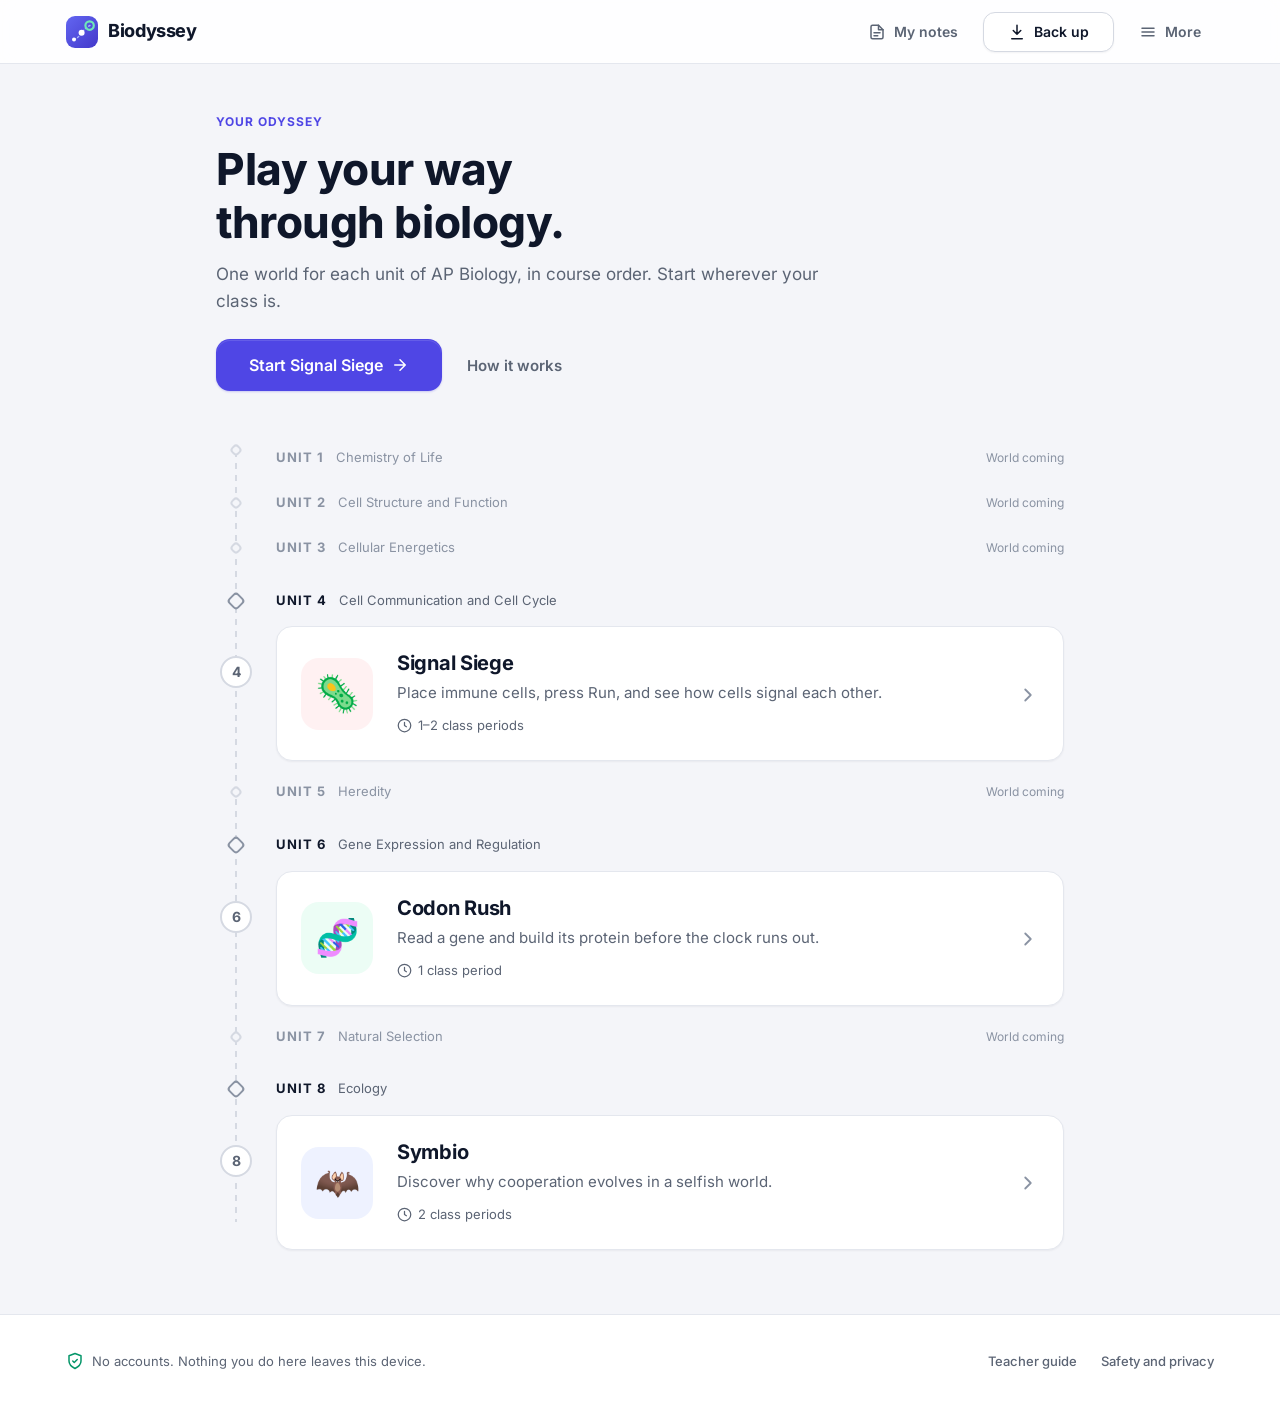
<file: index.html>
<!DOCTYPE html>
<html lang="en">
<head>
<meta charset="utf-8">
<meta name="viewport" content="width=device-width, initial-scale=1, viewport-fit=cover">
<meta http-equiv="Content-Security-Policy" content="default-src 'self'; script-src 'self' 'unsafe-inline'; style-src 'self' 'unsafe-inline'; img-src 'self' data: blob:; font-src 'self'; connect-src 'none'; form-action 'none'; base-uri 'none'; object-src 'none'; frame-src 'none'">
<meta name="referrer" content="no-referrer">
<title>Biodyssey · A journey through the worlds of biology</title>
<meta name="description" content="Free classroom biology games, one world for each unit of AP Biology.">
<meta name="theme-color" content="#4f46e5">
<link rel="icon" href="data:image/svg+xml,%3Csvg xmlns='http://www.w3.org/2000/svg' viewBox='0 0 32 32'%3E%3Crect width='32' height='32' rx='9' fill='%234f46e5'/%3E%3Ccircle cx='8' cy='23.5' r='2' fill='%23fff'/%3E%3Ccircle cx='15.6' cy='16.8' r='3' fill='%23fff'/%3E%3Ccircle cx='23.6' cy='9.6' r='4.2' fill='none' stroke='%236ee7b7' stroke-width='2.2'/%3E%3C/svg%3E">
<link rel="stylesheet" href="core/biodyssey.css">
<style>
  .hero { margin-bottom: var(--s7); }
  .hero .bd-h1 { max-width: 14ch; }
  .hero-meta { display: flex; flex-wrap: wrap; gap: var(--s2); }
  .how { display: grid; grid-template-columns: repeat(3, 1fr); gap: var(--s3); margin-top: var(--s4); }
  .how > div { background: var(--bd-surface); border: 1px solid var(--bd-line); border-radius: var(--r-card); padding: var(--s4); display: flex; flex-direction: column; gap: var(--s1); animation: bd-rise .2s var(--ease); }
  .how b { font-size: 15px; }
  .how p { font-size: 14px; color: var(--bd-muted); }
  .how .n { width: 28px; height: 28px; border-radius: 50%; background: var(--bd-brand-50); color: var(--bd-brand-600); display: grid; place-items: center; font-weight: 700; font-size: 13px; margin-bottom: var(--s2); }
  .nudge { margin-bottom: var(--s5); }

  /* The route: a scale rail on the left, worlds along it. */
  .route { list-style: none; margin: 0; padding: 0; position: relative; display: flex; flex-direction: column; gap: var(--s3); }
  .route::before { content: ""; position: absolute; left: 19px; top: 12px; bottom: 28px; width: 2px; background: repeating-linear-gradient(to bottom, var(--bd-line-2) 0 6px, transparent 6px 12px); }
  .route li { position: relative; padding-left: 60px; }
  .level { display: flex; align-items: baseline; gap: var(--s3); padding: var(--s4) 0 var(--s1); }
  .level:first-child { padding-top: 0; }
  .level::before { content: ""; position: absolute; left: 13px; top: calc(var(--s4) + 4px); width: 14px; height: 14px; border-radius: 4px; transform: rotate(45deg); background: var(--bd-canvas); border: 2px solid var(--bd-faint); }
  .level:first-child::before { top: 4px; }
  .level b { font-size: 13px; font-weight: 700; letter-spacing: .08em; text-transform: uppercase; color: var(--bd-ink); }
  .level span { font-size: 13px; color: var(--bd-muted); }
  .level.empty { padding-top: var(--s2); }
  .level.empty b, .level.empty span { color: var(--bd-faint); }
  .level.empty::before { border-color: var(--bd-line-2); width: 10px; height: 10px; left: 15px; top: calc(var(--s2) + 6px); }
  .level.empty:first-child::before { top: 6px; }
  .level em { font-style: normal; font-size: 12px; color: var(--bd-faint); margin-left: auto; }
  @media (max-width: 640px) { .level.empty::before { left: 11px; } .level { flex-wrap: wrap; row-gap: 0; } }

  .marker { position: absolute; left: 4px; top: 30px; width: 32px; height: 32px; border-radius: 50%; display: grid; place-items: center;
    background: var(--bd-surface); border: 2px solid var(--bd-line-2); color: var(--bd-muted); font-weight: 700; font-size: 14px; z-index: 1; }
  .marker .bd-ic { width: 16px; height: 16px; stroke-width: 2.6; }
  .st-started .marker { border-color: var(--bd-brand); color: var(--bd-brand); box-shadow: 0 0 0 4px var(--bd-brand-50); }
  .st-goal .marker { background: var(--bd-good); border-color: var(--bd-good); color: #fff; }
  .st-stretch .marker { background: var(--bd-warn); border-color: var(--bd-warn); color: #fff; }
  .st-soon .marker { background: var(--bd-soft-2); border-style: dashed; color: var(--bd-faint); }

  .world { display: flex; align-items: center; gap: var(--s5); padding: var(--s5); background: var(--bd-surface); border: 1px solid var(--bd-line);
    border-radius: var(--r-card); box-shadow: var(--shadow-sm); color: var(--bd-ink); text-decoration: none; transition: border-color .15s var(--ease), box-shadow .15s var(--ease), transform .15s var(--ease); }
  a.world:hover { border-color: var(--bd-brand-100); box-shadow: var(--shadow); transform: translateY(-1px); }
  a.world:hover .go { color: var(--bd-brand); transform: translateX(2px); }
  .art { width: 72px; height: 72px; border-radius: 18px; display: grid; place-items: center; font-size: 36px; flex: none; }
  .wbody { flex: 1; min-width: 0; display: flex; flex-direction: column; gap: 6px; }
  .wtop { font-size: 12px; font-weight: 700; letter-spacing: .08em; text-transform: uppercase; color: var(--bd-muted); }
  .world h2 { font-size: 20px; font-weight: 700; letter-spacing: -.015em; }
  .world p { color: var(--bd-muted); font-size: 15px; }
  .wmeta { display: flex; flex-wrap: wrap; gap: var(--s2); margin-top: var(--s1); align-items: center; }
  .wmeta .time { display: inline-flex; align-items: center; gap: 6px; font-size: 13px; color: var(--bd-muted); margin-right: var(--s1); }
  .wmeta .time .bd-ic { width: 15px; height: 15px; }
  .go { color: var(--bd-faint); transition: transform .15s var(--ease), color .15s; }
  .st-soon .world { background: transparent; box-shadow: none; border-style: dashed; }
  .st-soon .art { filter: grayscale(.6); opacity: .7; }
  .route .end { padding-top: var(--s4); font-size: 14px; color: var(--bd-muted); }
  .route .end::before { content: ""; position: absolute; left: 15px; top: calc(var(--s4) + 4px); width: 10px; height: 10px; border-radius: 50%; background: var(--bd-line-2); }

  @media (max-width: 640px) {
    .bd-page { padding-top: var(--s6); }
    .hero { margin-bottom: var(--s6); }
    .how { grid-template-columns: 1fr; }
    .route li { padding-left: 48px; }
    .route::before { left: 15px; }
    .marker { left: 0; top: 22px; }
    .level::before { left: 9px; }
    .route .end::before { left: 11px; }
    .world { gap: var(--s4); padding: var(--s4); align-items: flex-start; }
    .art { width: 52px; height: 52px; border-radius: 14px; font-size: 26px; }
    .go { display: none; }
    .world h2 { font-size: 18px; }
    .world p { font-size: 14px; }
  }
</style>
</head>
<body class="bd">
<main class="bd-main">
  <div class="bd-page">
    <header class="bd-header hero">
      <div class="bd-kicker">Your odyssey</div>
      <h1 class="bd-h1">Play your way through biology.</h1>
      <p class="bd-goal">One world for each unit of AP Biology, in course order. Start wherever your class is.</p>
      <div class="bd-actions">
        <a class="bd-btn lg" id="primary" href="#">Start</a>
        <button class="bd-btn ghost" type="button" id="how-btn" aria-expanded="false" aria-controls="how">How it works</button>
      </div>
      <div class="how" id="how" hidden>
        <div><span class="n">1</span><b>Play a world</b><p>Each one takes a class period or two. Go in any order.</p></div>
        <div><span class="n">2</span><b>Take notes</b><p>Every world has a Notes button. Print them all as a study guide.</p></div>
        <div><span class="n">3</span><b>Back up</b><p>Progress saves in this browser. A backup keeps it safe.</p></div>
      </div>
    </header>

    <div class="bd-callout warn nudge" data-backup-nudge hidden>
      <svg class="bd-ic" aria-hidden="true"><use href="#bdi-alert"/></svg>
      <div class="grow"><span id="nudge-text">Your progress isn't backed up yet.</span> <button class="bd-link" type="button" id="nudge-btn">Back up now</button></div>
    </div>

    <ol class="route" id="route" aria-label="Worlds, in AP Biology unit order"></ol>
  </div>
</main>

<script src="worlds/registry.js"></script>
<script src="core/biodyssey.js"></script>
<script>
(function () {
  const B = Biodyssey, esc = B.esc, icon = B.icon;
  B.page();

  const last = B.store.get('last', null);
  const open = B.worlds.filter(w => w.status === 'open').sort((a, b) => a.unit - b.unit);
  const route = document.getElementById('route');

  function render() {
    let html = '';
    B.units.forEach(unit => {
      const ws = B.worlds.filter(w => w.unit === unit.n);
      html += `<li class="level${ws.length ? '' : ' empty'}"><b>Unit ${unit.n}</b><span>${esc(unit.name)}</span>${ws.length ? '' : '<em>World coming</em>'}</li>`;
      ws.forEach(w => {
        const soon = w.status !== 'open';
        const st = soon ? 'soon' : B.worldState(w.id);
        const marker = soon ? icon('lock') : st === 'goal' ? icon('check') : st === 'stretch' ? icon('star') : w.unit;
        const chips = [];
        if (soon) chips.push('<span class="bd-chip line">Coming soon</span>');
        else {
          if (st === 'started') chips.push('<span class="bd-chip brand">In progress</span>');
          if (st === 'goal' || st === 'stretch') chips.push(`<span class="bd-chip good">${icon('check')}Goal reached</span>`);
          if ((B.progress.get(w.id) || {}).stretch) chips.push(`<span class="bd-chip warn">${icon('star')}Stretch goal</span>`);
          if (w.id === last) chips.push(`<span class="bd-chip line">${icon('pin')}You were here</span>`);
        }
        const inner = `<span class="art" style="background:${esc(w.tint)}" aria-hidden="true">${w.art}</span>
          <span class="wbody"><h2>${esc(w.title)}</h2><p>${esc(w.goal)}</p>
            <span class="wmeta"><span class="time">${icon('clock')}${esc(w.time)}</span>${chips.join('')}</span></span>
          ${soon ? '' : `<span class="go">${icon('chevron-right', 'lg')}</span>`}`;
        html += `<li class="st-${st}" id="w-${w.id}"><span class="marker" aria-hidden="true">${marker}</span>
          ${soon ? `<div class="world" aria-label="${esc(w.title)}: coming soon">${inner}</div>` : `<a class="world" id="go-${w.id}" href="${esc(w.path)}">${inner}</a>`}</li>`;
      });
    });
    route.innerHTML = html;
  }
  render();

  // The one primary action: continue the last world, or start the first unfinished one.
  const btn = document.getElementById('primary');
  const unfinished = w => B.worldState(w.id) === 'new' || B.worldState(w.id) === 'started';
  const next = open.find(w => w.id === last && unfinished(w)) || open.find(unfinished) || open.find(w => w.id === last) || open[0];
  const started = B.worldState(next.id) !== 'new';
  btn.innerHTML = `${started ? 'Continue' : 'Start'} ${esc(next.title)}${icon('arrow-right')}`;
  btn.href = next.path;

  const how = document.getElementById('how'), howBtn = document.getElementById('how-btn');
  howBtn.onclick = () => { how.hidden = !how.hidden; howBtn.setAttribute('aria-expanded', !how.hidden); };
  const lb = B.store.get('lastBackup', null);
  if (lb) document.getElementById('nudge-text').textContent = 'Your last backup was ' + B.ago(lb) + '.';
  document.getElementById('nudge-btn').onclick = () => B.openBackup('save');
})();
</script>
</body>
</html>
</file>
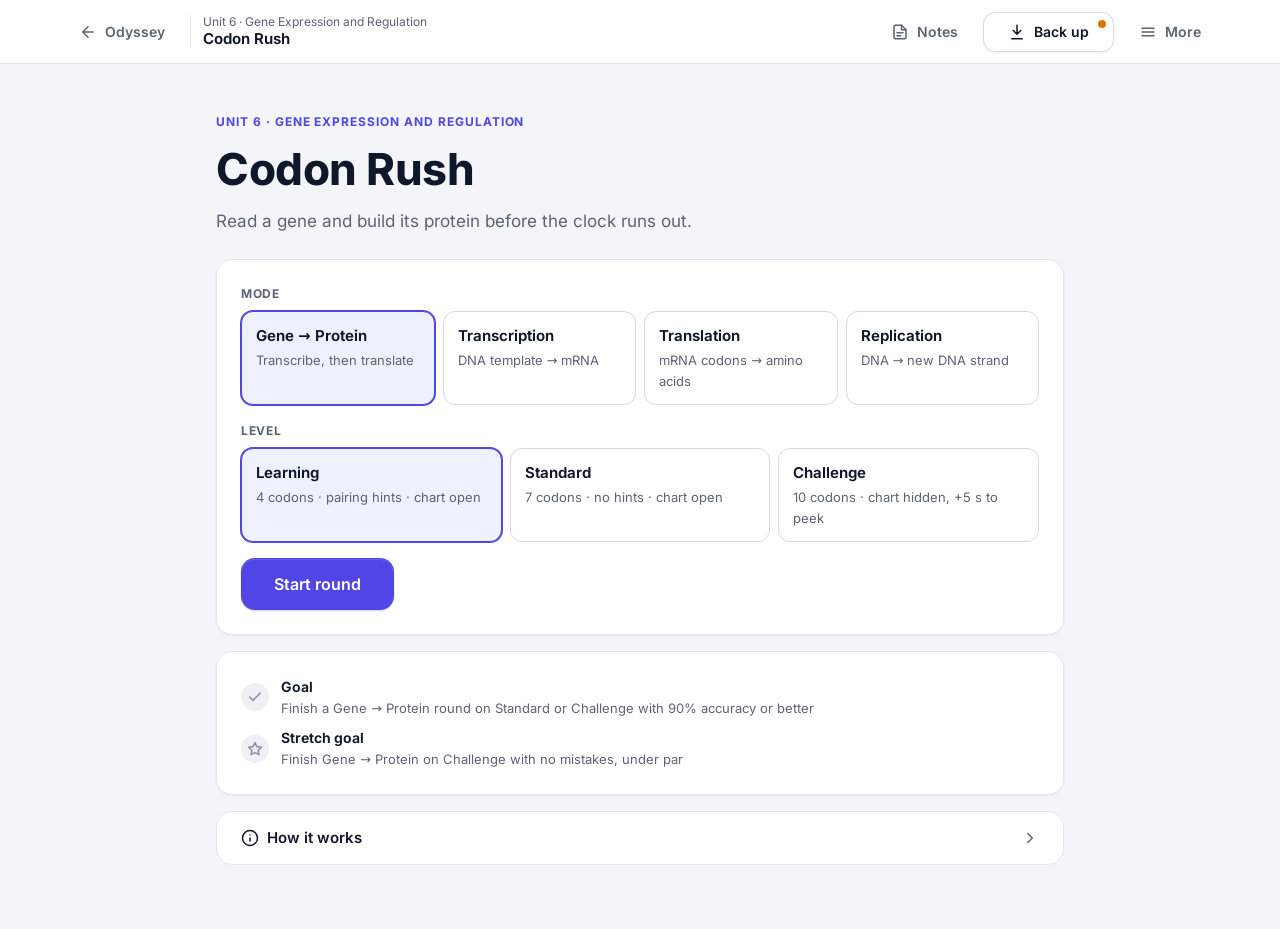
<file: worlds/codon-rush/index.html>
<!DOCTYPE html>
<html lang="en">
<head>
<meta charset="utf-8">
<meta name="viewport" content="width=device-width, initial-scale=1, viewport-fit=cover">
<meta http-equiv="Content-Security-Policy" content="default-src 'self'; script-src 'self' 'unsafe-inline'; style-src 'self' 'unsafe-inline'; img-src 'self' data: blob:; font-src 'self'; connect-src 'none'; form-action 'none'; base-uri 'none'; object-src 'none'; frame-src 'none'">
<meta name="referrer" content="no-referrer">
<title>Codon Rush · Biodyssey</title>
<meta name="description" content="Read a gene and build its protein: DNA replication, transcription and translation against the clock.">
<meta name="theme-color" content="#4f46e5">
<link rel="icon" href="data:image/svg+xml,%3Csvg xmlns='http://www.w3.org/2000/svg' viewBox='0 0 32 32'%3E%3Crect width='32' height='32' rx='9' fill='%234f46e5'/%3E%3Ccircle cx='8' cy='23.5' r='2' fill='%23fff'/%3E%3Ccircle cx='15.6' cy='16.8' r='3' fill='%23fff'/%3E%3Ccircle cx='23.6' cy='9.6' r='4.2' fill='none' stroke='%236ee7b7' stroke-width='2.2'/%3E%3C/svg%3E">
<link rel="stylesheet" href="../../core/biodyssey.css">
<style>
/* Codon Rush, on the Biodyssey design system. Base colors are game pieces (A green, U/T red, G gold, C blue). */
.cr{
  --panel:var(--bd-surface); --panel-2:var(--bd-soft); --ink:var(--bd-ink); --muted:var(--bd-muted); --line:var(--bd-line);
  --accent:var(--bd-brand); --accent-ink:#fff; --accent-soft:var(--bd-brand-50);
  --A:#16a34a; --U:#dc2626; --T:#dc2626; --G:#ca8a04; --C:#2563eb;
  --ok:var(--bd-good); --err:var(--bd-bad); --err-soft:var(--bd-bad-50);
  --f-display:var(--font); --f-mono:var(--mono); --tile:26px;
}
.cr .stack{display:flex;flex-direction:column;gap:var(--s4)}
.cr .label{font-size:12px;font-weight:700;letter-spacing:.06em;text-transform:uppercase;color:var(--muted)}
.cr .note{font-size:13px;color:var(--muted);margin:0;max-width:65ch}
.cr .mono{font-family:var(--f-mono);font-variant-numeric:tabular-nums}

/* base tiles */
.b{width:var(--tile);height:30px;border-radius:6px;display:inline-grid;place-items:center;font-family:var(--f-mono);font-weight:700;font-size:15px;color:#fff;background:var(--muted);flex:none}
.b[data-b="A"]{background:var(--A)} .b[data-b="U"]{background:var(--U)} .b[data-b="T"]{background:var(--T)}
.b[data-b="G"]{background:var(--G)} .b[data-b="C"]{background:var(--C)}
.b.empty{background:transparent;border:2px dashed var(--bd-line-2)}
.b.cur{border:2px solid var(--accent);background:var(--accent-soft)}
.b.cur::after{content:"";width:2px;height:16px;background:var(--accent);animation:blink 1s steps(1) infinite}
.b.bad{background:var(--err-soft);border:2px solid var(--err);color:var(--err);animation:shake .3s}
.b.bad::after{display:none}
.b.pop{animation:pop .22s ease-out}
@keyframes blink{50%{opacity:0}}
@keyframes pop{0%{transform:scale(.6)}100%{transform:scale(1)}}
@keyframes shake{25%{transform:translateX(-4px)}75%{transform:translateX(4px)}}

/* strand */
.strand{display:flex;flex-wrap:wrap;gap:12px 8px;align-items:flex-start}
.grp{display:flex;gap:4px;padding:6px;border-radius:10px;border:2px solid transparent;position:relative}
.grp .col{display:flex;flex-direction:column;gap:4px}
.trip{display:flex;gap:3px;height:30px}
.aa{height:26px;border-radius:13px;display:grid;place-items:center;font-family:var(--f-mono);font-weight:700;font-size:13px;border:2px dashed var(--bd-line-2);color:var(--muted)}
.aa.done{border:2px solid var(--accent);background:var(--accent-soft);color:var(--ink)}
.aa.stop{border:2px solid var(--err);background:var(--err-soft);color:var(--err)}
.grp.reading{border-color:var(--accent);background:var(--panel-2)}
.grp.reading::before{content:"ribosome";position:absolute;top:-11px;left:8px;background:var(--accent);color:#fff;font-size:10px;font-weight:700;letter-spacing:.08em;text-transform:uppercase;padding:0 6px;border-radius:4px;line-height:16px}
.ends{display:flex;flex-direction:column;gap:4px;font-family:var(--f-mono);font-size:12px;font-weight:700;color:var(--muted)}
.ends span{height:30px;display:grid;place-items:center;min-width:18px}
.ends span.e-aa{height:26px}
.legend{display:flex;flex-wrap:wrap;gap:4px 16px;font-size:13px;color:var(--muted)}
.legend b{color:var(--ink);font-weight:650}

/* setup */
.stage{border-radius:var(--r-ctl);overflow:hidden;background:#0c1216}
.stage canvas{display:block;width:100%;height:260px}
@media (min-width:640px){.stage canvas{height:300px}}
fieldset{border:0;padding:0;margin:0;display:flex;flex-direction:column;gap:var(--s2);min-width:0}
legend{padding:0;margin-bottom:var(--s2)}
.chips{display:grid;grid-template-columns:repeat(auto-fit,minmax(170px,1fr));gap:var(--s2)}
.chip{display:flex;flex-direction:column;gap:2px;padding:12px 14px;border:1.5px solid var(--bd-line-2);border-radius:var(--r-ctl);background:var(--bd-surface);cursor:pointer;transition:border-color .15s,background .15s}
.chip:hover{border-color:var(--bd-faint)}
.chip input{position:absolute;opacity:0;pointer-events:none}
.chip strong{font-size:15px;font-weight:650}
.chip span{font-size:13px;color:var(--muted)}
.chip:has(input:checked){border-color:var(--accent);background:var(--accent-soft);box-shadow:0 0 0 1px var(--accent)}
.chip:has(input:focus-visible){outline:3px solid var(--accent);outline-offset:2px}
.bests{display:grid;grid-template-columns:repeat(auto-fit,minmax(170px,1fr));gap:var(--s2);font-size:13px}
.bests div{padding:10px 12px;border-radius:var(--r-sm);background:var(--panel-2);display:flex;flex-direction:column}
.bests .mono{font-size:16px;color:var(--ink);font-weight:600}

/* game */
.ghead{display:flex;align-items:center;justify-content:space-between;gap:var(--s3);flex-wrap:wrap}
.hud{display:grid;grid-template-columns:repeat(3,1fr);gap:var(--s2)}
.hud div{background:var(--panel);border:1px solid var(--line);border-radius:var(--r-ctl);padding:10px 14px;display:flex;flex-direction:column;min-width:0}
.hud .mono{font-size:22px;font-weight:700}
.hud .pen{font-size:12px;color:var(--err);font-family:var(--f-mono);min-height:1em}
.phases{display:flex;gap:6px;flex-wrap:wrap}
.phase{font-weight:600;font-size:13px;padding:4px 12px;border-radius:999px;background:var(--bd-soft-2);color:var(--muted)}
.phase.on{background:var(--accent);color:#fff}
.phase.done{background:var(--bd-good-50);color:var(--bd-good-ink)}
.instr h3{font-size:20px;font-weight:700}
.instr p{margin:4px 0 0;color:var(--muted);max-width:65ch}
.pairs{display:flex;gap:10px;flex-wrap:wrap;margin-top:8px;font-family:var(--f-mono);font-weight:700;font-size:14px}
.pairs span{display:inline-flex;align-items:center;gap:4px}
.pairs .b{width:22px;height:24px;font-size:13px}
.tray{position:sticky;bottom:0;background:rgba(244,245,249,.94);backdrop-filter:blur(8px);-webkit-backdrop-filter:blur(8px);padding-block:12px calc(12px + env(safe-area-inset-bottom,0px));z-index:5;border-top:1px solid var(--line);margin-inline:-16px;padding-inline:16px}
.bases{display:grid;grid-template-columns:repeat(4,1fr);gap:10px}
.bk{border:0;border-radius:14px;min-height:68px;font-family:var(--f-mono);font-weight:700;font-size:30px;color:#fff;display:flex;flex-direction:column;align-items:center;justify-content:center;line-height:1;cursor:pointer;box-shadow:inset 0 -3px 0 rgba(0,0,0,.15)}
.bk:active{transform:translateY(1px)}
.bk small{font-family:var(--font);font-size:11px;font-weight:500;opacity:.92;margin-top:4px}
.bk[data-b="A"]{background:var(--A)} .bk[data-b="U"],.bk[data-b="T"]{background:var(--U)} .bk[data-b="G"]{background:var(--G)} .bk[data-b="C"]{background:var(--C)}
.opts{display:grid;grid-template-columns:repeat(2,1fr);gap:10px}
.opt{border:1.5px solid var(--bd-line-2);background:var(--panel);border-radius:14px;padding:12px;min-height:64px;text-align:left;display:flex;gap:10px;align-items:center;cursor:pointer}
.opt:hover{border-color:var(--accent)}
.opt .k{font-family:var(--f-mono);font-size:12px;color:var(--muted);border:1px solid var(--line);border-radius:4px;padding:0 5px;flex:none}
.opt .n{display:flex;flex-direction:column;min-width:0}
.opt strong{font-family:var(--f-mono);font-size:18px}
.opt span{font-size:13px;color:var(--muted)}
.opt:disabled{opacity:.45;text-decoration:line-through;border-color:var(--err);cursor:not-allowed}
.opt.stopopt strong{color:var(--err)}
.chartwrap{display:flex;flex-direction:column;gap:var(--s2)}
.chartbar{display:flex;justify-content:space-between;align-items:center;gap:var(--s2);flex-wrap:wrap}
.scroll{overflow-x:auto}
table.code{border-collapse:collapse;font-family:var(--f-mono);font-size:12px;min-width:100%}
table.code th{font-weight:700;font-size:12px;color:var(--muted);padding:4px 6px}
table.code td{border:1px solid var(--line);padding:4px 6px;vertical-align:top;white-space:nowrap;line-height:1.55}
table.code td .s{color:var(--err);font-weight:700}
table.code td .m{color:var(--A);font-weight:700}
table.code th.r{color:var(--ink)}

/* results */
.res-head{display:flex;justify-content:space-between;gap:var(--s3);flex-wrap:wrap;align-items:flex-start}
.res-head h2{font-size:26px;font-weight:700}
.res-meta{color:var(--muted);font-size:14px}
.stats{display:grid;grid-template-columns:repeat(4,1fr);gap:var(--s2)}
.stats div{background:var(--panel-2);border:1px solid var(--line);border-radius:var(--r-ctl);padding:10px 14px;display:flex;flex-direction:column;min-width:0}
.stats .mono{font-size:24px;font-weight:700}
.stats .big{color:var(--accent)}
.protein{display:flex;flex-wrap:wrap;gap:4px;align-items:center}
.protein .aa{padding:0 10px}
.review{margin:0;padding-left:20px;display:flex;flex-direction:column;gap:6px}
@media (max-width:560px){
  .stats{grid-template-columns:repeat(2,1fr)}
  .cr{--tile:24px}
  .hud .mono{font-size:19px}
  .cr .bd-page{padding-top:var(--s5)}
}
@media (prefers-reduced-motion:reduce){.cr *{animation:none!important}}
</style>
</head>
<body class="bd">
<main class="bd-main cr">
<div class="bd-page">

  <!-- SETUP -->
  <section id="setup" class="stack">
    <header class="bd-header" style="margin-bottom:var(--s2)">
      <div class="bd-kicker">Unit 6 · Gene Expression and Regulation</div>
      <h1 class="bd-h1">Codon Rush</h1>
      <p class="bd-goal">Read a gene and build its protein before the clock runs out.</p>
    </header>

    <div class="bd-card stack">
      <fieldset>
        <legend class="label">Mode</legend>
        <div class="chips">
          <label class="chip"><input type="radio" name="mode" id="m-full" value="full" checked><strong>Gene → Protein</strong><span>Transcribe, then translate</span></label>
          <label class="chip"><input type="radio" name="mode" id="m-transcribe" value="transcribe"><strong>Transcription</strong><span>DNA template → mRNA</span></label>
          <label class="chip"><input type="radio" name="mode" id="m-translate" value="translate"><strong>Translation</strong><span>mRNA codons → amino acids</span></label>
          <label class="chip"><input type="radio" name="mode" id="m-replicate" value="replicate"><strong>Replication</strong><span>DNA → new DNA strand</span></label>
        </div>
      </fieldset>
      <fieldset>
        <legend class="label">Level</legend>
        <div class="chips">
          <label class="chip"><input type="radio" name="level" id="l-learn" value="learn" checked><strong>Learning</strong><span>4 codons · pairing hints · chart open</span></label>
          <label class="chip"><input type="radio" name="level" id="l-std" value="std"><strong>Standard</strong><span>7 codons · no hints · chart open</span></label>
          <label class="chip"><input type="radio" name="level" id="l-chal" value="chal"><strong>Challenge</strong><span>10 codons · chart hidden, +5 s to peek</span></label>
        </div>
      </fieldset>
      <div class="bd-actions"><button class="bd-btn lg" id="startBtn" type="button">Start round</button></div>
    </div>

    <div class="bd-card"><ul class="bd-goals" id="goals"></ul></div>

    <details class="bd-more" id="howto">
      <summary><svg class="bd-ic" aria-hidden="true"><use href="#bdi-info"/></svg>How it works<svg class="bd-ic" aria-hidden="true"><use href="#bdi-chevron-right"/></svg></summary>
      <div class="bd-more-body">
        <p>Transcribe a DNA template into mRNA one base at a time. Then act as the ribosome and translate each codon into its amino acid. Every wrong move lowers your accuracy.</p>
        <div class="stage"><canvas id="demoCv" role="img" aria-label="Animation of a ribosome reading mRNA codons and adding amino acids to a growing protein chain"></canvas></div>
        <div class="label">Example of a finished round</div>
        <div class="strand" id="example"></div>
        <div class="legend"><span><b>Top:</b> DNA template strand</span><span><b>Middle:</b> mRNA</span><span><b>Bottom:</b> amino acid chain</span></div>
        <p class="note">Score: accuracy × 10 (up to 1000), plus 10 points for every second under par. Keyboard: A U T G C for bases, 1–4 for amino acids.</p>
      </div>
    </details>

    <div class="bd-card stack" id="bestCard" hidden>
      <div class="label">Your best scores</div>
      <div class="bests" id="bests"></div>
    </div>
  </section>

  <!-- GAME -->
  <section id="game" class="stack" hidden>
    <div class="ghead"><span class="bd-chip brand" id="subline"></span><button class="bd-btn ghost" id="quitBtn" type="button">Quit round</button></div>
    <div class="hud">
      <div><span class="label">Time</span><span class="mono" id="hTime">0:00.0</span><span class="pen" id="hPen"></span></div>
      <div><span class="label">Accuracy</span><span class="mono" id="hAcc">100%</span><span class="pen" id="hErr"></span></div>
      <div><span class="label">Par</span><span class="mono" id="hPar">0:00</span><span class="pen"></span></div>
    </div>
    <div class="phases" id="phases"></div>
    <div class="instr" id="instr" aria-live="polite"></div>
    <div class="stage"><canvas id="stageCv" role="img" aria-label="Live view of the enzyme or ribosome working along the strand as you play"></canvas></div>
    <div class="bd-card"><div class="strand" id="strand"></div></div>
    <div class="legend" id="gLegend"></div>
    <div class="bd-card chartwrap" id="chartCard" hidden>
      <div class="chartbar">
        <span class="label">Genetic code · mRNA codons</span>
        <button class="bd-btn secondary" id="peekBtn" type="button" hidden>Peek at chart (+5 s)</button>
      </div>
      <div class="scroll" id="chartBox"></div>
    </div>
    <div class="tray" id="tray"></div>
  </section>

  <!-- RESULTS -->
  <section id="results" class="stack" hidden>
    <div class="bd-card stack" id="resCard"></div>
    <div class="bd-actions">
      <button class="bd-btn lg" id="againBtn" type="button">Play again</button>
      <button class="bd-btn secondary" id="printBtn" type="button"><svg class="bd-ic" aria-hidden="true"><use href="#bdi-printer"/></svg>Print my results</button>
      <button class="bd-btn ghost" id="setupBtn" type="button">Change settings</button>
    </div>
  </section>

</div>
</main>

<script src="../registry.js"></script>
<script src="../../core/biodyssey.js"></script>
<script>Biodyssey.page({ world: 'codon-rush', footer: false });</script>
<script>
(function(){
const B='UCAG';
const CODE='FFLLSSSSYY**CC*WLLLLPPPPHHQQRRRRIIIMTTTTNNKKSSRRVVVVAAAADDEEGGGG';
const AA={F:['Phe','Phenylalanine'],L:['Leu','Leucine'],S:['Ser','Serine'],Y:['Tyr','Tyrosine'],C:['Cys','Cysteine'],W:['Trp','Tryptophan'],
 P:['Pro','Proline'],H:['His','Histidine'],Q:['Gln','Glutamine'],R:['Arg','Arginine'],I:['Ile','Isoleucine'],M:['Met','Methionine'],
 T:['Thr','Threonine'],N:['Asn','Asparagine'],K:['Lys','Lysine'],V:['Val','Valine'],A:['Ala','Alanine'],D:['Asp','Aspartic acid'],
 E:['Glu','Glutamic acid'],G:['Gly','Glycine'],'*':['Stop','Stop codon']};
const tr=c=>CODE[B.indexOf(c[0])*16+B.indexOf(c[1])*4+B.indexOf(c[2])];
const ALL=[];for(const a of B)for(const b of B)for(const c of B)ALL.push(a+b+c);
const SENSE=ALL.filter(c=>tr(c)!=='*'&&c!=='AUG');
const STOPS=['UAA','UAG','UGA'];
const M2T={U:'A',A:'T',G:'C',C:'G'};      // mRNA base -> template DNA base
const T2M={A:'U',T:'A',G:'C',C:'G'};      // template DNA -> mRNA
const DNA={A:'T',T:'A',G:'C',C:'G'};
const LEVELS={learn:{n:4,chart:'open',hint:true,label:'Learning'},std:{n:7,chart:'open',hint:false,label:'Standard'},chal:{n:10,chart:'peek',hint:false,label:'Challenge'}};
const MODES={full:{label:'Gene → Protein',rows:['dna','mrna','aa']},transcribe:{label:'Transcription',rows:['dna','mrna']},
 translate:{label:'Translation',rows:['mrna','aa']},replicate:{label:'Replication',rows:['parent','new']}};
const ENDS={dna:["3'","5'"],mrna:["5'","3'"],aa:['N','C'],parent:["3'","5'"],new:["5'","3'"]};
const $=id=>document.getElementById(id);
const rand=a=>a[Math.floor(Math.random()*a.length)];
const shuffle=a=>{for(let i=a.length-1;i>0;i--){const j=Math.floor(Math.random()*(i+1));[a[i],a[j]]=[a[j],a[i]]}return a};
const fmt=s=>{const m=Math.floor(s/60);const r=s-m*60;return m+':'+(r<10?'0':'')+r.toFixed(1)};
const fmtPar=s=>{s=Math.round(s);return Math.floor(s/60)+':'+String(s%60).padStart(2,'0')};
const W=Biodyssey.world('codon-rush');
const store={get:k=>W.store.get(k,null),set:(k,v)=>W.store.set(k,v)};

let st=null, timer=null, flash=null, popIdx=-1;

/* ---------- strand rendering ---------- */
function tile(base,cls=''){return base?`<span class="b ${cls}" data-b="${base}">${base}</span>`:`<span class="b empty ${cls}"></span>`}
function renderStrand(el,s){
  const rows=MODES[s.mode].rows, n=s.codons.length;
  let h='';
  for(let g=0;g<n;g++){
    const reading=s.phase==='translate'&&g===s.ci;
    h+=`<div class="grp${reading?' reading':''}" data-g="${g}">`;
    if(g===0)h+=`<div class="ends">${rows.map(r=>`<span class="${r==='aa'?'e-aa':''}">${ENDS[r][0]}</span>`).join('')}</div>`;
    h+='<div class="col">';
    for(const r of rows){
      if(r==='aa'){
        const a=s.aa[g];
        if(a)h+=`<div class="aa ${a==='*'?'stop':'done'}">${AA[a][0]}</div>`;
        else h+=`<div class="aa">${reading?'?':''}</div>`;
        continue;
      }
      h+='<div class="trip">';
      for(let k=0;k<3;k++){
        const i=g*3+k;
        if(r==='dna'||r==='parent'){h+=tile(s.top[i]);continue}
        // built row (mrna or new)
        if(s.mode==='translate'||i<s.built){h+=tile(s.target[i],i===popIdx?'pop':'')}
        else if(i===s.built&&s.phase!=='done'){
          h+=flash?`<span class="b bad">${flash}</span>`:`<span class="b empty cur"></span>`;
        } else h+=tile('');
      }
      h+='</div>';
    }
    h+='</div>';
    if(g===n-1)h+=`<div class="ends">${rows.map(r=>`<span class="${r==='aa'?'e-aa':''}">${ENDS[r][1]}</span>`).join('')}</div>`;
    h+='</div>';
  }
  el.innerHTML=h;
}

/* ---------- example on setup ---------- */
(function(){
  const codons=['AUG','UGG','CAU','UAA'], target=codons.join('');
  renderStrand($('example'),{mode:'full',codons,target,top:[...target].map(b=>M2T[b]).join(''),built:12,aa:codons.map(tr),phase:'done',ci:-1});
})();

/* ---------- animated cell scene (canvas) ---------- */
const SC={bg:'#0c1216',fg:'#d8e2e6',dim:'rgba(216,226,230,.32)',y:'#f2d14b',bad:'#f0675b',bead:'#f7efcc',
  base:{A:'#4cc070',U:'#f0675b',T:'#f0675b',G:'#e0a82a',C:'#5b93ec'},
  body:'rgba(118,134,150,.30)',edge:'rgba(242,209,75,.55)'};
const RM=window.matchMedia?matchMedia('(prefers-reduced-motion: reduce)'):{matches:false};
const FONT_M='700 15px "JetBrains Mono", ui-monospace, monospace';
const FONT_D='Inter, system-ui, sans-serif';
const SCENES=[];
function makeScene(canvas,getView){
  const ctx=canvas.getContext('2d');
  const S={w:0,h:0,off:null,flash:0,ok:0,chain:[],fly:[],free:[],released:false,relT:0,t:0,phase:null,pulse:0};
  function resize(){
    const r=canvas.getBoundingClientRect(), d=window.devicePixelRatio||1;
    if(!r.width)return;
    S.w=r.width;S.h=r.height;canvas.width=Math.round(r.width*d);canvas.height=Math.round(r.height*d);ctx.setTransform(d,0,0,d,0,0);
    S.free=Array.from({length:Math.max(14,Math.round(S.w/18))},()=>({x:Math.random()*S.w,fy:Math.random(),vx:(Math.random()-.5)*.25,vy:(Math.random()-.5)*.12,r:2+Math.random()*1.8}));
  }
  if(window.ResizeObserver)new ResizeObserver(resize).observe(canvas);else addEventListener('resize',resize);
  S.reset=()=>{S.off=null;S.chain=[];S.fly=[];S.released=false;S.relT=0;S.flash=0;S.ok=0;S.phase=null};
  S.hit=(good,aa)=>{
    const v=getView();
    if(!good){S.flash=1;return}
    S.ok=1;
    if(aa==='*'){S.released=true;S.relT=0;return}
    if(aa&&S.w){const sp=spacing();S.fly.push({sx:20+Math.random()*(S.w-40),sy:S.h-14,t:0,aa})}
  };
  S.release=()=>{S.released=true;S.relT=0};
  function spacing(){return Math.max(14,Math.min(19,S.w/24))}
  function letter(ch,x,y,col,alpha){ctx.globalAlpha=alpha;ctx.fillStyle=col;ctx.fillText(ch,x,y);ctx.globalAlpha=1}
  function ellipse(x,y,rx,ry,fill,stroke){ctx.beginPath();ctx.ellipse(x,y,rx,ry,0,0,Math.PI*2);ctx.fillStyle=fill;ctx.fill();ctx.lineWidth=2;ctx.strokeStyle=stroke;ctx.stroke()}
  function rrect(x,y,w,h,r){ctx.beginPath();ctx.roundRect?ctx.roundRect(x,y,w,h,r):ctx.rect(x,y,w,h)}
  function counter(n,word){
    ctx.textAlign='left';ctx.textBaseline='alphabetic';
    ctx.fillStyle='#ffffff';ctx.font=`700 ${S.w<420?34:42}px ${FONT_D}`;ctx.fillText(String(n),14,S.h-30);
    ctx.fillStyle=SC.dim;ctx.font=`600 13px ${FONT_D}`;ctx.fillText(word,15,S.h-12);
  }
  function tag(t1,t2,x,y,align){
    ctx.textAlign=align||'left';ctx.fillStyle=SC.fg;ctx.font=`600 14px ${FONT_D}`;ctx.fillText(t1,x,y);
    if(t2){ctx.fillStyle=SC.dim;ctx.font=`400 12px ${FONT_D}`;ctx.fillText(t2,x,y+15)}
  }
  function freeDots(y0,y1){
    ctx.fillStyle='rgba(170,182,190,.45)';
    for(const p of S.free){
      if(!RM.matches){p.x+=p.vx;p.fy+=p.vy/(y1-y0||1);if(p.x<0)p.x+=S.w;if(p.x>S.w)p.x-=S.w;if(p.fy<0||p.fy>1)p.vy*=-1,p.fy=Math.min(1,Math.max(0,p.fy))}
      ctx.beginPath();ctx.arc(p.x,y0+p.fy*(y1-y0),p.r,0,Math.PI*2);ctx.fill();
    }
  }
  function stepChain(ax,ay){
    const C=S.chain, n=C.length; if(!n)return;
    let mx=0,my=0;for(const b of C){mx+=b.x;my+=b.y}mx/=n;my/=n;
    const fold=S.released?0.012:(n>7?0.0025:0);
    for(let k=0;k<n;k++){const b=C[k];
      if(!RM.matches){
        b.vx=b.vx*0.88+Math.sin(S.t*0.9+k*1.7)*0.05+(mx-b.x)*fold;
        b.vy=b.vy*0.88+Math.cos(S.t*0.7+k*2.3)*0.05-(S.released?0.02:0.09)+(my-b.y)*fold;
        if(S.released)b.vy-=0.02;
        b.x+=b.vx;b.y+=b.vy;
      }
    }
    for(let it=0;it<5;it++){
      if(!S.released){C[0].x=ax;C[0].y=ay}
      for(let k=1;k<n;k++){const a=C[k-1],b=C[k];let dx=b.x-a.x,dy=b.y-a.y,d=Math.hypot(dx,dy)||1,e=(d-12)/d;
        if(S.released){a.x+=dx*e*.5;a.y+=dy*e*.5;b.x-=dx*e*.5;b.y-=dy*e*.5}else{b.x-=dx*e;b.y-=dy*e}}
      for(let i=0;i<n;i++)for(let j=i+2;j<n;j++){const a=C[i],b=C[j];const dx=b.x-a.x,dy=b.y-a.y,d=Math.hypot(dx,dy)||1;
        if(d<14){const e=(14-d)/d*.5;a.x-=dx*e;a.y-=dy*e;b.x+=dx*e;b.y+=dy*e}}
      for(const b of C){b.x=Math.max(10,Math.min(S.w-10,b.x));b.y=Math.max(10,Math.min(ay+4,b.y))}
    }
  }
  function drawChain(){
    const C=S.chain;
    ctx.strokeStyle='rgba(247,239,204,.35)';ctx.lineWidth=2;ctx.beginPath();
    C.forEach((b,k)=>k?ctx.lineTo(b.x,b.y):ctx.moveTo(b.x,b.y));ctx.stroke();
    ctx.shadowColor=SC.y;ctx.shadowBlur=10;ctx.fillStyle=SC.bead;
    for(const b of C){ctx.beginPath();ctx.arc(b.x,b.y,6,0,Math.PI*2);ctx.fill()}
    ctx.shadowBlur=0;
    ctx.font=`600 11px ${FONT_D}`;ctx.textAlign='left';ctx.textBaseline='middle';
    if(C.length&&!S.released){ctx.fillStyle=SC.y;ctx.fillText(AA[C[0].aa][0],C[0].x+10,C[0].y+2)}
  }
  function drawTranslate(v){
    const w=S.w,h=S.h,cx=w/2,yM=Math.round(h*0.66),sp=spacing(),half=1.5*sp,rx=Math.max(80,4.6*sp);
    const mrna=v.codons.join(''), ci=Math.min(v.ci,v.codons.length-1);
    const target=ci*3+1;
    if(S.off===null||S.phase!==v.phase){S.off=target}
    S.phase=v.phase;
    S.off+=RM.matches?(target-S.off):(target-S.off)*0.16;
    freeDots(yM+44,h-8);
    // ribosome separation on release
    const sep=S.released?Math.min(1,S.relT/0.9):0;
    const shake=S.flash?Math.sin(S.t*60)*4*S.flash:0;
    const edge=S.flash>0.05?`rgba(240,103,91,${0.5+S.flash*0.5})`:(S.ok>0.05?`rgba(242,209,75,${0.55+S.ok*0.45})`:SC.edge);
    ctx.globalAlpha=1-sep*0.7;
    ellipse(cx+shake,yM+24+sep*26,rx*0.86,19,SC.body,edge);
    ctx.globalAlpha=1;
    // mRNA backbone + bases
    const x0=cx+half+(0-S.off)*sp, x1=cx+half+(mrna.length-1-S.off)*sp;
    ctx.strokeStyle=SC.dim;ctx.lineWidth=2;ctx.beginPath();ctx.moveTo(Math.max(-5,x0-sp*0.6),yM+4);ctx.lineTo(Math.min(w+5,x1+sp*0.6),yM+4);ctx.stroke();
    ctx.font=FONT_M;ctx.textAlign='center';ctx.textBaseline='alphabetic';
    for(let i=0;i<mrna.length;i++){
      const x=cx+half+(i-S.off)*sp; if(x<-20||x>w+20)continue;
      ctx.fillStyle=SC.dim;ctx.fillRect(x-1,yM+4,2,5);
      const inA=Math.floor(i/3)===ci&&!S.released, inP=Math.floor(i/3)===ci-1&&!S.released;
      letter(mrna[i],x,yM-3,inA?SC.y:SC.base[mrna[i]],inA?1:(inP?0.85:0.6));
    }
    if(!S.released){ctx.strokeStyle=SC.y;ctx.lineWidth=2;ctx.beginPath();ctx.moveTo(cx+half-1.3*sp,yM+13);ctx.lineTo(cx+half+1.3*sp,yM+13);ctx.stroke()}
    // large subunit
    const ly=yM-50-sep*30;
    ctx.globalAlpha=1-sep*0.7;
    ellipse(cx+shake+sep*10,ly,rx,40,SC.body,edge);
    ctx.fillStyle=SC.bg;
    for(const sx of [-half,half]){rrect(cx+shake+sx-8,ly-24,16,42,8);ctx.fill()}
    ctx.font=`600 10px ${FONT_D}`;ctx.fillStyle=SC.dim;ctx.textAlign='center';
    ctx.fillText('P',cx+shake-half,ly+32);ctx.fillText('A',cx+shake+half,ly+32);
    ctx.globalAlpha=1;
    // incoming amino acids
    const ax=cx+half, ay=ly-4;
    S.fly=S.fly.filter(f=>{
      f.t+=RM.matches?1:0.05; const e=1-Math.pow(1-Math.min(1,f.t),3);
      const x=f.sx+(ax-f.sx)*e, y=f.sy+(ay-f.sy)*e;
      ctx.shadowColor=SC.y;ctx.shadowBlur=12;ctx.fillStyle=SC.bead;ctx.beginPath();ctx.arc(x,y,6,0,Math.PI*2);ctx.fill();ctx.shadowBlur=0;
      ctx.fillStyle=SC.y;ctx.font=`600 11px ${FONT_D}`;ctx.textAlign='left';ctx.fillText(AA[f.aa][0],x+9,y+4);
      if(f.t>=1){for(const b of S.chain){b.y-=10}S.chain.unshift({x:cx,y:ly-42,vx:0,vy:-2,aa:f.aa});return false}
      return true;
    });
    stepChain(cx,ly-42);
    drawChain();
    // labels
    if(w>380){tag('mRNA','the instructions',14,yM+30)}
    tag(S.released?'released':'ribosome',S.released?'protein is free':'the builder',Math.min(w-14,cx+rx*0.55),yM+44,'left');
    counter(S.chain.length,'amino acids');
  }
  function drawCopy(v){
    const w=S.w,h=S.h,cx=w/2,sp=spacing(),yT=Math.round(h*0.64),yP=yT-24,rx=Math.max(78,4.4*sp);
    const rep=v.phase==='replicate';
    const tgt=v.target, top=v.top, n=tgt.length, built=Math.min(v.built,n);
    if(S.off===null||S.phase!==v.phase)S.off=built;
    S.phase=v.phase;
    S.off+=RM.matches?(built-S.off):(built-S.off)*0.2;
    freeDots(yT+30,h-8);
    const X=i=>cx+(i-S.off)*sp;
    const bow=x=>Math.exp(-Math.pow((x-cx)/(rx*(rep?0.62:1.05)),2));
    ctx.font=FONT_M;ctx.textAlign='center';ctx.textBaseline='alphabetic';
    // template / parent strand
    ctx.strokeStyle=SC.dim;ctx.lineWidth=2;ctx.beginPath();ctx.moveTo(Math.max(-5,X(0)-sp*.6),yT+5);ctx.lineTo(Math.min(w+5,X(n-1)+sp*.6),yT+5);ctx.stroke();
    for(let i=0;i<n;i++){const x=X(i);if(x<-20||x>w+20)continue;
      ctx.fillStyle=SC.dim;ctx.fillRect(x-1,yT+5,2,5);
      letter(top[i],x,yT,i===built?SC.y:SC.base[top[i]],i===built?1:(Math.abs(x-cx)<rx?0.9:0.5));}
    // partner strand (coding strand for transcription, original partner for replication) lifts open near the enzyme
    const partner=rep?tgt:tgt.replace(/U/g,'T');
    for(let i=0;i<n;i++){
      if(rep&&i<built)continue;
      const x=X(i);if(x<-20||x>w+20)continue;
      const y=yP-bow(x)*(rep?0:38)-(rep&&i>=built?Math.max(0,1-(i-built)/4)*30:0);
      letter(partner[i],x,y,SC.base[partner[i]],0.28);
    }
    // new strand
    for(let i=0;i<built;i++){
      let x=X(i),y=yP;const d=built-1-i;
      if(!rep&&d>=3){const k=d-2;y=yP-k*k*2.4-k*5;x-=k*1.5}
      if(x<-20||x>w+20||y<-10)continue;
      letter(tgt[i],x,y,SC.base[tgt[i]],1);
    }
    // enzyme
    const shake=S.flash?Math.sin(S.t*60)*4*S.flash:0;
    const edge=S.flash>0.05?`rgba(240,103,91,${0.5+S.flash*0.5})`:(S.ok>0.05?`rgba(242,209,75,${0.55+S.ok*0.45})`:SC.edge);
    ellipse(cx+shake,yT-14,rx,40,SC.body,edge);
    // empty slot for the next base
    if(built<n){ctx.setLineDash([4,3]);ctx.strokeStyle=S.flash>0.05?SC.bad:SC.y;ctx.lineWidth=2;rrect(cx-sp*0.45+shake,yP-17,sp*0.9,22,4);ctx.stroke();ctx.setLineDash([]);
      if(Math.floor(S.t*2)%2===0||RM.matches){ctx.fillStyle=SC.y;ctx.fillRect(cx-1+shake,yP-13,2,14)}}
    tag(rep?'parent strand':'DNA template',rep?'the original copy':'the gene',14,yT+28);
    tag(rep?'DNA polymerase':'RNA polymerase','the copier',Math.min(w-14,cx+rx*0.5),yT+44,'left');
    counter(built,rep?'nucleotides added':'mRNA bases');
  }
  S.render=(dt)=>{
    if(!S.w||!canvas.offsetParent)return;
    S.t+=dt;S.flash=Math.max(0,S.flash-dt*2.4);S.ok=Math.max(0,S.ok-dt*2.5);if(S.released)S.relT+=dt;
    ctx.fillStyle=SC.bg;ctx.fillRect(0,0,S.w,S.h);
    const v=getView();if(!v)return;
    if(v.phase==='transcribe'||v.phase==='replicate')drawCopy(v);else drawTranslate(v);
  };
  resize();
  SCENES.push(S);
  return S;
}
let lastT=performance.now();
(function loop(now){const dt=Math.min(0.05,(now-lastT)/1000);lastT=now;for(const s of SCENES)s.render(dt);requestAnimationFrame(loop)})(lastT);

/* demo on the setup screen: a ribosome translating a sample gene on a loop */
const demo={codons:[],ci:0,aa:[],phase:'translate'};
const demoScene=makeScene($('demoCv'),()=>demo);
function demoNew(){demo.codons=['AUG'];for(let i=0;i<10;i++)demo.codons.push(rand(SENSE));demo.codons.push(rand(STOPS));demo.ci=0;demo.aa=[];demoScene.reset()}
demoNew();
setInterval(()=>{
  if($('setup').hidden)return;
  if(demo.wait){if(--demo.wait===0)demoNew();return}
  const a=tr(demo.codons[demo.ci]);demo.aa.push(a);demoScene.hit(true,a);
  if(a==='*')demo.wait=4;else demo.ci++;
},1000);
const gameScene=makeScene($('stageCv'),()=>st);

/* ---------- genetic code chart ---------- */
function chartHTML(){
  let h='<table class="code"><thead><tr><th>1st</th>'+[...B].map(b=>`<th>2nd ${b}</th>`).join('')+'<th>3rd</th></tr></thead><tbody>';
  for(const a of B){
    h+=`<tr><th class="r">${a}</th>`;
    for(const b of B){
      h+='<td>'+[...B].map(c=>{const cod=a+b+c,x=tr(cod);
        const cls=x==='*'?'s':(cod==='AUG'?'m':'');
        return `${cod} <span class="${cls}">${AA[x][0]}</span>`}).join('<br>')+'</td>';
    }
    h+='<th>'+[...B].join('<br>')+'</th></tr>';
  }
  return h+'</tbody></table>';
}
$('chartBox').innerHTML=chartHTML();

/* ---------- bests ---------- */
function bestKey(m,l){return `best.${m}.${l}`}
function renderBests(){
  let h='',any=false;
  for(const m in MODES)for(const l in LEVELS){
    const b=store.get(bestKey(m,l));if(!b)continue;any=true;
    h+=`<div><span class="label">${MODES[m].label} · ${LEVELS[l].label}</span><span class="mono">${b.score} pts</span><span>${fmt(b.time)} · ${b.acc}%</span></div>`;
  }
  $('bests').innerHTML=h;$('bestCard').hidden=!any;
}
renderBests();

/* ---------- round setup ---------- */
function val(name){return document.querySelector(`input[name="${name}"]:checked`).value}
function newRound(mode,level){
  popIdx=-1;flash=null;gameScene.reset();
  const L=LEVELS[level], codons=['AUG'];
  for(let i=0;i<L.n-2;i++)codons.push(rand(SENSE));
  codons.push(rand(STOPS));
  const mrna=codons.join('');
  let top,target;
  if(mode==='replicate'){top=mrna.replace(/U/g,'T');target=[...top].map(b=>DNA[b]).join('')}
  else{top=[...mrna].map(b=>M2T[b]).join('');target=mrna}
  const bases=target.length, nC=codons.length;
  const perCodon=L.chart==='peek'?7:4.5;
  let par=0;
  if(mode==='full')par=bases*1.4+nC*perCodon;
  else if(mode==='transcribe'||mode==='replicate')par=bases*1.4;
  else par=nC*perCodon;
  st={mode,level,codons,top,target,built:mode==='translate'?bases:0,aa:[],ci:0,
      phase:mode==='translate'?'translate':(mode==='replicate'?'replicate':'transcribe'),
      actions:0,correct:0,mistakes:[],penalty:0,peeks:0,start:performance.now(),par,opts:[],wrongOpts:new Set()};
  if(st.phase==='translate')makeOptions();
  $('setup').hidden=true;$('results').hidden=true;$('game').hidden=false;
  $('subline').textContent=`${MODES[mode].label} · ${L.label}`;
  $('hPar').textContent=fmtPar(par);
  clearInterval(timer);timer=setInterval(tick,100);
  draw();window.scrollTo({top:0});
}
function elapsed(){return (performance.now()-st.start)/1000+st.penalty}
function tick(){if(st)$('hTime').textContent=fmt(st.endTime??elapsed())}

/* ---------- options for translation ---------- */
function makeOptions(){
  const cod=st.codons[st.ci], right=tr(cod), picks=new Set([right]);
  const near=[];
  for(let p=2;p>=0;p--)for(const x of B){if(x===cod[p])continue;const m=cod.slice(0,p)+x+cod.slice(p+1);const y=tr(m);if(y!==right)near.push(y)}
  for(const y of shuffle([...new Set(near)])){if(picks.size>=3)break;picks.add(y)}
  const pool=shuffle(Object.keys(AA).filter(k=>!picks.has(k)));
  while(picks.size<4)picks.add(pool.pop());
  st.opts=shuffle([...picks]);st.wrongOpts=new Set();
}

/* ---------- drawing ---------- */
function draw(){
  const L=LEVELS[st.level];
  // phases
  const ph=st.mode==='full'?[['transcribe','1 · Transcribe'],['translate','2 · Translate']]:
    [[st.phase,{transcribe:'Transcribe',translate:'Translate',replicate:'Replicate'}[st.phase]]];
  const order=['transcribe','translate'];
  $('phases').innerHTML=ph.map(([k,t])=>{
    let c='phase';if(k===st.phase)c+=' on';else if(order.indexOf(k)<order.indexOf(st.phase))c+=' done';
    return `<span class="${c}">${t}</span>`}).join('');
  // instructions
  let ins='';
  const pair=(a,b)=>`<span>${tile(a)}→${tile(b)}</span>`;
  if(st.phase==='transcribe'){
    ins=`<h3>Build the mRNA</h3><p>Read the DNA template strand left to right (3′→5′) and add the complementary RNA base for each one.</p>`;
    if(L.hint)ins+=`<div class="pairs">${pair('A','U')}${pair('T','A')}${pair('G','C')}${pair('C','G')}</div>`;
  }else if(st.phase==='replicate'){
    ins=`<h3>Build the new DNA strand</h3><p>DNA polymerase reads the parent strand (3′→5′) and builds the new strand 5′→3′, adding the complementary base for each one.</p>`;
    if(L.hint)ins+=`<div class="pairs">${pair('A','T')}${pair('T','A')}${pair('G','C')}${pair('C','G')}</div>`;
  }else{
    ins=`<h3>Translate codon ${st.ci+1} of ${st.codons.length}</h3><p>You are the ribosome. Read the highlighted mRNA codon and pick the amino acid it codes for${st.ci===st.codons.length-1?' (or STOP)':''}.</p>`;
  }
  $('instr').innerHTML=ins;
  // legend
  const lg={dna:'<b>Top:</b> DNA template',mrna:'<b>mRNA</b>',aa:'<b>Bottom:</b> amino acid chain',parent:'<b>Top:</b> parent DNA strand',new:'<b>Bottom:</b> new DNA strand'};
  $('gLegend').innerHTML=MODES[st.mode].rows.map(r=>`<span>${lg[r]}</span>`).join('');
  renderStrand($('strand'),st);
  // chart
  const showChart=st.phase==='translate';
  $('chartCard').hidden=!showChart;
  if(showChart){
    const peek=L.chart==='peek';
    $('peekBtn').hidden=!peek;
    if(peek){$('chartBox').hidden=!st.chartOpen;$('peekBtn').textContent=st.chartOpen?'Hide chart':'Peek at chart (+5 s)'}
    else $('chartBox').hidden=false;
  }
  // tray
  if(st.phase==='translate'){
    $('tray').innerHTML='<div class="opts">'+st.opts.map((k,i)=>`<button type="button" class="opt${k==='*'?' stopopt':''}" data-aa="${k}" ${st.wrongOpts.has(k)?'disabled':''}>
      <span class="k">${i+1}</span><span class="n"><strong>${k==='*'?'STOP':AA[k][0]}</strong><span>${AA[k][1]}</span></span></button>`).join('')+'</div>';
  }else{
    const set=st.phase==='replicate'?['A','T','G','C']:['A','U','G','C'];
    const names={A:'adenine',U:'uracil',T:'thymine',G:'guanine',C:'cytosine'};
    $('tray').innerHTML='<div class="bases">'+set.map(b=>`<button type="button" class="bk" data-b="${b}">${b}<small>${names[b]}</small></button>`).join('')+'</div>';
  }
  updHud();
  const cur=$('strand').querySelector('.cur,.reading,.bad');
  if(cur){const r=cur.getBoundingClientRect();if(r.bottom>innerHeight-180||r.top<0)cur.scrollIntoView({block:'center',behavior:'smooth'})}
}
function updHud(){
  const acc=st.actions?Math.round(st.correct/st.actions*100):100;
  $('hAcc').textContent=acc+'%';
  const e=st.mistakes.length;$('hErr').textContent=e?`${e} error${e>1?'s':''}`:'';
  $('hPen').textContent=st.penalty?`incl. +${st.penalty} s chart`:'';
}

/* ---------- input ---------- */
function pressBase(b){
  if(!st||(st.phase!=='transcribe'&&st.phase!=='replicate'))return;
  const i=st.built, expected=st.target[i], given=st.top[i];
  st.actions++;
  if(b===expected){
    st.correct++;st.built++;popIdx=i;flash=null;gameScene.hit(true);
    if(st.built===st.target.length){
      if(st.mode==='full'){st.phase='translate';st.ci=0;makeOptions()}
      else return finish();
    }
  }else{
    st.mistakes.push({kind:st.phase,given,expected,got:b});
    flash=b;popIdx=-1;gameScene.hit(false);
    setTimeout(()=>{if(flash===b){flash=null;renderStrand($('strand'),st)}},380);
  }
  draw();
}
function pickAA(k){
  if(!st||st.phase!=='translate'||st.wrongOpts.has(k))return;
  const cod=st.codons[st.ci], right=tr(cod);
  st.actions++;popIdx=-1;
  if(k===right){
    st.correct++;st.aa.push(k);gameScene.hit(true,k);
    if(right==='*'){
      st.endTime=elapsed();clearInterval(timer);tick();st.phase='releasing';
      const round=st;renderStrand($('strand'),st);$('tray').innerHTML='';
      $('instr').innerHTML='<h3>Stop codon reached</h3><p>No tRNA matches a stop codon. A release factor binds instead, the ribosome comes apart, and the finished protein is set free.</p>';
      setTimeout(()=>{if(st===round)finish()},1800);return;
    }
    st.ci++;makeOptions();
  }else{
    st.mistakes.push({kind:'translate',codon:cod,expected:right,got:k});
    st.wrongOpts.add(k);gameScene.hit(false);
  }
  draw();
}
$('tray').addEventListener('click',e=>{
  const bb=e.target.closest('.bk');if(bb)return pressBase(bb.dataset.b);
  const o=e.target.closest('.opt');if(o)pickAA(o.dataset.aa);
});
document.addEventListener('keydown',e=>{
  if(!st||$('game').hidden||e.target.closest('input,textarea,dialog')||e.metaKey||e.ctrlKey||e.altKey)return;
  const k=e.key.toUpperCase();
  if('AUTGC'.includes(k)&&k.length===1&&(st.phase==='transcribe'||st.phase==='replicate')){e.preventDefault();pressBase(k)}
  else if(/^[1-4]$/.test(k)&&st.phase==='translate'){const o=st.opts[+k-1];if(o)pickAA(o)}
});
$('peekBtn').addEventListener('click',()=>{
  if(!st)return;
  if(!st.chartOpen){st.penalty+=5;st.peeks++}
  st.chartOpen=!st.chartOpen;draw();
});
$('quitBtn').addEventListener('click',()=>{clearInterval(timer);st=null;showSetup()});

/* ---------- results ---------- */
function reviewNotes(){
  const groups={};
  const add=(key,text)=>{groups[key]=groups[key]||{text,n:0};groups[key].n++};
  for(const m of st.mistakes){
    if(m.kind==='transcribe'){
      if(m.expected==='U'&&m.got==='T')add('t4u','You used T instead of U. RNA uses uracil (U), not thymine.');
      else if(m.got===m.given)add('copy-t','You copied the DNA base instead of pairing it. Each mRNA base is the complement of the template base.');
      else add('mp-'+m.given+m.got,`You paired DNA ${m.given} with ${m.got}. DNA ${m.given} pairs with RNA ${m.expected}.`);
    }else if(m.kind==='replicate'){
      if(m.got==='U')add('u-dna','You used U in DNA. Uracil only appears in RNA; DNA uses thymine (T).');
      else if(m.got===m.given)add('copy-r','You copied the parent base instead of pairing it. A pairs with T, G pairs with C.');
      else add('mp-'+m.given+m.got,`You paired ${m.given} with ${m.got}. ${m.given} pairs with ${m.expected}.`);
    }else{
      const g=m.got==='*'?'STOP':AA[m.got][0], e=m.expected==='*'?'STOP':AA[m.expected][0];
      add('c-'+m.codon+m.got,`Codon ${m.codon} codes for ${e}, not ${g}.`);
    }
  }
  return Object.values(groups);
}
function finish(){
  clearInterval(timer);
  const time=st.endTime??elapsed(), acc=st.actions?Math.round(st.correct/st.actions*1000)/10:100;
  const bonus=Math.max(0,Math.round((st.par-time)*10));
  const score=Math.round(acc*10)+bonus;
  const key=bestKey(st.mode,st.level), prev=store.get(key);
  const isBest=!prev||score>prev.score;
  if(isBest)store.set(key,{score,time,acc});
  st.phase='done';
  const notes=reviewNotes();
  const date=new Date().toLocaleDateString(undefined,{month:'short',day:'numeric',year:'numeric'});
  let h=`<div class="res-head"><div><h2>Round complete</h2>
    <div class="res-meta">${MODES[st.mode].label} · ${LEVELS[st.level].label} · ${date}</div></div>${isBest?'<span class="bd-chip brand">New best</span>':''}</div>
    <div class="stats">
      <div><span class="label">Score</span><span class="mono big">${score}</span></div>
      <div><span class="label">Time</span><span class="mono">${fmt(time)}</span></div>
      <div><span class="label">Accuracy</span><span class="mono">${acc}%</span></div>
      <div><span class="label">Errors</span><span class="mono">${st.mistakes.length}</span></div>
    </div>
    <p class="note">Par was ${fmtPar(st.par)}. Speed bonus: ${bonus} pts.${st.peeks?` Chart peeks: ${st.peeks} (+${st.penalty} s).`:''}</p>`;
  if(st.mode!=='replicate'){
    h+=`<div class="stack" style="gap:8px"><span class="label">mRNA</span><div class="mono" style="overflow-wrap:anywhere">5′ ${st.codons.join(' ')} 3′</div></div>`;
  }else{
    h+=`<div class="stack" style="gap:8px"><span class="label">New DNA strand</span><div class="mono" style="overflow-wrap:anywhere">5′ ${st.target.match(/.{1,3}/g).join(' ')} 3′</div></div>`;
  }
  if(st.aa.length){
    h+=`<div class="stack" style="gap:8px"><span class="label">Protein built</span><div class="protein">${st.aa.map(a=>`<span class="aa ${a==='*'?'stop':'done'}">${AA[a][0]}</span>`).join('')}</div></div>`;
  }
  h+=`<div class="stack" style="gap:8px"><span class="label">What to review</span>`+
    (notes.length?`<ul class="review">${notes.slice(0,8).map(n=>`<li>${n.text}${n.n>1?` <span class="mono">(×${n.n})</span>`:''}</li>`).join('')}</ul>`:'<p class="note">No mistakes. Try a harder level or a faster time.</p>')+'</div>';
  h+=goalsResult(time,acc);
  last={mode:st.mode,level:st.level,score,time,acc,par:st.par,errors:st.mistakes.length,peeks:st.peeks,penalty:st.penalty,bonus,
    codons:st.codons.slice(),target:st.target,aa:st.aa.slice(),notes:notes.map(n=>({text:n.text,n:n.n})),date};
  $('resCard').innerHTML=h;
  $('game').hidden=true;$('results').hidden=false;window.scrollTo({top:0});
  renderBests();
}
/* ---------- Biodyssey: goals, results printout ---------- */
let last=null;
const GOAL_ACC=90;
function goalsResult(time,acc){
  // Goal: Gene → Protein on Standard or Challenge with 90%+ accuracy. Stretch: Challenge, no mistakes, under par.
  // Calibrated by simulation (docs/DESIGN.md): a careful player reaches the goal in most rounds; the stretch takes practice.
  const full=st.mode==='full';
  const goal=full&&(st.level==='std'||st.level==='chal')&&acc>=GOAL_ACC;
  const stretch=full&&st.level==='chal'&&st.mistakes.length===0&&time<=st.par;
  W.report({goal,stretch,summary:'Best: '+bestSummary()});
  renderGoals();
  if(!full)return '<p class="note">Goals count Gene → Protein rounds. This round was practice.</p>';
  const msg=stretch?'You reached the stretch goal this round.':goal?'You reached the goal this round.':
    (st.level==='learn'?'Goals start at the Standard level. Try Standard next.':`The goal needs ${GOAL_ACC}% accuracy. Slow down a little and check each pair.`);
  return `<div class="bd-callout ${goal?'good':''}">${Biodyssey.icon(goal?'check-circle':'info')}<div class="grow">${msg}</div></div>`;
}
function bestSummary(){
  const b=store.get(bestKey('full','chal'))||store.get(bestKey('full','std'));
  return b?b.score+' pts':'no Gene → Protein round yet';
}
function renderGoals(){
  const p=W.progress(), g=W.info.goals;
  $('goals').innerHTML=`<li class="goal ${p.goal?'done':''}"><span class="bd-goal-ic">${Biodyssey.icon('check')}</span><span><b>Goal</b><small>${g.goal}</small></span></li>
    <li class="stretch ${p.stretch?'done':''}"><span class="bd-goal-ic">${Biodyssey.icon('star')}</span><span><b>Stretch goal</b><small>${g.stretch}</small></span></li>`;
}
renderGoals();
function printResults(){
  if(!last)return;
  const L=last, p=W.progress(), g=W.info.goals, esc=Biodyssey.esc;
  W.print('Codon Rush results',`
    <h2>My round</h2>
    <table><tr><th>Mode</th><td>${MODES[L.mode].label}</td><th>Level</th><td>${LEVELS[L.level].label}</td></tr>
      <tr><th>Score</th><td>${L.score} points</td><th>Time</th><td>${fmt(L.time)} (par ${fmtPar(L.par)})</td></tr>
      <tr><th>Accuracy</th><td>${L.acc}%</td><th>Errors</th><td>${L.errors}${L.peeks?` (chart peeks: ${L.peeks})`:''}</td></tr></table>
    <h2>Goals</h2>
    <ul><li><b>${p.goal?'Reached':'Not yet'}:</b> ${esc(g.goal)}</li><li><b>${p.stretch?'Reached':'Not yet'}:</b> ${esc(g.stretch)} (stretch goal)</li></ul>
    <h2>Sequences</h2>
    ${L.mode==='replicate'?`<p><b>New DNA strand:</b> <span style="font-family:var(--mono)">5′ ${L.target.match(/.{1,3}/g).join(' ')} 3′</span></p>`
      :`<p><b>mRNA:</b> <span style="font-family:var(--mono)">5′ ${L.codons.join(' ')} 3′</span></p>`}
    ${L.aa.length?`<p><b>Protein:</b> ${L.aa.map(a=>a==='*'?'Stop':AA[a][0]).join(' – ')}</p>`:''}
    <h2>What to review</h2>
    ${L.notes.length?`<ul>${L.notes.slice(0,8).map(n=>`<li>${n.text}${n.n>1?` (×${n.n})`:''}</li>`).join('')}</ul>`:'<p>No mistakes in this round.</p>'}
    <h2>Reflection</h2>
    <p><b>Pick one codon from your round. Explain how the DNA template determined which amino acid the ribosome added.</b></p>
    <div class="lines"></div><div class="lines"></div><div class="lines"></div><div class="lines"></div>`);
}
$('printBtn').addEventListener('click',printResults);
function escapeHTML(s){return s.replace(/[&<>"']/g,c=>({'&':'&amp;','<':'&lt;','>':'&gt;','"':'&quot;',"'":'&#39;'}[c]))}
function showSetup(){$('game').hidden=true;$('results').hidden=true;$('setup').hidden=false;$('subline').textContent='DNA → mRNA → protein, against the clock';renderBests()}

$('startBtn').addEventListener('click',()=>newRound(val('mode'),val('level')));
$('againBtn').addEventListener('click',()=>newRound(st.mode,st.level));
$('setupBtn').addEventListener('click',showSetup);
})();
</script>
</body>
</html>
</file>
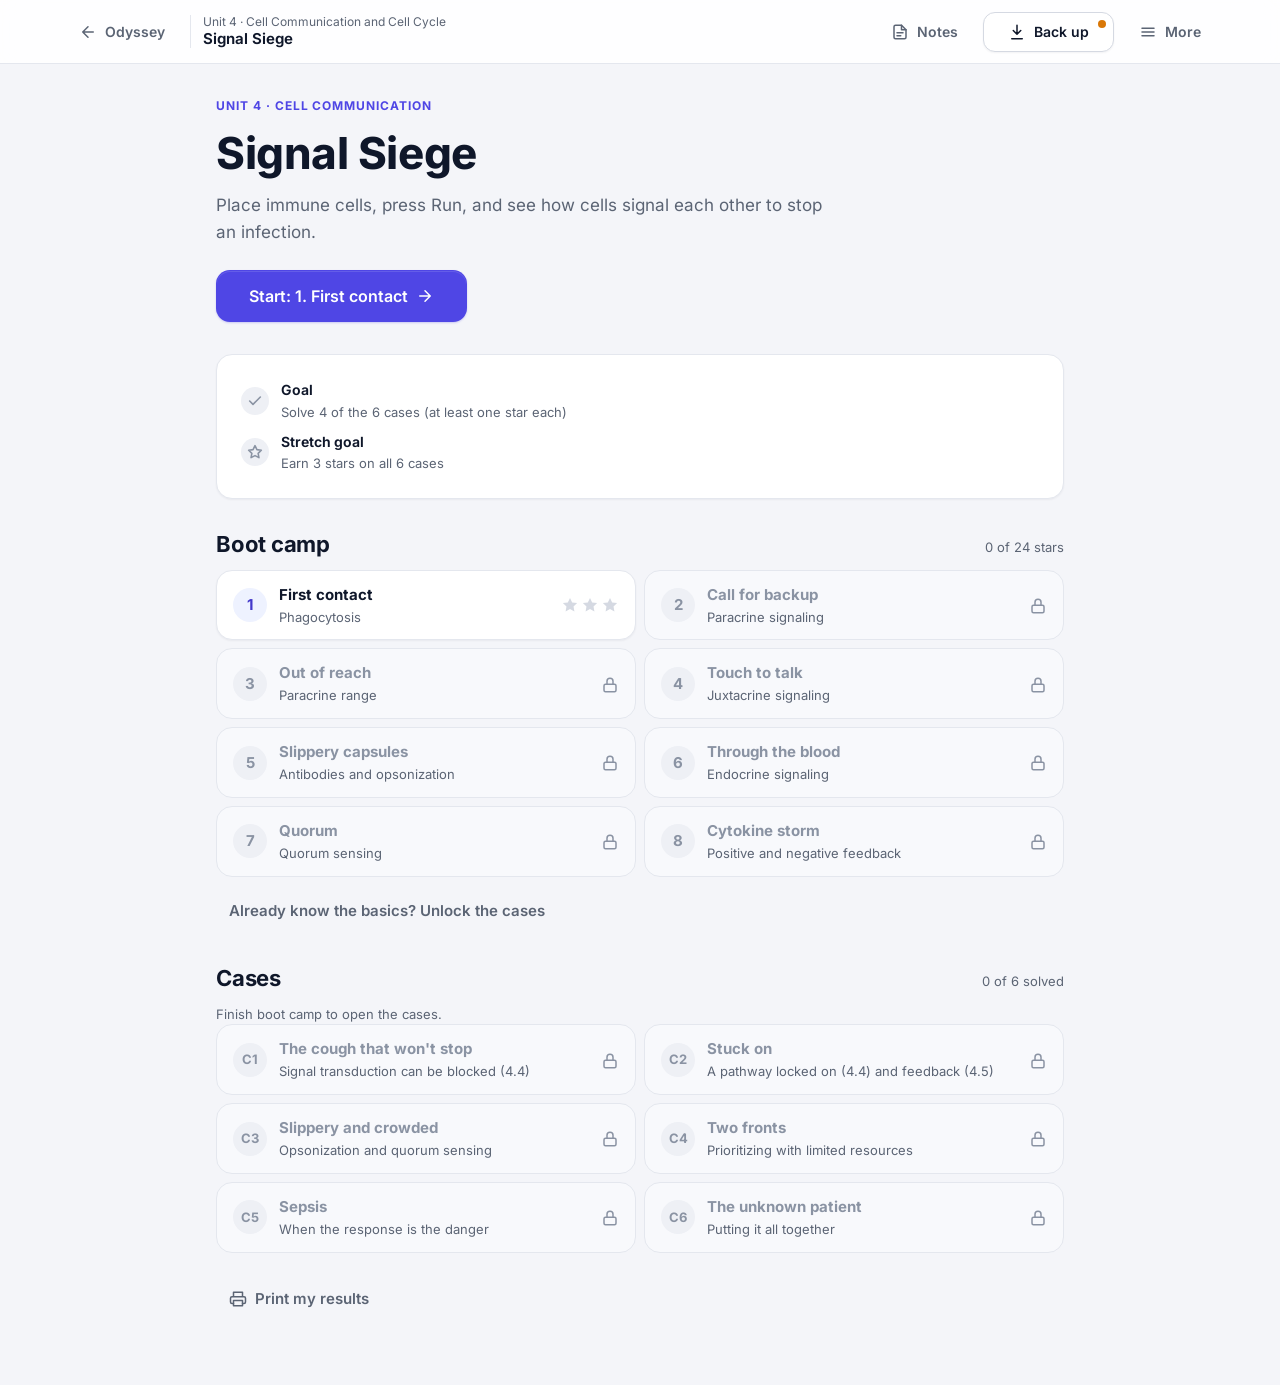
<file: worlds/signal-siege/index.html>
<!DOCTYPE html>
<html lang="en">
<head>
<meta charset="utf-8">
<meta name="viewport" content="width=device-width, initial-scale=1, viewport-fit=cover">
<meta http-equiv="Content-Security-Policy" content="default-src 'self'; script-src 'self' 'unsafe-inline'; style-src 'self' 'unsafe-inline'; img-src 'self' data: blob:; font-src 'self'; connect-src 'none'; form-action 'none'; base-uri 'none'; object-src 'none'; frame-src 'none'">
<meta name="referrer" content="no-referrer">
<title>Signal Siege · Biodyssey</title>
<meta name="description" content="Place immune cells, press Run, and learn how cells signal each other.">
<meta name="theme-color" content="#4f46e5">
<link rel="icon" href="data:image/svg+xml,%3Csvg xmlns='http://www.w3.org/2000/svg' viewBox='0 0 32 32'%3E%3Crect width='32' height='32' rx='9' fill='%234f46e5'/%3E%3Ccircle cx='8' cy='23.5' r='2' fill='%23fff'/%3E%3Ccircle cx='15.6' cy='16.8' r='3' fill='%23fff'/%3E%3Ccircle cx='23.6' cy='9.6' r='4.2' fill='none' stroke='%236ee7b7' stroke-width='2.2'/%3E%3C/svg%3E">
<link rel="stylesheet" href="../../core/biodyssey.css">
<link rel="stylesheet" href="siege.css">
</head>
<body class="bd">
<main class="bd-main ss">

  <!-- ============ Boot camp (level select) ============ -->
  <section id="camp" class="bd-page">
    <header class="bd-header">
      <div class="bd-kicker">Unit 4 · Cell Communication</div>
      <h1 class="bd-h1">Signal Siege</h1>
      <p class="bd-goal">Place immune cells, press Run, and see how cells signal each other to stop an infection.</p>
      <div class="bd-actions"><button class="bd-btn lg" type="button" id="continueBtn">Start</button></div>
    </header>
    <div class="ss-campnotice" id="campNotice" aria-live="polite" hidden></div>
    <div class="bd-card ss-goalcard"><ul class="bd-goals" id="goals"></ul></div>
    <div class="ss-section-head"><h2 class="bd-h2">Boot camp</h2><span class="bd-small" id="campStars"></span></div>
    <ol class="ss-levels" id="levels"></ol>
    <div class="bd-actions ss-skip"><button class="bd-btn ghost" type="button" id="skipBtn">Already know the basics? Unlock the cases</button></div>
    <div class="ss-section-head ss-cases-head"><h2 class="bd-h2">Cases</h2><span class="bd-small" id="caseStars"></span></div>
    <p class="bd-small ss-cases-note" id="casesNote"></p>
    <ol class="ss-levels" id="cases"></ol>
    <div class="bd-actions ss-camp-foot"><button class="bd-btn ghost" type="button" id="printCamp"><svg class="bd-ic" aria-hidden="true"><use href="#bdi-printer"/></svg>Print my results</button></div>
  </section>

  <!-- ============ A level ============ -->
  <section id="play" class="ss-play" hidden>
    <div class="ss-top">
      <button class="bd-btn ghost ss-back" type="button" id="backBtn"><svg class="bd-ic" aria-hidden="true"><use href="#bdi-arrow-left"/></svg>Levels</button>
      <div class="ss-title"><span class="ss-lvl-n" id="lvlN">1</span><div><b id="lvlTitle"></b><span id="lvlTopic"></span></div></div>
    </div>
    <div class="ss-layout">
      <div class="ss-boardwrap">
        <div class="ss-board" id="board" role="grid" aria-label="The board. Bacteria enter at the top and move down their lane."></div>
        <canvas class="ss-fx" id="fx" aria-hidden="true"></canvas>
        <div class="ss-tissue" aria-hidden="true">Your tissue</div>
      </div>
      <div class="ss-side">
        <div class="ss-coach"><div class="ss-chips"><span class="bd-chip" id="atpChip"></span><span class="bd-chip" id="tissueChip"></span></div><div class="ss-coach-body" id="coach" aria-live="polite"></div></div>
        <div class="ss-tray" id="tray" aria-label="Cells you can place"></div>
        <div class="ss-runrow" id="runRow">
          <button class="bd-btn lg ss-run" type="button" id="runBtn"><svg class="bd-ic" aria-hidden="true"><use href="#bdi-play"/></svg>Run</button>
          <button class="bd-btn secondary ss-speedbtn" type="button" id="speedBtn" hidden>Speed: 1×</button>
          <button class="bd-btn ghost" type="button" id="clearBtn">Clear</button>
        </div>
      </div>
    </div>
  </section>
</main>

<script src="../registry.js"></script>
<script src="../../core/biodyssey.js"></script>
<script>Biodyssey.page({ world: 'signal-siege', footer: false });</script>
<script src="engine.js"></script>
<script src="levels.js"></script>
<script src="game.js"></script>
</body>
</html>
</file>
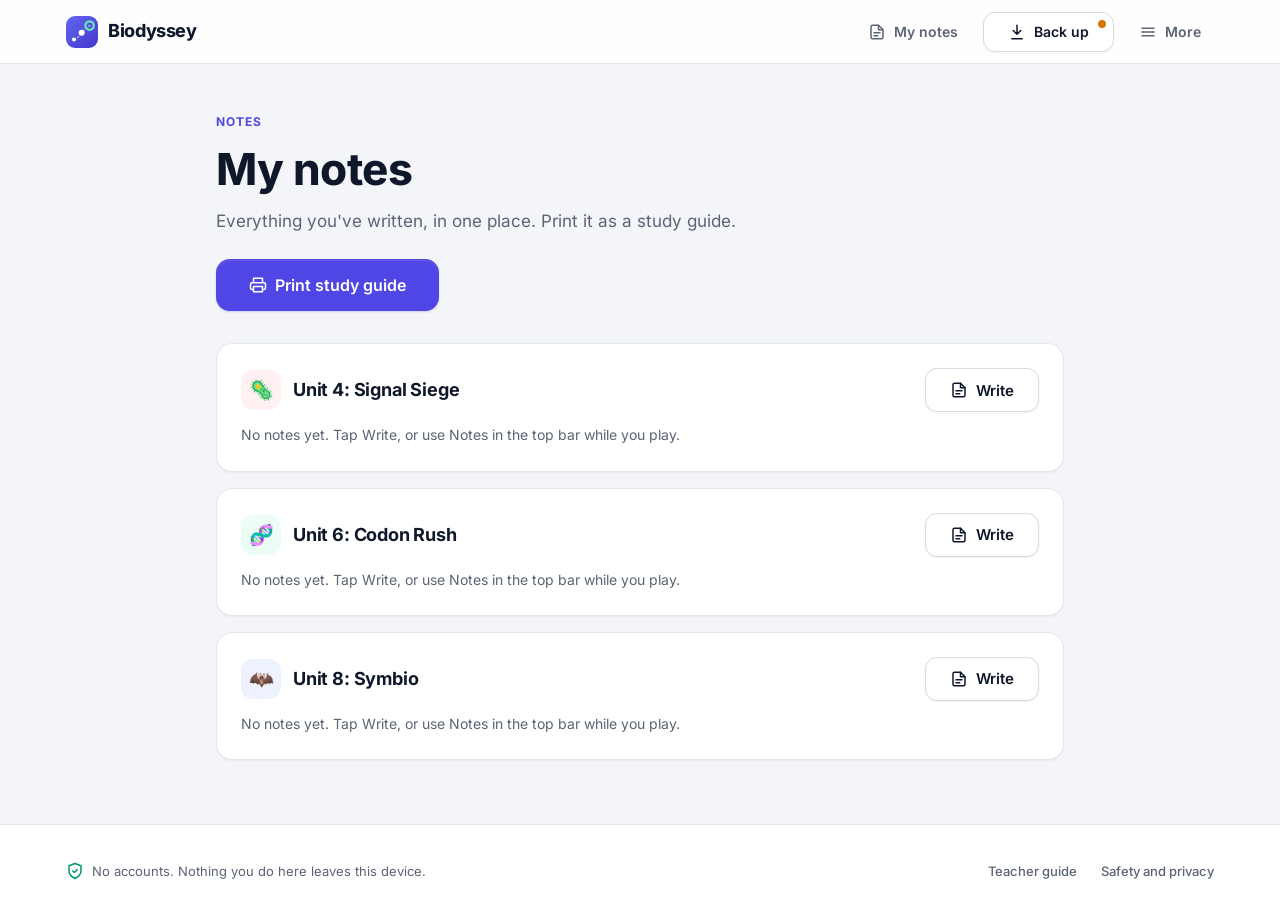
<file: notes.html>
<!DOCTYPE html>
<html lang="en">
<head>
<meta charset="utf-8">
<meta name="viewport" content="width=device-width, initial-scale=1, viewport-fit=cover">
<meta http-equiv="Content-Security-Policy" content="default-src 'self'; script-src 'self' 'unsafe-inline'; style-src 'self' 'unsafe-inline'; img-src 'self' data: blob:; font-src 'self'; connect-src 'none'; form-action 'none'; base-uri 'none'; object-src 'none'; frame-src 'none'">
<meta name="referrer" content="no-referrer">
<title>My notes · Biodyssey</title>
<meta name="theme-color" content="#4f46e5">
<link rel="icon" href="data:image/svg+xml,%3Csvg xmlns='http://www.w3.org/2000/svg' viewBox='0 0 32 32'%3E%3Crect width='32' height='32' rx='9' fill='%234f46e5'/%3E%3Ccircle cx='8' cy='23.5' r='2' fill='%23fff'/%3E%3Ccircle cx='15.6' cy='16.8' r='3' fill='%23fff'/%3E%3Ccircle cx='23.6' cy='9.6' r='4.2' fill='none' stroke='%236ee7b7' stroke-width='2.2'/%3E%3C/svg%3E">
<link rel="stylesheet" href="core/biodyssey.css">
<style>
  .nb { display: flex; flex-direction: column; gap: var(--s3); }
  .nb-head { display: flex; align-items: center; gap: var(--s3); flex-wrap: wrap; }
  .nb-head h2 { font-size: 18px; font-weight: 700; flex: 1; min-width: 0; }
  .nb-art { width: 40px; height: 40px; border-radius: 12px; display: grid; place-items: center; font-size: 20px; flex: none; }
  .nb-text { white-space: pre-wrap; overflow-wrap: anywhere; font-size: 15px; color: var(--bd-ink); border-left: 3px solid var(--bd-brand-100); padding-left: var(--s4); max-height: 240px; overflow: auto; }
  .nb-empty { font-size: 14px; color: var(--bd-muted); }
</style>
</head>
<body class="bd">
<main class="bd-main">
  <div class="bd-page">
    <header class="bd-header">
      <div class="bd-kicker">Notes</div>
      <h1 class="bd-h1">My notes</h1>
      <p class="bd-goal">Everything you've written, in one place. Print it as a study guide.</p>
      <div class="bd-actions"><button class="bd-btn lg" type="button" id="print-guide"><svg class="bd-ic" aria-hidden="true"><use href="#bdi-printer"/></svg>Print study guide</button></div>
    </header>
    <div class="bd-stack" id="list"></div>
  </div>
</main>
<script src="worlds/registry.js"></script>
<script src="core/biodyssey.js"></script>
<script>
(function () {
  const B = Biodyssey, esc = B.esc, icon = B.icon;
  B.page();
  const worlds = B.worlds.filter(w => w.status === 'open').sort((a, b) => a.unit - b.unit);
  const list = document.getElementById('list');

  function goalLine(w) {
    const p = B.progress.get(w.id) || {};
    return (p.goal ? `<span class="bd-chip good">${icon('check')}Goal</span>` : '') + (p.stretch ? `<span class="bd-chip warn">${icon('star')}Stretch</span>` : '');
  }
  function render() {
    let html = '';
    worlds.forEach(w => {
      const text = B.notes.get(w.id);
      html += `<section class="bd-card nb" aria-labelledby="h-${w.id}">
        <div class="nb-head"><span class="nb-art" style="background:${esc(w.tint)}" aria-hidden="true">${w.art}</span>
          <h2 id="h-${w.id}">Unit ${w.unit}: ${esc(w.title)}</h2>${goalLine(w)}
          <button class="bd-btn secondary" type="button" data-edit="${w.id}" id="edit-${w.id}">${icon('notes')}${text.trim() ? 'Edit' : 'Write'}</button></div>
        ${text.trim() ? `<div class="nb-text"></div>` : '<p class="nb-empty">No notes yet. Tap Write, or use Notes in the top bar while you play.</p>'}
      </section>`;
    });
    list.innerHTML = html;
    worlds.forEach(w => { const el = list.querySelector('#h-' + w.id).closest('section').querySelector('.nb-text'); if (el) el.textContent = B.notes.get(w.id); });
    list.querySelectorAll('[data-edit]').forEach(b => b.onclick = () => {
      B.openNotes(b.dataset.edit);
      document.getElementById('bd-notes').addEventListener('close', render, { once: true });
    });
  }
  render();

  document.getElementById('print-guide').onclick = () => B.print(() => {
    let h = B.docHead('Biodyssey study guide', 'My notes from each world');
    worlds.forEach(w => {
      const p = B.progress.get(w.id) || {}, text = B.notes.get(w.id).trim();
      h += `<div class="section"><h2>Unit ${w.unit}: ${esc(w.title)}</h2>
        <p><b>Goal:</b> ${p.goal ? 'reached' : 'not yet'}. <b>Stretch goal:</b> ${p.stretch ? 'reached' : 'not yet'}.</p>
        <h3>Questions to answer</h3><ol>${w.prompts.map(q => '<li>' + esc(q) + '</li>').join('')}</ol>
        <h3>My notes</h3>${text ? '<div class="note">' + esc(text) + '</div>' : '<div class="lines"></div>'.repeat(6)}</div>`;
    });
    return h;
  });
})();
</script>
</body>
</html>
</file>
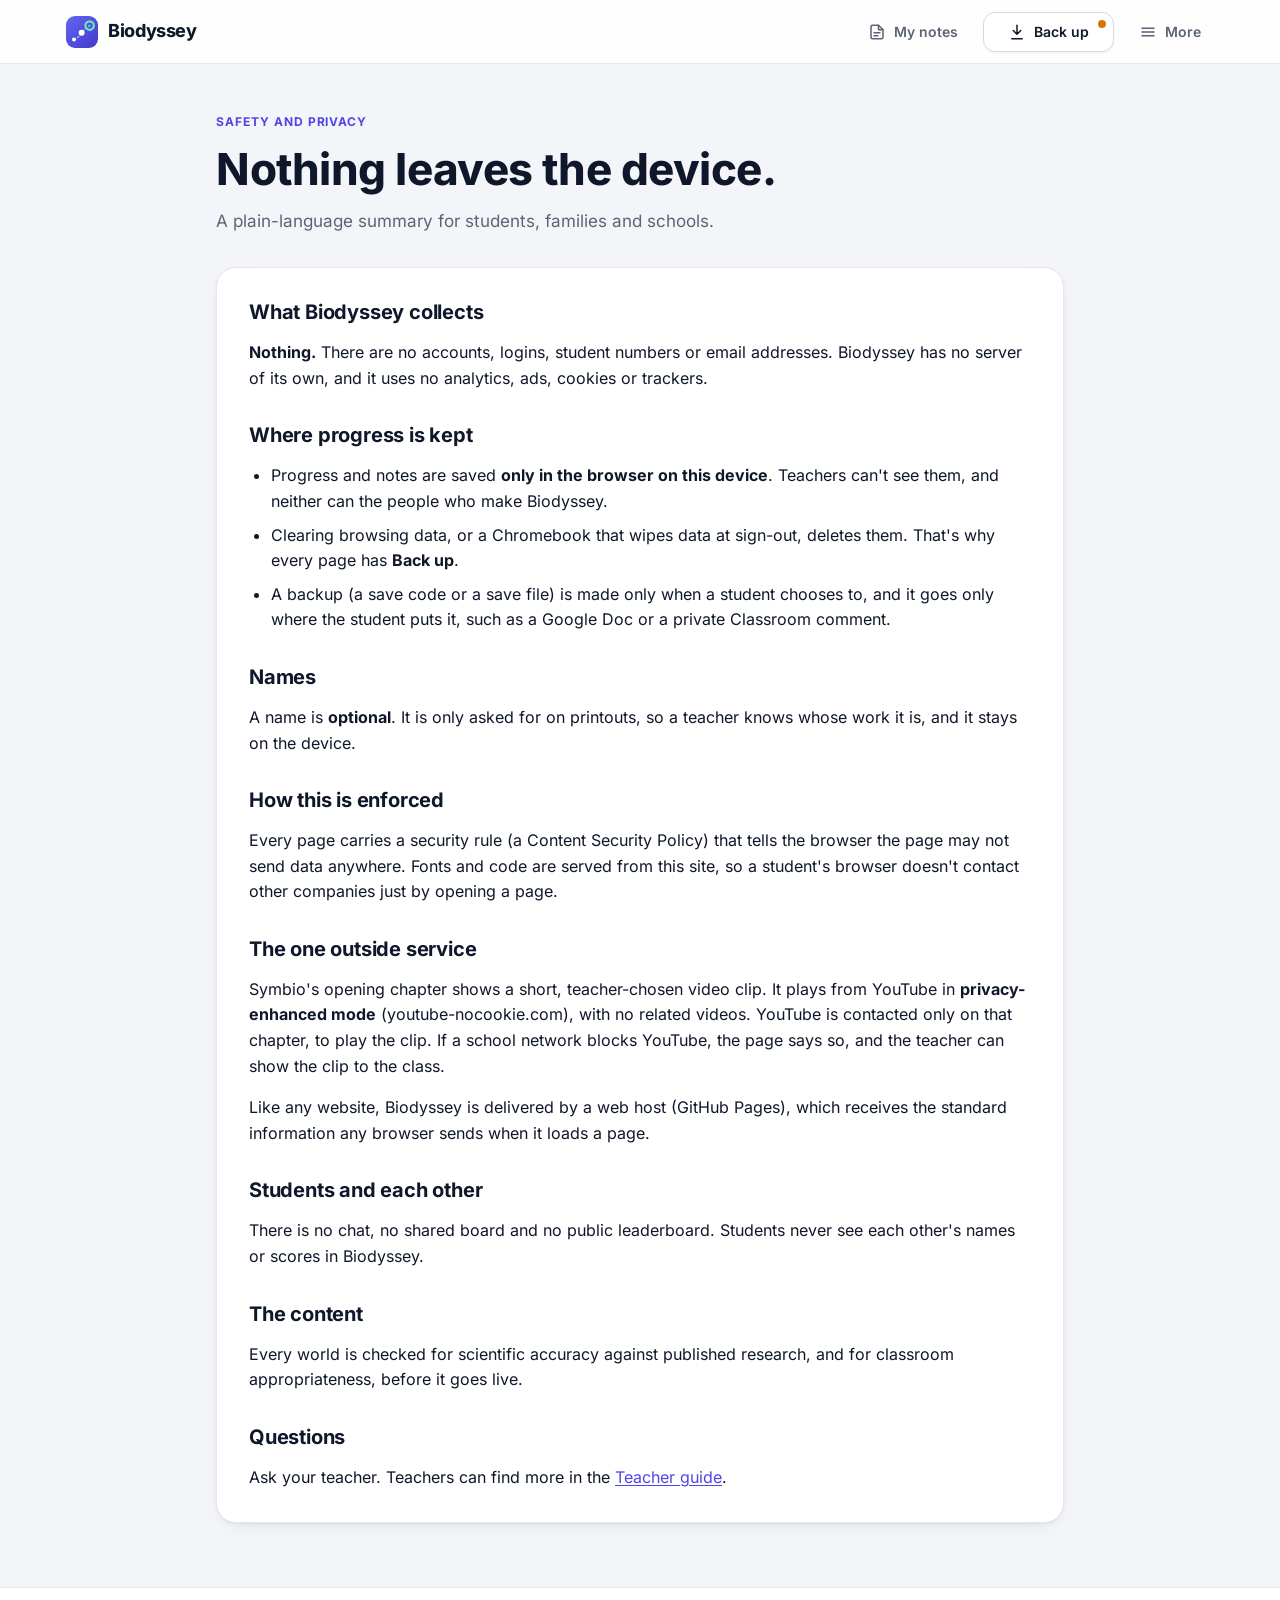
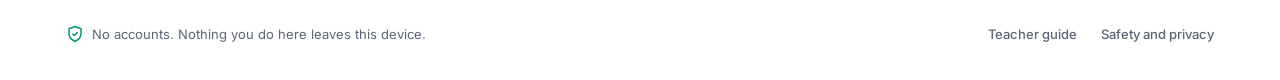
<file: privacy.html>
<!DOCTYPE html>
<html lang="en">
<head>
<meta charset="utf-8">
<meta name="viewport" content="width=device-width, initial-scale=1, viewport-fit=cover">
<meta http-equiv="Content-Security-Policy" content="default-src 'self'; script-src 'self' 'unsafe-inline'; style-src 'self' 'unsafe-inline'; img-src 'self' data: blob:; font-src 'self'; connect-src 'none'; form-action 'none'; base-uri 'none'; object-src 'none'; frame-src 'none'">
<meta name="referrer" content="no-referrer">
<meta name="theme-color" content="#4f46e5">
<link rel="icon" href="data:image/svg+xml,%3Csvg xmlns='http://www.w3.org/2000/svg' viewBox='0 0 32 32'%3E%3Crect width='32' height='32' rx='9' fill='%234f46e5'/%3E%3Ccircle cx='8' cy='23.5' r='2' fill='%23fff'/%3E%3Ccircle cx='15.6' cy='16.8' r='3' fill='%23fff'/%3E%3Ccircle cx='23.6' cy='9.6' r='4.2' fill='none' stroke='%236ee7b7' stroke-width='2.2'/%3E%3C/svg%3E">
<title>Safety and privacy · Biodyssey</title>
<link rel="stylesheet" href="core/biodyssey.css">
</head>
<body class="bd">
<main class="bd-main">
  <div class="bd-page">
    <header class="bd-header">
      <div class="bd-kicker">Safety and privacy</div>
      <h1 class="bd-h1">Nothing leaves the device.</h1>
      <p class="bd-goal">A plain-language summary for students, families and schools.</p>
    </header>
    <div class="bd-panel bd-prose">
      <h2 style="margin-top:0">What Biodyssey collects</h2>
      <p><b>Nothing.</b> There are no accounts, logins, student numbers or email addresses. Biodyssey has no server of its own, and it uses no analytics, ads, cookies or trackers.</p>

      <h2>Where progress is kept</h2>
      <ul>
        <li>Progress and notes are saved <b>only in the browser on this device</b>. Teachers can't see them, and neither can the people who make Biodyssey.</li>
        <li>Clearing browsing data, or a Chromebook that wipes data at sign-out, deletes them. That's why every page has <b>Back up</b>.</li>
        <li>A backup (a save code or a save file) is made only when a student chooses to, and it goes only where the student puts it, such as a Google Doc or a private Classroom comment.</li>
      </ul>

      <h2>Names</h2>
      <p>A name is <b>optional</b>. It is only asked for on printouts, so a teacher knows whose work it is, and it stays on the device.</p>

      <h2>How this is enforced</h2>
      <p>Every page carries a security rule (a Content Security Policy) that tells the browser the page may not send data anywhere. Fonts and code are served from this site, so a student's browser doesn't contact other companies just by opening a page.</p>

      <h2>The one outside service</h2>
      <p>Symbio's opening chapter shows a short, teacher-chosen video clip. It plays from YouTube in <b>privacy-enhanced mode</b> (youtube-nocookie.com), with no related videos. YouTube is contacted only on that chapter, to play the clip. If a school network blocks YouTube, the page says so, and the teacher can show the clip to the class.</p>
      <p>Like any website, Biodyssey is delivered by a web host (GitHub Pages), which receives the standard information any browser sends when it loads a page.</p>

      <h2>Students and each other</h2>
      <p>There is no chat, no shared board and no public leaderboard. Students never see each other's names or scores in Biodyssey.</p>

      <h2>The content</h2>
      <p>Every world is checked for scientific accuracy against published research, and for classroom appropriateness, before it goes live.</p>

      <h2>Questions</h2>
      <p>Ask your teacher. Teachers can find more in the <a href="teacher.html">Teacher guide</a>.</p>
    </div>
  </div>
</main>
<script src="worlds/registry.js"></script>
<script src="core/biodyssey.js"></script>
<script>
(function () {
  const B = Biodyssey;
  B.page();

})();
</script>
</body>
</html>
</file>
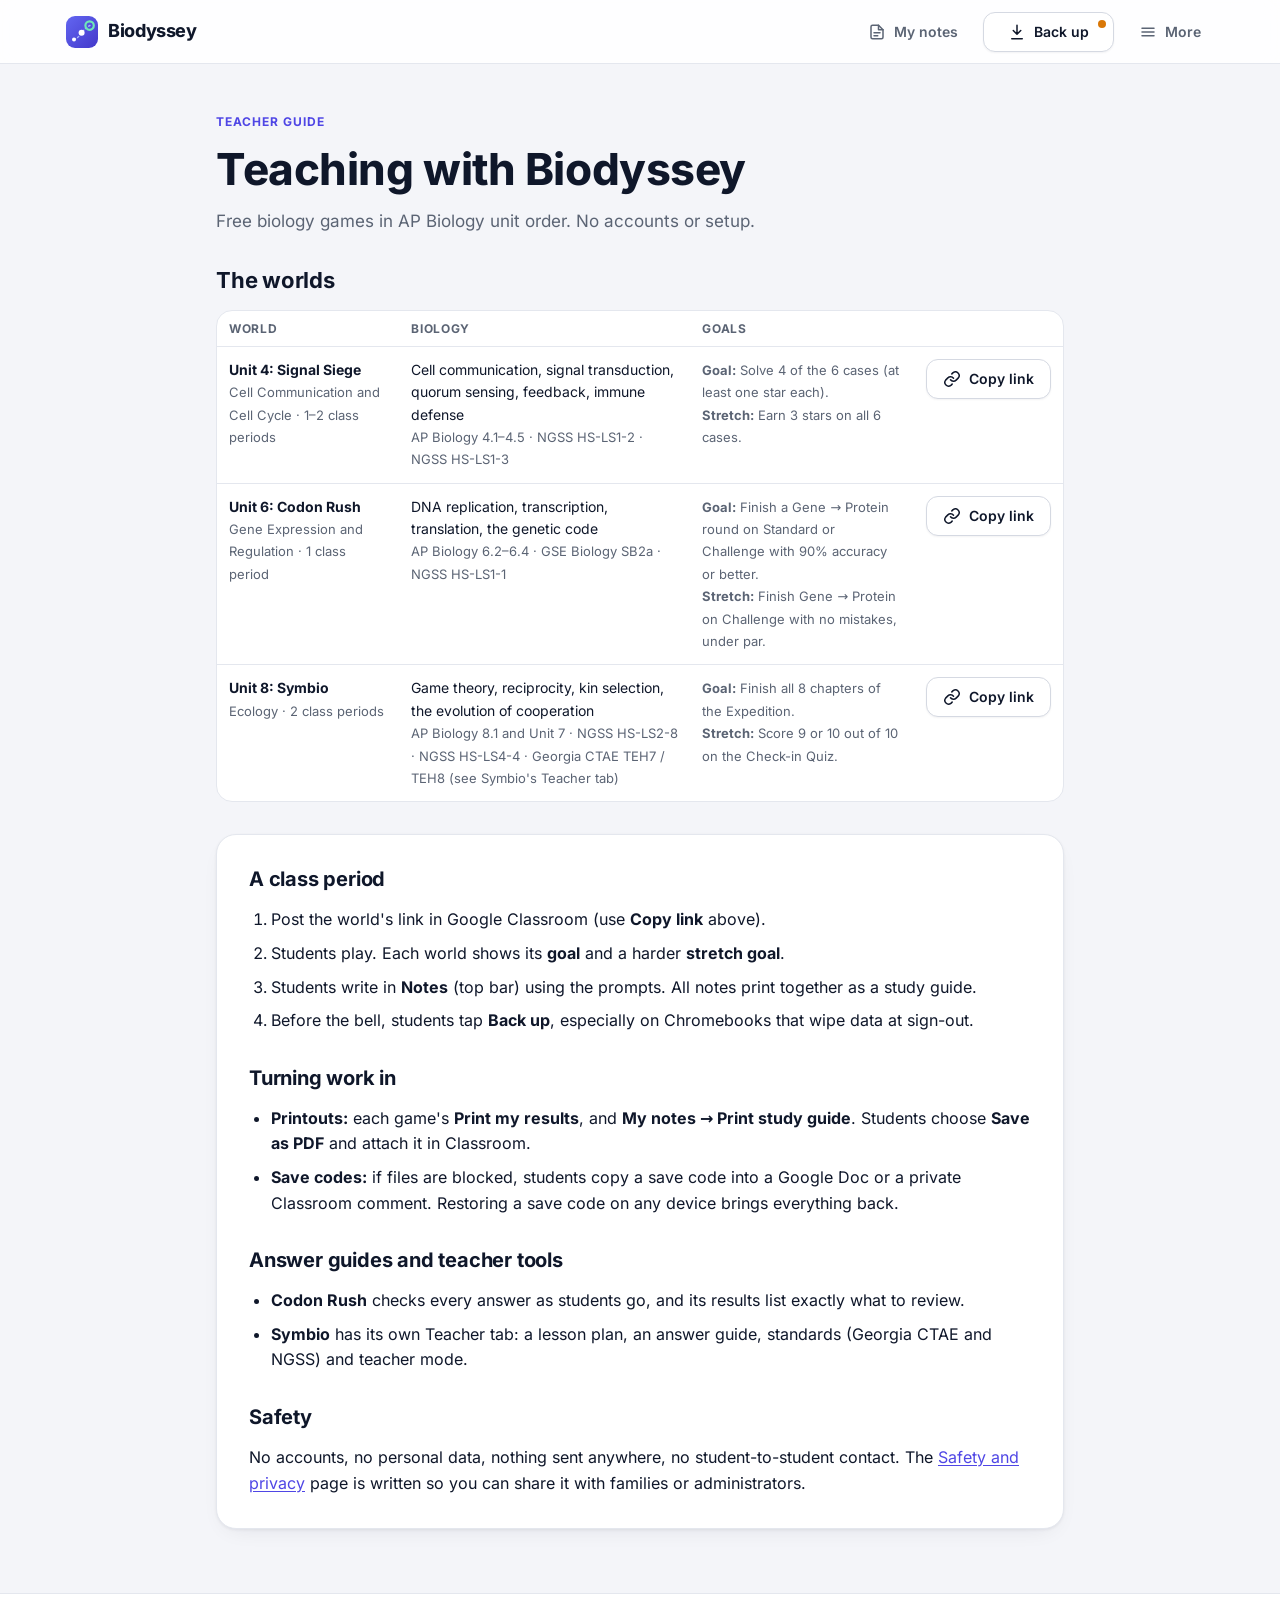
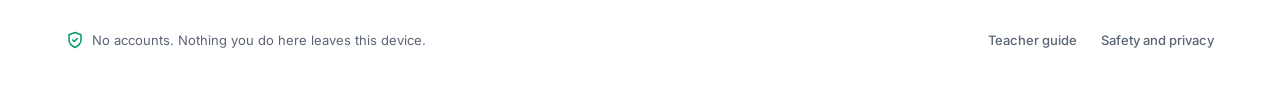
<file: teacher.html>
<!DOCTYPE html>
<html lang="en">
<head>
<meta charset="utf-8">
<meta name="viewport" content="width=device-width, initial-scale=1, viewport-fit=cover">
<meta http-equiv="Content-Security-Policy" content="default-src 'self'; script-src 'self' 'unsafe-inline'; style-src 'self' 'unsafe-inline'; img-src 'self' data: blob:; font-src 'self'; connect-src 'none'; form-action 'none'; base-uri 'none'; object-src 'none'; frame-src 'none'">
<meta name="referrer" content="no-referrer">
<meta name="theme-color" content="#4f46e5">
<link rel="icon" href="data:image/svg+xml,%3Csvg xmlns='http://www.w3.org/2000/svg' viewBox='0 0 32 32'%3E%3Crect width='32' height='32' rx='9' fill='%234f46e5'/%3E%3Ccircle cx='8' cy='23.5' r='2' fill='%23fff'/%3E%3Ccircle cx='15.6' cy='16.8' r='3' fill='%23fff'/%3E%3Ccircle cx='23.6' cy='9.6' r='4.2' fill='none' stroke='%236ee7b7' stroke-width='2.2'/%3E%3C/svg%3E">
<title>Teacher guide · Biodyssey</title>
<link rel="stylesheet" href="core/biodyssey.css">
</head>
<body class="bd">
<main class="bd-main">
  <div class="bd-page">
    <header class="bd-header">
      <div class="bd-kicker">Teacher guide</div>
      <h1 class="bd-h1">Teaching with Biodyssey</h1>
      <p class="bd-goal">Free biology games in AP Biology unit order. No accounts or setup.</p>
    </header>
    <div class="bd-stack" style="gap:var(--s6)">
      <section class="bd-stack">
        <h2 class="bd-h2">The worlds</h2>
        <div class="bd-table-wrap"><table class="bd-table" id="worlds"></table></div>
      </section>

      <section class="bd-panel bd-prose">
        <h2 style="margin-top:0">A class period</h2>
        <ol>
          <li>Post the world's link in Google Classroom (use <b>Copy link</b> above).</li>
          <li>Students play. Each world shows its <b>goal</b> and a harder <b>stretch goal</b>.</li>
          <li>Students write in <b>Notes</b> (top bar) using the prompts. All notes print together as a study guide.</li>
          <li>Before the bell, students tap <b>Back up</b>, especially on Chromebooks that wipe data at sign-out.</li>
        </ol>

        <h2>Turning work in</h2>
        <ul>
          <li><b>Printouts:</b> each game's <b>Print my results</b>, and <b>My notes → Print study guide</b>. Students choose <b>Save as PDF</b> and attach it in Classroom.</li>
          <li><b>Save codes:</b> if files are blocked, students copy a save code into a Google Doc or a private Classroom comment. Restoring a save code on any device brings everything back.</li>
        </ul>

        <h2>Answer guides and teacher tools</h2>
        <ul>
          <li><b>Codon Rush</b> checks every answer as students go, and its results list exactly what to review.</li>
          <li><b>Symbio</b> has its own Teacher tab: a lesson plan, an answer guide, standards (Georgia CTAE and NGSS) and teacher mode.</li>
        </ul>

        <h2>Safety</h2>
        <p>No accounts, no personal data, nothing sent anywhere, no student-to-student contact. The <a href="privacy.html">Safety and privacy</a> page is written so you can share it with families or administrators.</p>
      </section>
    </div>
  </div>
</main>
<script src="worlds/registry.js"></script>
<script src="core/biodyssey.js"></script>
<script>
(function () {
  const B = Biodyssey;
  B.page();
  const esc = B.esc, icon = B.icon, L = n => B.unitInfo(n).name;
  const rows = B.worlds.slice().sort((a, b) => a.unit - b.unit).map(w => {
    const open = w.status === 'open';
    return `<tr><td><b>Unit ${w.unit}: ${esc(w.title)}</b><br><span class="bd-small">${esc(L(w.unit))} · ${esc(w.time)}</span></td>
      <td>${esc(w.topics)}<br><span class="bd-small">${w.standards.map(esc).join(' · ')}</span></td>
      <td>${open ? `<span class="bd-small"><b>Goal:</b> ${esc(w.goals.goal)}.<br><b>Stretch:</b> ${esc(w.goals.stretch)}.</span>` : '<span class="bd-chip line">Coming soon</span>'}</td>
      <td>${open ? `<button class="bd-btn secondary" type="button" id="copy-${w.id}" data-url="${esc(new URL(w.path, B.ROOT).href)}">${icon('link')}Copy link</button>` : ''}</td></tr>`;
  }).join('');
  document.getElementById('worlds').innerHTML = `<thead><tr><th>World</th><th>Biology</th><th>Goals</th><th><span class="bd-sr">Link</span></th></tr></thead><tbody>${rows}</tbody>`;
  document.querySelectorAll('[data-url]').forEach(b => b.onclick = async () => {
    try { await navigator.clipboard.writeText(b.dataset.url); B.toast('Link copied. Paste it into Google Classroom.', { icon: 'check-circle', kind: 'good' }); }
    catch (e) { window.prompt('Copy this link:', b.dataset.url); }
  });
})();
</script>
</body>
</html>
</file>
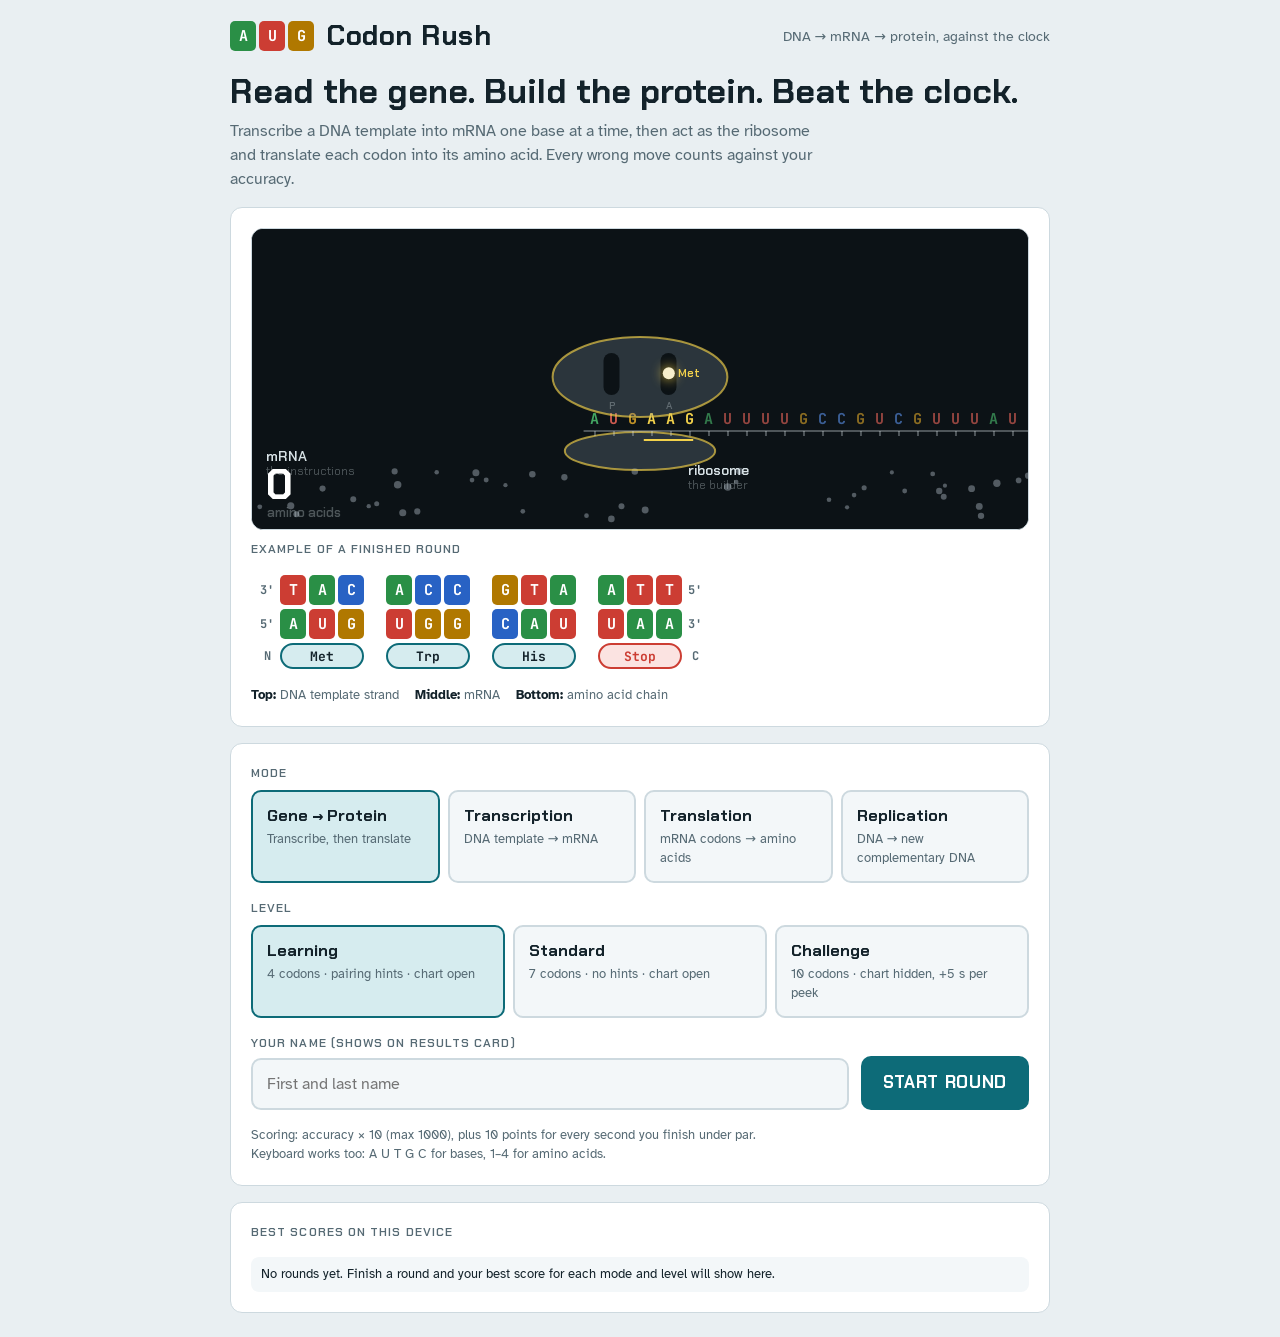
<file: incoming/codon_rush.html>
<!doctype html><html><head><meta charset=utf8><meta name=viewport content="width=device-width,initial-scale=1,viewport-fit=cover"><style>:root{color-scheme:light;box-sizing:border-box;padding-top:env(safe-area-inset-top,0px);padding-bottom:env(safe-area-inset-bottom,0px)}html{scroll-padding-top:env(safe-area-inset-top,0px)}body{margin:0;padding:0;font:14px -apple-system,BlinkMacSystemFont,sans-serif;background:#fff;color:#000}img{max-width:100%}[hidden]:not([hidden=until-found i]){display:none!important}</style></head><body>
<title>Codon Rush</title>
<meta name="claude:viewport-fit-sides" content="cover">
<link rel="preconnect" href="https://fonts.googleapis.com">
<link rel="preconnect" href="https://fonts.gstatic.com" crossorigin>
<link rel="stylesheet" href="https://fonts.googleapis.com/css2?family=Atkinson+Hyperlegible:wght@400;700&family=Chakra+Petch:wght@600;700&family=JetBrains+Mono:wght@500;700&display=swap">
<style>
/* Layout: one-column lab bench. Codon "cassettes" wrap across the bench; controls sit in a sticky tray at the bottom. */
:root{
  --bg:#e9eff2; --panel:#ffffff; --panel-2:#f3f7f9; --ink:#13222a; --muted:#566a74; --line:#cdd9df;
  --accent:#0d6b78; --accent-ink:#ffffff; --accent-soft:#d6ecef;
  --A:#2a8f46; --U:#cc3d33; --T:#cc3d33; --G:#b07800; --C:#2862c4;
  --ok:#2a8f46; --err:#cc3d33; --err-soft:#fbe3e1;
  --f-display:"Chakra Petch","Arial Narrow",system-ui,sans-serif;
  --f-body:"Atkinson Hyperlegible",system-ui,-apple-system,"Segoe UI",sans-serif;
  --f-mono:"JetBrains Mono",ui-monospace,"SFMono-Regular",Menlo,Consolas,monospace;
  --tile:26px;
}
@media (prefers-color-scheme: dark){:root:not([data-theme="light"]){
  --bg:#0e171b; --panel:#16232a; --panel-2:#1c2c34; --ink:#e3edf1; --muted:#95a8b1; --line:#2b3d46;
  --accent:#4bbccb; --accent-ink:#06262b; --accent-soft:#163e45;
  --A:#4cc070; --U:#f0675b; --T:#f0675b; --G:#e0a82a; --C:#5b93ec;
  --ok:#4cc070; --err:#f0675b; --err-soft:#3d1f1d; color-scheme:dark}}
:root[data-theme="dark"]{
  --bg:#0e171b; --panel:#16232a; --panel-2:#1c2c34; --ink:#e3edf1; --muted:#95a8b1; --line:#2b3d46;
  --accent:#4bbccb; --accent-ink:#06262b; --accent-soft:#163e45;
  --A:#4cc070; --U:#f0675b; --T:#f0675b; --G:#e0a82a; --C:#5b93ec;
  --ok:#4cc070; --err:#f0675b; --err-soft:#3d1f1d; color-scheme:dark}

*{box-sizing:border-box}
body{background:var(--bg);color:var(--ink);font-family:var(--f-body);font-size:16px;line-height:1.5;
  padding-left:max(16px,env(safe-area-inset-left,0px));padding-right:max(16px,env(safe-area-inset-right,0px));padding-block:20px 0}
.app{max-width:820px;margin:0 auto;display:flex;flex-direction:column;gap:20px;padding-bottom:24px}
h1,h2,h3{font-family:var(--f-display);text-wrap:balance;margin:0;line-height:1.15}
button{font:inherit;color:inherit;cursor:pointer}
button:focus-visible,input:focus-visible,label:focus-within{outline:3px solid var(--accent);outline-offset:2px}
.mono{font-family:var(--f-mono);font-variant-numeric:tabular-nums}
.label{font-family:var(--f-display);font-weight:600;font-size:12px;letter-spacing:.09em;text-transform:uppercase;color:var(--muted)}

/* header */
.top{display:flex;align-items:center;justify-content:space-between;gap:12px;flex-wrap:wrap}
.brand{display:flex;align-items:center;gap:12px}
.brand .start{display:flex;gap:3px}
.brand h1{font-size:28px;font-weight:700;letter-spacing:.02em}
.top .sub{color:var(--muted);font-size:14px}

/* base tiles */
.b{width:var(--tile);height:30px;border-radius:5px;display:inline-grid;place-items:center;font-family:var(--f-mono);font-weight:700;font-size:15px;
  color:#fff;background:var(--muted);flex:none}
.b[data-b="A"]{background:var(--A)} .b[data-b="U"]{background:var(--U)} .b[data-b="T"]{background:var(--T)}
.b[data-b="G"]{background:var(--G)} .b[data-b="C"]{background:var(--C)}
.b.empty{background:transparent;border:2px dashed var(--line)}
.b.cur{border:2px solid var(--accent);background:var(--accent-soft)}
.b.cur::after{content:"";width:2px;height:16px;background:var(--accent);animation:blink 1s steps(1) infinite}
.b.bad{background:var(--err-soft);border:2px solid var(--err);color:var(--err);animation:shake .3s}
.b.bad::after{display:none}
.b.pop{animation:pop .22s ease-out}
@keyframes blink{50%{opacity:0}}
@keyframes pop{0%{transform:scale(.6)}100%{transform:scale(1)}}
@keyframes shake{25%{transform:translateX(-4px)}75%{transform:translateX(4px)}}

/* strand */
.strand{display:flex;flex-wrap:wrap;gap:10px 8px;align-items:flex-start}
.grp{display:flex;gap:4px;padding:5px;border-radius:8px;border:2px solid transparent;position:relative}
.grp .col{display:flex;flex-direction:column;gap:4px}
.trip{display:flex;gap:3px;height:30px}
.aa{height:26px;border-radius:13px;display:grid;place-items:center;font-family:var(--f-mono);font-weight:700;font-size:13px;
  border:2px dashed var(--line);color:var(--muted)}
.aa.done{border:2px solid var(--accent);background:var(--accent-soft);color:var(--ink)}
.aa.stop{border:2px solid var(--err);background:var(--err-soft);color:var(--err)}
.grp.reading{border-color:var(--accent);background:var(--panel-2)}
.grp.reading::before{content:"ribosome";position:absolute;top:-11px;left:8px;background:var(--accent);color:var(--accent-ink);
  font-family:var(--f-display);font-size:10px;font-weight:700;letter-spacing:.08em;text-transform:uppercase;padding:0 6px;border-radius:4px;line-height:16px}
.ends{display:flex;flex-direction:column;gap:4px;font-family:var(--f-mono);font-size:12px;font-weight:700;color:var(--muted)}
.ends span{height:30px;display:grid;place-items:center;min-width:18px}
.ends span.e-aa{height:26px}
.legend{display:flex;flex-wrap:wrap;gap:4px 16px;font-size:13px;color:var(--muted)}
.legend b{color:var(--ink);font-weight:700}

/* panels */
.card{background:var(--panel);border:1px solid var(--line);border-radius:12px;padding:20px}
.stack{display:flex;flex-direction:column;gap:16px}

/* setup */
.hero{display:flex;flex-direction:column;gap:8px}
.hero h2{font-size:clamp(24px,5vw,34px);font-weight:700}
.hero p{margin:0;color:var(--muted);max-width:60ch}
.example{display:flex;flex-direction:column;gap:10px}
.stage{border-radius:12px;overflow:hidden;background:#0c1216;border:1px solid var(--line)}
.stage canvas{display:block;width:100%;height:280px}
@media (min-width:640px){.stage canvas{height:300px}}
fieldset{border:0;padding:0;margin:0;display:flex;flex-direction:column;gap:8px;min-width:0}
legend{padding:0;margin-bottom:8px}
.chips{display:grid;grid-template-columns:repeat(auto-fit,minmax(170px,1fr));gap:8px}
.chip{display:flex;flex-direction:column;gap:2px;padding:12px 14px;border:2px solid var(--line);border-radius:10px;background:var(--panel-2);cursor:pointer}
.chip input{position:absolute;opacity:0;pointer-events:none}
.chip strong{font-family:var(--f-display);font-size:16px}
.chip span{font-size:13px;color:var(--muted)}
.chip:has(input:checked){border-color:var(--accent);background:var(--accent-soft)}
.row2{display:flex;gap:12px;flex-wrap:wrap;align-items:flex-end}
.field{display:flex;flex-direction:column;gap:6px;flex:1 1 220px;min-width:0}
.field input{font:inherit;padding:12px 14px;border:2px solid var(--line);border-radius:10px;background:var(--panel-2);color:var(--ink);width:100%}
.btn{border:0;border-radius:10px;padding:14px 22px;font-family:var(--f-display);font-weight:700;font-size:17px;letter-spacing:.04em;text-transform:uppercase;
  background:var(--accent);color:var(--accent-ink)}
.btn.ghost{background:transparent;color:var(--ink);border:2px solid var(--line)}
.btn:active{transform:translateY(1px)}
.bests{display:grid;grid-template-columns:repeat(auto-fit,minmax(150px,1fr));gap:8px;font-size:13px}
.bests div{padding:8px 10px;border-radius:8px;background:var(--panel-2);display:flex;flex-direction:column}
.bests .mono{font-size:15px;color:var(--ink)}
.note{font-size:13px;color:var(--muted);margin:0;max-width:65ch}

/* game */
.hud{display:grid;grid-template-columns:repeat(3,1fr);gap:8px}
.hud div{background:var(--panel);border:1px solid var(--line);border-radius:10px;padding:8px 12px;display:flex;flex-direction:column;min-width:0}
.hud .mono{font-size:22px;font-weight:700}
.hud .pen{font-size:12px;color:var(--err);font-family:var(--f-mono);min-height:1em}
.phases{display:flex;gap:6px;flex-wrap:wrap}
.phase{font-family:var(--f-display);font-weight:600;font-size:13px;padding:4px 10px;border-radius:999px;border:1px solid var(--line);color:var(--muted)}
.phase.on{background:var(--accent);border-color:var(--accent);color:var(--accent-ink)}
.phase.done{color:var(--ok);border-color:var(--ok)}
.instr h3{font-size:20px}
.instr p{margin:4px 0 0;color:var(--muted);max-width:65ch}
.pairs{display:flex;gap:10px;flex-wrap:wrap;margin-top:8px;font-family:var(--f-mono);font-weight:700;font-size:14px}
.pairs span{display:inline-flex;align-items:center;gap:4px}
.pairs .b{width:22px;height:24px;font-size:13px}

.tray{position:sticky;bottom:0;background:var(--bg);padding-block:10px calc(10px + env(safe-area-inset-bottom,0px));z-index:5;
  border-top:1px solid var(--line);margin-inline:-4px;padding-inline:4px}
.bases{display:grid;grid-template-columns:repeat(4,1fr);gap:10px}
.bk{border:0;border-radius:12px;min-height:68px;font-family:var(--f-mono);font-weight:700;font-size:30px;color:#fff;display:flex;flex-direction:column;align-items:center;justify-content:center;line-height:1}
.bk small{font-family:var(--f-body);font-size:11px;font-weight:400;opacity:.9;margin-top:4px}
.bk[data-b="A"]{background:var(--A)} .bk[data-b="U"],.bk[data-b="T"]{background:var(--U)} .bk[data-b="G"]{background:var(--G)} .bk[data-b="C"]{background:var(--C)}
.opts{display:grid;grid-template-columns:repeat(2,1fr);gap:10px}
.opt{border:2px solid var(--line);background:var(--panel);border-radius:12px;padding:12px;min-height:64px;text-align:left;display:flex;gap:10px;align-items:center}
.opt .k{font-family:var(--f-mono);font-size:12px;color:var(--muted);border:1px solid var(--line);border-radius:4px;padding:0 5px;flex:none}
.opt .n{display:flex;flex-direction:column;min-width:0}
.opt strong{font-family:var(--f-mono);font-size:18px}
.opt span{font-size:13px;color:var(--muted)}
.opt:disabled{opacity:.45;text-decoration:line-through;border-color:var(--err);cursor:not-allowed}
.opt.stopopt strong{color:var(--err)}

.chartwrap{display:flex;flex-direction:column;gap:8px}
.chartbar{display:flex;justify-content:space-between;align-items:center;gap:8px;flex-wrap:wrap}
.scroll{overflow-x:auto}
table.code{border-collapse:collapse;font-family:var(--f-mono);font-size:12px;min-width:100%}
table.code th{font-family:var(--f-display);font-weight:700;font-size:13px;color:var(--muted);padding:4px 6px}
table.code td{border:1px solid var(--line);padding:4px 6px;vertical-align:top;white-space:nowrap;line-height:1.55}
table.code td .s{color:var(--err);font-weight:700}
table.code td .m{color:var(--A);font-weight:700}
table.code th.r{color:var(--ink)}

/* results */
.res-head{display:flex;justify-content:space-between;gap:12px;flex-wrap:wrap;align-items:flex-start}
.res-head h2{font-size:28px}
.res-meta{color:var(--muted);font-size:14px}
.stats{display:grid;grid-template-columns:repeat(4,1fr);gap:8px}
.stats div{background:var(--panel-2);border-radius:10px;padding:10px 12px;display:flex;flex-direction:column;min-width:0}
.stats .mono{font-size:24px;font-weight:700}
.stats .big{color:var(--accent)}
.badge{font-family:var(--f-display);font-weight:700;font-size:12px;letter-spacing:.06em;text-transform:uppercase;background:var(--accent);color:var(--accent-ink);padding:3px 8px;border-radius:5px}
.protein{display:flex;flex-wrap:wrap;gap:4px;align-items:center}
.protein .aa{padding:0 10px}
.review{margin:0;padding-left:20px;display:flex;flex-direction:column;gap:6px}
.actions{display:flex;gap:10px;flex-wrap:wrap}
@media (max-width:560px){
  .stats{grid-template-columns:repeat(2,1fr)}
  :root{--tile:24px}
  .hud .mono{font-size:19px}
}
@media (prefers-reduced-motion:reduce){*{animation:none!important}}
</style>

<div class="app">
  <header class="top">
    <div class="brand">
      <div class="start" aria-hidden="true"><span class="b" data-b="A">A</span><span class="b" data-b="U">U</span><span class="b" data-b="G">G</span></div>
      <h1>Codon Rush</h1>
    </div>
    <div class="sub" id="subline">DNA → mRNA → protein, against the clock</div>
  </header>

  <!-- SETUP -->
  <section id="setup" class="stack">
    <div class="hero">
      <h2>Read the gene. Build the protein. Beat the clock.</h2>
      <p>Transcribe a DNA template into mRNA one base at a time, then act as the ribosome and translate each codon into its amino acid. Every wrong move counts against your accuracy.</p>
    </div>

    <div class="card example">
      <div class="stage"><canvas id="demoCv" role="img" aria-label="Animation of a ribosome reading mRNA codons and adding amino acids to a growing protein chain"></canvas></div>
      <div class="label">Example of a finished round</div>
      <div class="strand" id="example"></div>
      <div class="legend"><span><b>Top:</b> DNA template strand</span><span><b>Middle:</b> mRNA</span><span><b>Bottom:</b> amino acid chain</span></div>
    </div>

    <div class="card stack">
      <fieldset>
        <legend class="label">Mode</legend>
        <div class="chips">
          <label class="chip"><input type="radio" name="mode" id="m-full" value="full" checked><strong>Gene → Protein</strong><span>Transcribe, then translate</span></label>
          <label class="chip"><input type="radio" name="mode" id="m-transcribe" value="transcribe"><strong>Transcription</strong><span>DNA template → mRNA</span></label>
          <label class="chip"><input type="radio" name="mode" id="m-translate" value="translate"><strong>Translation</strong><span>mRNA codons → amino acids</span></label>
          <label class="chip"><input type="radio" name="mode" id="m-replicate" value="replicate"><strong>Replication</strong><span>DNA → new complementary DNA</span></label>
        </div>
      </fieldset>
      <fieldset>
        <legend class="label">Level</legend>
        <div class="chips">
          <label class="chip"><input type="radio" name="level" id="l-learn" value="learn" checked><strong>Learning</strong><span>4 codons · pairing hints · chart open</span></label>
          <label class="chip"><input type="radio" name="level" id="l-std" value="std"><strong>Standard</strong><span>7 codons · no hints · chart open</span></label>
          <label class="chip"><input type="radio" name="level" id="l-chal" value="chal"><strong>Challenge</strong><span>10 codons · chart hidden, +5 s per peek</span></label>
        </div>
      </fieldset>
      <div class="row2">
        <div class="field">
          <label class="label" for="pname">Your name (shows on results card)</label>
          <input id="pname" type="text" maxlength="40" placeholder="First and last name" autocomplete="off">
        </div>
        <button class="btn" id="startBtn" type="button">Start round</button>
      </div>
      <p class="note">Scoring: accuracy × 10 (max 1000), plus 10 points for every second you finish under par. Keyboard works too: A U T G C for bases, 1–4 for amino acids.</p>
    </div>

    <div class="card stack" id="bestCard">
      <div class="label">Best scores on this device</div>
      <div class="bests" id="bests"></div>
    </div>
  </section>

  <!-- GAME -->
  <section id="game" class="stack" hidden>
    <div class="hud">
      <div><span class="label">Time</span><span class="mono" id="hTime">0:00.0</span><span class="pen" id="hPen"></span></div>
      <div><span class="label">Accuracy</span><span class="mono" id="hAcc">100%</span><span class="pen" id="hErr"></span></div>
      <div><span class="label">Par</span><span class="mono" id="hPar">0:00</span><span class="pen"></span></div>
    </div>
    <div class="phases" id="phases"></div>
    <div class="instr" id="instr"></div>
    <div class="stage"><canvas id="stageCv" role="img" aria-label="Live view of the enzyme or ribosome working along the strand as you play"></canvas></div>
    <div class="card"><div class="strand" id="strand"></div></div>
    <div class="legend" id="gLegend"></div>
    <div class="card chartwrap" id="chartCard" hidden>
      <div class="chartbar">
        <span class="label">Genetic code · mRNA codons</span>
        <button class="btn ghost" id="peekBtn" type="button" hidden>Peek at chart (+5 s)</button>
      </div>
      <div class="scroll" id="chartBox"></div>
    </div>
    <div class="tray" id="tray"></div>
    <div class="actions"><button class="btn ghost" id="quitBtn" type="button">Quit round</button></div>
  </section>

  <!-- RESULTS -->
  <section id="results" class="stack" hidden>
    <div class="card stack" id="resCard"></div>
    <div class="actions">
      <button class="btn" id="againBtn" type="button">Play again</button>
      <button class="btn ghost" id="setupBtn" type="button">Change settings</button>
    </div>
  </section>
</div>

<script>
(function(){
const B='UCAG';
const CODE='FFLLSSSSYY**CC*WLLLLPPPPHHQQRRRRIIIMTTTTNNKKSSRRVVVVAAAADDEEGGGG';
const AA={F:['Phe','Phenylalanine'],L:['Leu','Leucine'],S:['Ser','Serine'],Y:['Tyr','Tyrosine'],C:['Cys','Cysteine'],W:['Trp','Tryptophan'],
 P:['Pro','Proline'],H:['His','Histidine'],Q:['Gln','Glutamine'],R:['Arg','Arginine'],I:['Ile','Isoleucine'],M:['Met','Methionine'],
 T:['Thr','Threonine'],N:['Asn','Asparagine'],K:['Lys','Lysine'],V:['Val','Valine'],A:['Ala','Alanine'],D:['Asp','Aspartic acid'],
 E:['Glu','Glutamic acid'],G:['Gly','Glycine'],'*':['Stop','Stop codon']};
const tr=c=>CODE[B.indexOf(c[0])*16+B.indexOf(c[1])*4+B.indexOf(c[2])];
const ALL=[];for(const a of B)for(const b of B)for(const c of B)ALL.push(a+b+c);
const SENSE=ALL.filter(c=>tr(c)!=='*'&&c!=='AUG');
const STOPS=['UAA','UAG','UGA'];
const M2T={U:'A',A:'T',G:'C',C:'G'};      // mRNA base -> template DNA base
const T2M={A:'U',T:'A',G:'C',C:'G'};      // template DNA -> mRNA
const DNA={A:'T',T:'A',G:'C',C:'G'};
const LEVELS={learn:{n:4,chart:'open',hint:true,label:'Learning'},std:{n:7,chart:'open',hint:false,label:'Standard'},chal:{n:10,chart:'peek',hint:false,label:'Challenge'}};
const MODES={full:{label:'Gene → Protein',rows:['dna','mrna','aa']},transcribe:{label:'Transcription',rows:['dna','mrna']},
 translate:{label:'Translation',rows:['mrna','aa']},replicate:{label:'Replication',rows:['parent','new']}};
const ENDS={dna:["3'","5'"],mrna:["5'","3'"],aa:['N','C'],parent:["5'","3'"],new:["3'","5'"]};
const $=id=>document.getElementById(id);
const rand=a=>a[Math.floor(Math.random()*a.length)];
const shuffle=a=>{for(let i=a.length-1;i>0;i--){const j=Math.floor(Math.random()*(i+1));[a[i],a[j]]=[a[j],a[i]]}return a};
const fmt=s=>{const m=Math.floor(s/60);const r=s-m*60;return m+':'+(r<10?'0':'')+r.toFixed(1)};
const fmtPar=s=>{s=Math.round(s);return Math.floor(s/60)+':'+String(s%60).padStart(2,'0')};
const store={get(k){try{return JSON.parse(localStorage.getItem(k))}catch(e){return null}},set(k,v){try{localStorage.setItem(k,JSON.stringify(v))}catch(e){}}};

let st=null, timer=null, flash=null, popIdx=-1;

/* ---------- strand rendering ---------- */
function tile(base,cls=''){return base?`<span class="b ${cls}" data-b="${base}">${base}</span>`:`<span class="b empty ${cls}"></span>`}
function renderStrand(el,s){
  const rows=MODES[s.mode].rows, n=s.codons.length;
  let h='';
  for(let g=0;g<n;g++){
    const reading=s.phase==='translate'&&g===s.ci;
    h+=`<div class="grp${reading?' reading':''}" data-g="${g}">`;
    if(g===0)h+=`<div class="ends">${rows.map(r=>`<span class="${r==='aa'?'e-aa':''}">${ENDS[r][0]}</span>`).join('')}</div>`;
    h+='<div class="col">';
    for(const r of rows){
      if(r==='aa'){
        const a=s.aa[g];
        if(a)h+=`<div class="aa ${a==='*'?'stop':'done'}">${AA[a][0]}</div>`;
        else h+=`<div class="aa">${reading?'?':''}</div>`;
        continue;
      }
      h+='<div class="trip">';
      for(let k=0;k<3;k++){
        const i=g*3+k;
        if(r==='dna'||r==='parent'){h+=tile(s.top[i]);continue}
        // built row (mrna or new)
        if(s.mode==='translate'||i<s.built){h+=tile(s.target[i],i===popIdx?'pop':'')}
        else if(i===s.built&&s.phase!=='done'){
          h+=flash?`<span class="b bad">${flash}</span>`:`<span class="b empty cur"></span>`;
        } else h+=tile('');
      }
      h+='</div>';
    }
    h+='</div>';
    if(g===n-1)h+=`<div class="ends">${rows.map(r=>`<span class="${r==='aa'?'e-aa':''}">${ENDS[r][1]}</span>`).join('')}</div>`;
    h+='</div>';
  }
  el.innerHTML=h;
}

/* ---------- example on setup ---------- */
(function(){
  const codons=['AUG','UGG','CAU','UAA'], target=codons.join('');
  renderStrand($('example'),{mode:'full',codons,target,top:[...target].map(b=>M2T[b]).join(''),built:12,aa:codons.map(tr),phase:'done',ci:-1});
})();

/* ---------- animated cell scene (canvas) ---------- */
const SC={bg:'#0c1216',fg:'#d8e2e6',dim:'rgba(216,226,230,.32)',y:'#f2d14b',bad:'#f0675b',bead:'#f7efcc',
  base:{A:'#4cc070',U:'#f0675b',T:'#f0675b',G:'#e0a82a',C:'#5b93ec'},
  body:'rgba(118,134,150,.30)',edge:'rgba(242,209,75,.55)'};
const RM=window.matchMedia?matchMedia('(prefers-reduced-motion: reduce)'):{matches:false};
const FONT_M='700 15px "JetBrains Mono", ui-monospace, monospace';
const FONT_D='"Chakra Petch", "Arial Narrow", sans-serif';
const SCENES=[];
function makeScene(canvas,getView){
  const ctx=canvas.getContext('2d');
  const S={w:0,h:0,off:null,flash:0,ok:0,chain:[],fly:[],free:[],released:false,relT:0,t:0,phase:null,pulse:0};
  function resize(){
    const r=canvas.getBoundingClientRect(), d=window.devicePixelRatio||1;
    if(!r.width)return;
    S.w=r.width;S.h=r.height;canvas.width=Math.round(r.width*d);canvas.height=Math.round(r.height*d);ctx.setTransform(d,0,0,d,0,0);
    S.free=Array.from({length:Math.max(14,Math.round(S.w/18))},()=>({x:Math.random()*S.w,fy:Math.random(),vx:(Math.random()-.5)*.25,vy:(Math.random()-.5)*.12,r:2+Math.random()*1.8}));
  }
  if(window.ResizeObserver)new ResizeObserver(resize).observe(canvas);else addEventListener('resize',resize);
  S.reset=()=>{S.off=null;S.chain=[];S.fly=[];S.released=false;S.relT=0;S.flash=0;S.ok=0;S.phase=null};
  S.hit=(good,aa)=>{
    const v=getView();
    if(!good){S.flash=1;return}
    S.ok=1;
    if(aa==='*'){S.released=true;S.relT=0;return}
    if(aa&&S.w){const sp=spacing();S.fly.push({sx:20+Math.random()*(S.w-40),sy:S.h-14,t:0,aa})}
  };
  S.release=()=>{S.released=true;S.relT=0};
  function spacing(){return Math.max(14,Math.min(19,S.w/24))}
  function letter(ch,x,y,col,alpha){ctx.globalAlpha=alpha;ctx.fillStyle=col;ctx.fillText(ch,x,y);ctx.globalAlpha=1}
  function ellipse(x,y,rx,ry,fill,stroke){ctx.beginPath();ctx.ellipse(x,y,rx,ry,0,0,Math.PI*2);ctx.fillStyle=fill;ctx.fill();ctx.lineWidth=2;ctx.strokeStyle=stroke;ctx.stroke()}
  function rrect(x,y,w,h,r){ctx.beginPath();ctx.roundRect?ctx.roundRect(x,y,w,h,r):ctx.rect(x,y,w,h)}
  function counter(n,word){
    ctx.textAlign='left';ctx.textBaseline='alphabetic';
    ctx.fillStyle='#ffffff';ctx.font=`700 ${S.w<420?34:42}px ${FONT_D}`;ctx.fillText(String(n),14,S.h-30);
    ctx.fillStyle=SC.dim;ctx.font=`600 13px ${FONT_D}`;ctx.fillText(word,15,S.h-12);
  }
  function tag(t1,t2,x,y,align){
    ctx.textAlign=align||'left';ctx.fillStyle=SC.fg;ctx.font=`600 14px ${FONT_D}`;ctx.fillText(t1,x,y);
    if(t2){ctx.fillStyle=SC.dim;ctx.font=`400 12px ${FONT_D}`;ctx.fillText(t2,x,y+15)}
  }
  function freeDots(y0,y1){
    ctx.fillStyle='rgba(170,182,190,.45)';
    for(const p of S.free){
      if(!RM.matches){p.x+=p.vx;p.fy+=p.vy/(y1-y0||1);if(p.x<0)p.x+=S.w;if(p.x>S.w)p.x-=S.w;if(p.fy<0||p.fy>1)p.vy*=-1,p.fy=Math.min(1,Math.max(0,p.fy))}
      ctx.beginPath();ctx.arc(p.x,y0+p.fy*(y1-y0),p.r,0,Math.PI*2);ctx.fill();
    }
  }
  function stepChain(ax,ay){
    const C=S.chain, n=C.length; if(!n)return;
    let mx=0,my=0;for(const b of C){mx+=b.x;my+=b.y}mx/=n;my/=n;
    const fold=S.released?0.012:(n>7?0.0025:0);
    for(let k=0;k<n;k++){const b=C[k];
      if(!RM.matches){
        b.vx=b.vx*0.88+Math.sin(S.t*0.9+k*1.7)*0.05+(mx-b.x)*fold;
        b.vy=b.vy*0.88+Math.cos(S.t*0.7+k*2.3)*0.05-(S.released?0.02:0.09)+(my-b.y)*fold;
        if(S.released)b.vy-=0.02;
        b.x+=b.vx;b.y+=b.vy;
      }
    }
    for(let it=0;it<5;it++){
      if(!S.released){C[0].x=ax;C[0].y=ay}
      for(let k=1;k<n;k++){const a=C[k-1],b=C[k];let dx=b.x-a.x,dy=b.y-a.y,d=Math.hypot(dx,dy)||1,e=(d-12)/d;
        if(S.released){a.x+=dx*e*.5;a.y+=dy*e*.5;b.x-=dx*e*.5;b.y-=dy*e*.5}else{b.x-=dx*e;b.y-=dy*e}}
      for(let i=0;i<n;i++)for(let j=i+2;j<n;j++){const a=C[i],b=C[j];const dx=b.x-a.x,dy=b.y-a.y,d=Math.hypot(dx,dy)||1;
        if(d<14){const e=(14-d)/d*.5;a.x-=dx*e;a.y-=dy*e;b.x+=dx*e;b.y+=dy*e}}
      for(const b of C){b.x=Math.max(10,Math.min(S.w-10,b.x));b.y=Math.max(10,Math.min(ay+4,b.y))}
    }
  }
  function drawChain(){
    const C=S.chain;
    ctx.strokeStyle='rgba(247,239,204,.35)';ctx.lineWidth=2;ctx.beginPath();
    C.forEach((b,k)=>k?ctx.lineTo(b.x,b.y):ctx.moveTo(b.x,b.y));ctx.stroke();
    ctx.shadowColor=SC.y;ctx.shadowBlur=10;ctx.fillStyle=SC.bead;
    for(const b of C){ctx.beginPath();ctx.arc(b.x,b.y,6,0,Math.PI*2);ctx.fill()}
    ctx.shadowBlur=0;
    ctx.font=`600 11px ${FONT_D}`;ctx.textAlign='left';ctx.textBaseline='middle';
    if(C.length&&!S.released){ctx.fillStyle=SC.y;ctx.fillText(AA[C[0].aa][0],C[0].x+10,C[0].y+2)}
  }
  function drawTranslate(v){
    const w=S.w,h=S.h,cx=w/2,yM=Math.round(h*0.66),sp=spacing(),half=1.5*sp,rx=Math.max(80,4.6*sp);
    const mrna=v.codons.join(''), ci=Math.min(v.ci,v.codons.length-1);
    const target=ci*3+1;
    if(S.off===null||S.phase!==v.phase){S.off=target}
    S.phase=v.phase;
    S.off+=RM.matches?(target-S.off):(target-S.off)*0.16;
    freeDots(yM+44,h-8);
    // ribosome separation on release
    const sep=S.released?Math.min(1,S.relT/0.9):0;
    const shake=S.flash?Math.sin(S.t*60)*4*S.flash:0;
    const edge=S.flash>0.05?`rgba(240,103,91,${0.5+S.flash*0.5})`:(S.ok>0.05?`rgba(242,209,75,${0.55+S.ok*0.45})`:SC.edge);
    ctx.globalAlpha=1-sep*0.7;
    ellipse(cx+shake,yM+24+sep*26,rx*0.86,19,SC.body,edge);
    ctx.globalAlpha=1;
    // mRNA backbone + bases
    const x0=cx+half+(0-S.off)*sp, x1=cx+half+(mrna.length-1-S.off)*sp;
    ctx.strokeStyle=SC.dim;ctx.lineWidth=2;ctx.beginPath();ctx.moveTo(Math.max(-5,x0-sp*0.6),yM+4);ctx.lineTo(Math.min(w+5,x1+sp*0.6),yM+4);ctx.stroke();
    ctx.font=FONT_M;ctx.textAlign='center';ctx.textBaseline='alphabetic';
    for(let i=0;i<mrna.length;i++){
      const x=cx+half+(i-S.off)*sp; if(x<-20||x>w+20)continue;
      ctx.fillStyle=SC.dim;ctx.fillRect(x-1,yM+4,2,5);
      const inA=Math.floor(i/3)===ci&&!S.released, inP=Math.floor(i/3)===ci-1&&!S.released;
      letter(mrna[i],x,yM-3,inA?SC.y:SC.base[mrna[i]],inA?1:(inP?0.85:0.6));
    }
    if(!S.released){ctx.strokeStyle=SC.y;ctx.lineWidth=2;ctx.beginPath();ctx.moveTo(cx+half-1.3*sp,yM+13);ctx.lineTo(cx+half+1.3*sp,yM+13);ctx.stroke()}
    // large subunit
    const ly=yM-50-sep*30;
    ctx.globalAlpha=1-sep*0.7;
    ellipse(cx+shake+sep*10,ly,rx,40,SC.body,edge);
    ctx.fillStyle=SC.bg;
    for(const sx of [-half,half]){rrect(cx+shake+sx-8,ly-24,16,42,8);ctx.fill()}
    ctx.font=`600 10px ${FONT_D}`;ctx.fillStyle=SC.dim;ctx.textAlign='center';
    ctx.fillText('P',cx+shake-half,ly+32);ctx.fillText('A',cx+shake+half,ly+32);
    ctx.globalAlpha=1;
    // incoming amino acids
    const ax=cx+half, ay=ly-4;
    S.fly=S.fly.filter(f=>{
      f.t+=RM.matches?1:0.05; const e=1-Math.pow(1-Math.min(1,f.t),3);
      const x=f.sx+(ax-f.sx)*e, y=f.sy+(ay-f.sy)*e;
      ctx.shadowColor=SC.y;ctx.shadowBlur=12;ctx.fillStyle=SC.bead;ctx.beginPath();ctx.arc(x,y,6,0,Math.PI*2);ctx.fill();ctx.shadowBlur=0;
      ctx.fillStyle=SC.y;ctx.font=`600 11px ${FONT_D}`;ctx.textAlign='left';ctx.fillText(AA[f.aa][0],x+9,y+4);
      if(f.t>=1){for(const b of S.chain){b.y-=10}S.chain.unshift({x:cx,y:ly-42,vx:0,vy:-2,aa:f.aa});return false}
      return true;
    });
    stepChain(cx,ly-42);
    drawChain();
    // labels
    if(w>380){tag('mRNA','the instructions',14,yM+30)}
    tag(S.released?'released':'ribosome',S.released?'protein is free':'the builder',Math.min(w-14,cx+rx*0.55),yM+44,'left');
    counter(S.chain.length,'amino acids');
  }
  function drawCopy(v){
    const w=S.w,h=S.h,cx=w/2,sp=spacing(),yT=Math.round(h*0.64),yP=yT-24,rx=Math.max(78,4.4*sp);
    const rep=v.phase==='replicate';
    const tgt=v.target, top=v.top, n=tgt.length, built=Math.min(v.built,n);
    if(S.off===null||S.phase!==v.phase)S.off=built;
    S.phase=v.phase;
    S.off+=RM.matches?(built-S.off):(built-S.off)*0.2;
    freeDots(yT+30,h-8);
    const X=i=>cx+(i-S.off)*sp;
    const bow=x=>Math.exp(-Math.pow((x-cx)/(rx*(rep?0.62:1.05)),2));
    ctx.font=FONT_M;ctx.textAlign='center';ctx.textBaseline='alphabetic';
    // template / parent strand
    ctx.strokeStyle=SC.dim;ctx.lineWidth=2;ctx.beginPath();ctx.moveTo(Math.max(-5,X(0)-sp*.6),yT+5);ctx.lineTo(Math.min(w+5,X(n-1)+sp*.6),yT+5);ctx.stroke();
    for(let i=0;i<n;i++){const x=X(i);if(x<-20||x>w+20)continue;
      ctx.fillStyle=SC.dim;ctx.fillRect(x-1,yT+5,2,5);
      letter(top[i],x,yT,i===built?SC.y:SC.base[top[i]],i===built?1:(Math.abs(x-cx)<rx?0.9:0.5));}
    // partner strand (coding strand for transcription, original partner for replication) lifts open near the enzyme
    const partner=rep?tgt:tgt.replace(/U/g,'T');
    for(let i=0;i<n;i++){
      if(rep&&i<built)continue;
      const x=X(i);if(x<-20||x>w+20)continue;
      const y=yP-bow(x)*(rep?0:38)-(rep&&i>=built?Math.max(0,1-(i-built)/4)*30:0);
      letter(partner[i],x,y,SC.base[partner[i]],0.28);
    }
    // new strand
    for(let i=0;i<built;i++){
      let x=X(i),y=yP;const d=built-1-i;
      if(!rep&&d>=3){const k=d-2;y=yP-k*k*2.4-k*5;x-=k*1.5}
      if(x<-20||x>w+20||y<-10)continue;
      letter(tgt[i],x,y,SC.base[tgt[i]],1);
    }
    // enzyme
    const shake=S.flash?Math.sin(S.t*60)*4*S.flash:0;
    const edge=S.flash>0.05?`rgba(240,103,91,${0.5+S.flash*0.5})`:(S.ok>0.05?`rgba(242,209,75,${0.55+S.ok*0.45})`:SC.edge);
    ellipse(cx+shake,yT-14,rx,40,SC.body,edge);
    // empty slot for the next base
    if(built<n){ctx.setLineDash([4,3]);ctx.strokeStyle=S.flash>0.05?SC.bad:SC.y;ctx.lineWidth=2;rrect(cx-sp*0.45+shake,yP-17,sp*0.9,22,4);ctx.stroke();ctx.setLineDash([]);
      if(Math.floor(S.t*2)%2===0||RM.matches){ctx.fillStyle=SC.y;ctx.fillRect(cx-1+shake,yP-13,2,14)}}
    tag(rep?'parent strand':'DNA template',rep?'the original copy':'the gene',14,yT+28);
    tag(rep?'DNA polymerase':'RNA polymerase','the copier',Math.min(w-14,cx+rx*0.5),yT+44,'left');
    counter(built,rep?'nucleotides added':'mRNA bases');
  }
  S.render=(dt)=>{
    if(!S.w||!canvas.offsetParent)return;
    S.t+=dt;S.flash=Math.max(0,S.flash-dt*2.4);S.ok=Math.max(0,S.ok-dt*2.5);if(S.released)S.relT+=dt;
    ctx.fillStyle=SC.bg;ctx.fillRect(0,0,S.w,S.h);
    const v=getView();if(!v)return;
    if(v.phase==='transcribe'||v.phase==='replicate')drawCopy(v);else drawTranslate(v);
  };
  resize();
  SCENES.push(S);
  return S;
}
let lastT=performance.now();
(function loop(now){const dt=Math.min(0.05,(now-lastT)/1000);lastT=now;for(const s of SCENES)s.render(dt);requestAnimationFrame(loop)})(lastT);

/* demo on the setup screen: a ribosome translating a sample gene on a loop */
const demo={codons:[],ci:0,aa:[],phase:'translate'};
const demoScene=makeScene($('demoCv'),()=>demo);
function demoNew(){demo.codons=['AUG'];for(let i=0;i<10;i++)demo.codons.push(rand(SENSE));demo.codons.push(rand(STOPS));demo.ci=0;demo.aa=[];demoScene.reset()}
demoNew();
setInterval(()=>{
  if($('setup').hidden)return;
  if(demo.wait){if(--demo.wait===0)demoNew();return}
  const a=tr(demo.codons[demo.ci]);demo.aa.push(a);demoScene.hit(true,a);
  if(a==='*')demo.wait=4;else demo.ci++;
},1000);
const gameScene=makeScene($('stageCv'),()=>st);

/* ---------- genetic code chart ---------- */
function chartHTML(){
  let h='<table class="code"><thead><tr><th>1st</th>'+[...B].map(b=>`<th>2nd ${b}</th>`).join('')+'<th>3rd</th></tr></thead><tbody>';
  for(const a of B){
    h+=`<tr><th class="r">${a}</th>`;
    for(const b of B){
      h+='<td>'+[...B].map(c=>{const cod=a+b+c,x=tr(cod);
        const cls=x==='*'?'s':(cod==='AUG'?'m':'');
        return `${cod} <span class="${cls}">${AA[x][0]}</span>`}).join('<br>')+'</td>';
    }
    h+='<th>'+[...B].join('<br>')+'</th></tr>';
  }
  return h+'</tbody></table>';
}
$('chartBox').innerHTML=chartHTML();

/* ---------- bests ---------- */
function bestKey(m,l){return `codonrush.best.${m}.${l}`}
function renderBests(){
  let h='',any=false;
  for(const m in MODES)for(const l in LEVELS){
    const b=store.get(bestKey(m,l));if(!b)continue;any=true;
    h+=`<div><span class="label">${MODES[m].label} · ${LEVELS[l].label}</span><span class="mono">${b.score} pts</span><span>${fmt(b.time)} · ${b.acc}%</span></div>`;
  }
  $('bests').innerHTML=any?h:'<div><span>No rounds yet. Finish a round and your best score for each mode and level will show here.</span></div>';
}
renderBests();

/* ---------- round setup ---------- */
function val(name){return document.querySelector(`input[name="${name}"]:checked`).value}
function newRound(mode,level){
  popIdx=-1;flash=null;gameScene.reset();
  const L=LEVELS[level], codons=['AUG'];
  for(let i=0;i<L.n-2;i++)codons.push(rand(SENSE));
  codons.push(rand(STOPS));
  const mrna=codons.join('');
  let top,target;
  if(mode==='replicate'){top=mrna.replace(/U/g,'T');target=[...top].map(b=>DNA[b]).join('')}
  else{top=[...mrna].map(b=>M2T[b]).join('');target=mrna}
  const bases=target.length, nC=codons.length;
  const perCodon=L.chart==='peek'?7:4.5;
  let par=0;
  if(mode==='full')par=bases*1.4+nC*perCodon;
  else if(mode==='transcribe'||mode==='replicate')par=bases*1.4;
  else par=nC*perCodon;
  st={mode,level,codons,top,target,built:mode==='translate'?bases:0,aa:[],ci:0,
      phase:mode==='translate'?'translate':(mode==='replicate'?'replicate':'transcribe'),
      actions:0,correct:0,mistakes:[],penalty:0,peeks:0,start:performance.now(),par,opts:[],wrongOpts:new Set(),
      name:$('pname').value.trim()};
  if(st.phase==='translate')makeOptions();
  $('setup').hidden=true;$('results').hidden=true;$('game').hidden=false;
  $('subline').textContent=`${MODES[mode].label} · ${L.label}`;
  $('hPar').textContent=fmtPar(par);
  clearInterval(timer);timer=setInterval(tick,100);
  draw();window.scrollTo({top:0});
}
function elapsed(){return (performance.now()-st.start)/1000+st.penalty}
function tick(){if(st)$('hTime').textContent=fmt(st.endTime??elapsed())}

/* ---------- options for translation ---------- */
function makeOptions(){
  const cod=st.codons[st.ci], right=tr(cod), picks=new Set([right]);
  const near=[];
  for(let p=2;p>=0;p--)for(const x of B){if(x===cod[p])continue;const m=cod.slice(0,p)+x+cod.slice(p+1);const y=tr(m);if(y!==right)near.push(y)}
  for(const y of shuffle([...new Set(near)])){if(picks.size>=3)break;picks.add(y)}
  const pool=shuffle(Object.keys(AA).filter(k=>!picks.has(k)));
  while(picks.size<4)picks.add(pool.pop());
  st.opts=shuffle([...picks]);st.wrongOpts=new Set();
}

/* ---------- drawing ---------- */
function draw(){
  const L=LEVELS[st.level];
  // phases
  const ph=st.mode==='full'?[['transcribe','1 · Transcribe'],['translate','2 · Translate']]:
    [[st.phase,{transcribe:'Transcribe',translate:'Translate',replicate:'Replicate'}[st.phase]]];
  const order=['transcribe','translate'];
  $('phases').innerHTML=ph.map(([k,t])=>{
    let c='phase';if(k===st.phase)c+=' on';else if(order.indexOf(k)<order.indexOf(st.phase))c+=' done';
    return `<span class="${c}">${t}</span>`}).join('');
  // instructions
  let ins='';
  const pair=(a,b)=>`<span>${tile(a)}→${tile(b)}</span>`;
  if(st.phase==='transcribe'){
    ins=`<h3>Build the mRNA</h3><p>Read the DNA template strand left to right (3′→5′) and add the complementary RNA base for each one.</p>`;
    if(L.hint)ins+=`<div class="pairs">${pair('A','U')}${pair('T','A')}${pair('G','C')}${pair('C','G')}</div>`;
  }else if(st.phase==='replicate'){
    ins=`<h3>Build the new DNA strand</h3><p>DNA polymerase reads the parent strand and adds the complementary DNA base for each one.</p>`;
    if(L.hint)ins+=`<div class="pairs">${pair('A','T')}${pair('T','A')}${pair('G','C')}${pair('C','G')}</div>`;
  }else{
    ins=`<h3>Translate codon ${st.ci+1} of ${st.codons.length}</h3><p>You are the ribosome. Read the highlighted mRNA codon and pick the amino acid it codes for${st.ci===st.codons.length-1?' (or STOP)':''}.</p>`;
  }
  $('instr').innerHTML=ins;
  // legend
  const lg={dna:'<b>Top:</b> DNA template',mrna:'<b>mRNA</b>',aa:'<b>Bottom:</b> amino acid chain',parent:'<b>Top:</b> parent DNA strand',new:'<b>Bottom:</b> new DNA strand'};
  $('gLegend').innerHTML=MODES[st.mode].rows.map(r=>`<span>${lg[r]}</span>`).join('');
  renderStrand($('strand'),st);
  // chart
  const showChart=st.phase==='translate';
  $('chartCard').hidden=!showChart;
  if(showChart){
    const peek=L.chart==='peek';
    $('peekBtn').hidden=!peek;
    if(peek){$('chartBox').hidden=!st.chartOpen;$('peekBtn').textContent=st.chartOpen?'Hide chart':'Peek at chart (+5 s)'}
    else $('chartBox').hidden=false;
  }
  // tray
  if(st.phase==='translate'){
    $('tray').innerHTML='<div class="opts">'+st.opts.map((k,i)=>`<button type="button" class="opt${k==='*'?' stopopt':''}" data-aa="${k}" ${st.wrongOpts.has(k)?'disabled':''}>
      <span class="k">${i+1}</span><span class="n"><strong>${k==='*'?'STOP':AA[k][0]}</strong><span>${AA[k][1]}</span></span></button>`).join('')+'</div>';
  }else{
    const set=st.phase==='replicate'?['A','T','G','C']:['A','U','G','C'];
    const names={A:'adenine',U:'uracil',T:'thymine',G:'guanine',C:'cytosine'};
    $('tray').innerHTML='<div class="bases">'+set.map(b=>`<button type="button" class="bk" data-b="${b}">${b}<small>${names[b]}</small></button>`).join('')+'</div>';
  }
  updHud();
  const cur=$('strand').querySelector('.cur,.reading,.bad');
  if(cur){const r=cur.getBoundingClientRect();if(r.bottom>innerHeight-180||r.top<0)cur.scrollIntoView({block:'center',behavior:'smooth'})}
}
function updHud(){
  const acc=st.actions?Math.round(st.correct/st.actions*100):100;
  $('hAcc').textContent=acc+'%';
  const e=st.mistakes.length;$('hErr').textContent=e?`${e} error${e>1?'s':''}`:'';
  $('hPen').textContent=st.penalty?`incl. +${st.penalty} s chart`:'';
}

/* ---------- input ---------- */
function pressBase(b){
  if(!st||(st.phase!=='transcribe'&&st.phase!=='replicate'))return;
  const i=st.built, expected=st.target[i], given=st.top[i];
  st.actions++;
  if(b===expected){
    st.correct++;st.built++;popIdx=i;flash=null;gameScene.hit(true);
    if(st.built===st.target.length){
      if(st.mode==='full'){st.phase='translate';st.ci=0;makeOptions()}
      else return finish();
    }
  }else{
    st.mistakes.push({kind:st.phase,given,expected,got:b});
    flash=b;popIdx=-1;gameScene.hit(false);
    setTimeout(()=>{if(flash===b){flash=null;renderStrand($('strand'),st)}},380);
  }
  draw();
}
function pickAA(k){
  if(!st||st.phase!=='translate'||st.wrongOpts.has(k))return;
  const cod=st.codons[st.ci], right=tr(cod);
  st.actions++;popIdx=-1;
  if(k===right){
    st.correct++;st.aa.push(k);gameScene.hit(true,k);
    if(right==='*'){
      st.endTime=elapsed();clearInterval(timer);tick();st.phase='releasing';
      const round=st;renderStrand($('strand'),st);$('tray').innerHTML='';
      $('instr').innerHTML='<h3>Stop codon reached</h3><p>No tRNA matches a stop codon. A release factor binds instead, the ribosome comes apart, and the finished protein is set free.</p>';
      setTimeout(()=>{if(st===round)finish()},1800);return;
    }
    st.ci++;makeOptions();
  }else{
    st.mistakes.push({kind:'translate',codon:cod,expected:right,got:k});
    st.wrongOpts.add(k);gameScene.hit(false);
  }
  draw();
}
$('tray').addEventListener('click',e=>{
  const bb=e.target.closest('.bk');if(bb)return pressBase(bb.dataset.b);
  const o=e.target.closest('.opt');if(o)pickAA(o.dataset.aa);
});
document.addEventListener('keydown',e=>{
  if(!st||$('game').hidden||e.target.tagName==='INPUT'||e.metaKey||e.ctrlKey||e.altKey)return;
  const k=e.key.toUpperCase();
  if('AUTGC'.includes(k)&&k.length===1&&(st.phase==='transcribe'||st.phase==='replicate')){e.preventDefault();pressBase(k)}
  else if(/^[1-4]$/.test(k)&&st.phase==='translate'){const o=st.opts[+k-1];if(o)pickAA(o)}
});
$('peekBtn').addEventListener('click',()=>{
  if(!st)return;
  if(!st.chartOpen){st.penalty+=5;st.peeks++}
  st.chartOpen=!st.chartOpen;draw();
});
$('quitBtn').addEventListener('click',()=>{clearInterval(timer);st=null;showSetup()});

/* ---------- results ---------- */
function reviewNotes(){
  const groups={};
  const add=(key,text)=>{groups[key]=groups[key]||{text,n:0};groups[key].n++};
  for(const m of st.mistakes){
    if(m.kind==='transcribe'){
      if(m.expected==='U'&&m.got==='T')add('t4u','You used T instead of U. RNA uses uracil (U), not thymine.');
      else if(m.got===m.given)add('copy-t','You copied the DNA base instead of pairing it. Each mRNA base is the complement of the template base.');
      else add('mp-'+m.given+m.got,`You paired DNA ${m.given} with ${m.got}. DNA ${m.given} pairs with RNA ${m.expected}.`);
    }else if(m.kind==='replicate'){
      if(m.got==='U')add('u-dna','You used U in DNA. Uracil only appears in RNA; DNA uses thymine (T).');
      else if(m.got===m.given)add('copy-r','You copied the parent base instead of pairing it. A pairs with T, G pairs with C.');
      else add('mp-'+m.given+m.got,`You paired ${m.given} with ${m.got}. ${m.given} pairs with ${m.expected}.`);
    }else{
      const g=m.got==='*'?'STOP':AA[m.got][0], e=m.expected==='*'?'STOP':AA[m.expected][0];
      add('c-'+m.codon+m.got,`Codon ${m.codon} codes for ${e}, not ${g}.`);
    }
  }
  return Object.values(groups);
}
function finish(){
  clearInterval(timer);
  const time=st.endTime??elapsed(), acc=st.actions?Math.round(st.correct/st.actions*1000)/10:100;
  const bonus=Math.max(0,Math.round((st.par-time)*10));
  const score=Math.round(acc*10)+bonus;
  const key=bestKey(st.mode,st.level), prev=store.get(key);
  const isBest=!prev||score>prev.score;
  if(isBest)store.set(key,{score,time,acc});
  st.phase='done';
  const notes=reviewNotes();
  const date=new Date().toLocaleDateString(undefined,{month:'short',day:'numeric',year:'numeric'});
  let h=`<div class="res-head"><div><h2>${st.name?escapeHTML(st.name):'Round complete'}</h2>
    <div class="res-meta">${MODES[st.mode].label} · ${LEVELS[st.level].label} · ${date}</div></div>${isBest?'<span class="badge">New best</span>':''}</div>
    <div class="stats">
      <div><span class="label">Score</span><span class="mono big">${score}</span></div>
      <div><span class="label">Time</span><span class="mono">${fmt(time)}</span></div>
      <div><span class="label">Accuracy</span><span class="mono">${acc}%</span></div>
      <div><span class="label">Errors</span><span class="mono">${st.mistakes.length}</span></div>
    </div>
    <p class="note">Par was ${fmtPar(st.par)}. Speed bonus: ${bonus} pts.${st.peeks?` Chart peeks: ${st.peeks} (+${st.penalty} s).`:''}</p>`;
  if(st.mode!=='replicate'){
    h+=`<div class="stack" style="gap:8px"><span class="label">mRNA</span><div class="mono" style="overflow-wrap:anywhere">5′ ${st.codons.join(' ')} 3′</div></div>`;
  }else{
    h+=`<div class="stack" style="gap:8px"><span class="label">New DNA strand</span><div class="mono" style="overflow-wrap:anywhere">3′ ${st.target.match(/.{1,3}/g).join(' ')} 5′</div></div>`;
  }
  if(st.aa.length){
    h+=`<div class="stack" style="gap:8px"><span class="label">Protein built</span><div class="protein">${st.aa.map(a=>`<span class="aa ${a==='*'?'stop':'done'}">${AA[a][0]}</span>`).join('')}</div></div>`;
  }
  h+=`<div class="stack" style="gap:8px"><span class="label">What to review</span>`+
    (notes.length?`<ul class="review">${notes.slice(0,8).map(n=>`<li>${n.text}${n.n>1?` <span class="mono">(×${n.n})</span>`:''}</li>`).join('')}</ul>`:'<p class="note">No mistakes. Try a harder level or a faster time.</p>')+'</div>';
  h+='<p class="note">Screenshot this card to turn in your result.</p>';
  $('resCard').innerHTML=h;
  $('game').hidden=true;$('results').hidden=false;window.scrollTo({top:0});
  renderBests();
}
function escapeHTML(s){return s.replace(/[&<>"']/g,c=>({'&':'&amp;','<':'&lt;','>':'&gt;','"':'&quot;',"'":'&#39;'}[c]))}
function showSetup(){$('game').hidden=true;$('results').hidden=true;$('setup').hidden=false;$('subline').textContent='DNA → mRNA → protein, against the clock';renderBests()}

$('startBtn').addEventListener('click',()=>newRound(val('mode'),val('level')));
$('againBtn').addEventListener('click',()=>newRound(st.mode,st.level));
$('setupBtn').addEventListener('click',showSetup);
})();
</script>

</body></html>
</file>
<file: core/biodyssey.css>
/* ==========================================================================
   Biodyssey design system
   One brand color (indigo). Green = good, rose = bad, amber = caution / stretch goal.
   Spacing follows a 4px / 8px scale. Radii: page panels 20px, cards 16px, controls 12px.
   ========================================================================== */

@font-face { font-family: 'Inter'; font-style: normal; font-weight: 100 900; font-display: swap; src: url('fonts/inter.woff2') format('woff2'); }
@font-face { font-family: 'JetBrains Mono'; font-style: normal; font-weight: 400; font-display: swap; src: url('fonts/jetbrains-mono-400.woff2') format('woff2'); }
@font-face { font-family: 'JetBrains Mono'; font-style: normal; font-weight: 600 700; font-display: swap; src: url('fonts/jetbrains-mono-600.woff2') format('woff2'); }

:root {
  --bd-brand: #4f46e5; --bd-brand-600: #4338ca; --bd-brand-50: #eef2ff; --bd-brand-100: #e0e7ff;
  --bd-good: #059669; --bd-good-50: #ecfdf5; --bd-good-ink: #065f46;
  --bd-bad: #e11d48; --bd-bad-50: #fff1f2; --bd-bad-ink: #9f1239;
  --bd-warn: #d97706; --bd-warn-50: #fffbeb; --bd-warn-ink: #92400e;
  --bd-canvas: #f4f5f9; --bd-surface: #ffffff; --bd-soft: #f8f9fc; --bd-soft-2: #eef0f5;
  --bd-line: #e4e7ee; --bd-line-2: #d5d9e2;
  --bd-ink: #0f172a; --bd-muted: #5b6474; --bd-faint: #8a93a3;

  --s1: 4px; --s2: 8px; --s3: 12px; --s4: 16px; --s5: 24px; --s6: 32px; --s7: 48px; --s8: 64px;
  --r-page: 20px; --r-card: 16px; --r-ctl: 12px; --r-sm: 8px;
  --shadow-sm: 0 1px 2px rgba(16, 24, 40, .05);
  --shadow: 0 1px 3px rgba(16, 24, 40, .06), 0 8px 24px -12px rgba(16, 24, 40, .12);
  --shadow-lg: 0 24px 48px -16px rgba(16, 24, 40, .28);
  --font: 'Inter', system-ui, -apple-system, 'Segoe UI', Roboto, sans-serif;
  --mono: 'JetBrains Mono', ui-monospace, Consolas, 'Courier New', monospace;
  --ease: cubic-bezier(.2, .7, .2, 1);
  --bar-h: 64px;
}

*, *::before, *::after { box-sizing: border-box; }
html { -webkit-text-size-adjust: 100%; scroll-padding-top: calc(var(--bar-h) + var(--s4)); }
body.bd {
  margin: 0; min-height: 100vh; background: var(--bd-canvas); color: var(--bd-ink);
  font: 400 15px/1.6 var(--font); -webkit-font-smoothing: antialiased;
  display: flex; flex-direction: column;
}
.bd [hidden] { display: none !important; }
.bd h1, .bd h2, .bd h3, .bd h4 { margin: 0; line-height: 1.2; letter-spacing: -.01em; text-wrap: balance; }
.bd p { margin: 0; }
:where(.bd a) { color: var(--bd-brand); text-underline-offset: 2px; }
:where(.bd button, .bd input, .bd textarea, .bd select) { font: inherit; color: inherit; }
.bd :focus-visible { outline: 3px solid var(--bd-brand); outline-offset: 2px; }
.bd .mono { font-family: var(--mono); font-variant-numeric: tabular-nums; }
.bd .muted { color: var(--bd-muted); }
.bd-sr { position: absolute !important; width: 1px; height: 1px; padding: 0; margin: -1px; overflow: hidden; clip: rect(0 0 0 0); white-space: nowrap; border: 0; }
.bd-skip { position: absolute; left: var(--s4); top: -100px; z-index: 100; background: var(--bd-ink); color: #fff !important; padding: var(--s2) var(--s4); border-radius: var(--r-sm); }
.bd-skip:focus { top: var(--s2); }

/* ---------- Icons ---------- */
.bd-ic { width: 18px; height: 18px; flex: none; fill: none; stroke: currentColor; stroke-width: 2; stroke-linecap: round; stroke-linejoin: round; vertical-align: middle; }
.bd-ic.lg { width: 22px; height: 22px; }
.bd-ic.sm { width: 16px; height: 16px; }

/* ---------- Buttons ---------- */
.bd-btn {
  display: inline-flex; align-items: center; justify-content: center; gap: var(--s2);
  min-height: 44px; padding: 0 var(--s5); border-radius: var(--r-ctl); border: 1px solid transparent;
  background: var(--bd-brand); color: #fff; font-weight: 600; font-size: 15px; line-height: 1; text-decoration: none;
  cursor: pointer; white-space: nowrap; transition: background .15s var(--ease), box-shadow .15s var(--ease), transform .1s var(--ease);
  box-shadow: 0 1px 2px rgba(79, 70, 229, .25), inset 0 1px 0 rgba(255, 255, 255, .12);
}
.bd-btn:hover { background: var(--bd-brand-600); }
.bd-btn:active { transform: translateY(1px); }
.bd-btn:disabled { opacity: .45; cursor: not-allowed; transform: none; }
.bd-btn.lg { min-height: 52px; padding: 0 var(--s6); font-size: 16px; border-radius: 14px; }
.bd-btn.secondary { background: var(--bd-surface); color: var(--bd-ink); border-color: var(--bd-line-2); box-shadow: var(--shadow-sm); }
.bd-btn.secondary:hover { background: var(--bd-soft); border-color: var(--bd-faint); }
.bd-btn.ghost { background: transparent; color: var(--bd-muted); box-shadow: none; padding: 0 var(--s3); }
.bd-btn.ghost:hover { background: var(--bd-soft-2); color: var(--bd-ink); }
.bd-btn.ghost[aria-expanded="true"] { background: var(--bd-soft-2); color: var(--bd-ink); }
.bd-btn.block { width: 100%; }
.bd-link { background: none; border: 0; padding: 0; color: var(--bd-brand); font-weight: 600; cursor: pointer; text-decoration: underline; text-underline-offset: 2px; }

/* ---------- Chips and badges ---------- */
.bd-chip {
  display: inline-flex; align-items: center; gap: 6px; height: 28px; padding: 0 var(--s3);
  border-radius: 999px; font-size: 13px; font-weight: 600; white-space: nowrap;
  background: var(--bd-soft-2); color: var(--bd-muted);
}
.bd-chip .bd-ic { width: 14px; height: 14px; stroke-width: 2.4; }
.bd-chip.brand { background: var(--bd-brand-50); color: var(--bd-brand-600); }
.bd-chip.good { background: var(--bd-good-50); color: var(--bd-good-ink); }
.bd-chip.warn { background: var(--bd-warn-50); color: var(--bd-warn-ink); }
.bd-chip.bad { background: var(--bd-bad-50); color: var(--bd-bad-ink); }
.bd-chip.line { background: transparent; border: 1px solid var(--bd-line-2); }
.bd-dot { width: 8px; height: 8px; border-radius: 50%; background: currentColor; flex: none; }

/* ---------- Type ---------- */
.bd-kicker { font-size: 12px; font-weight: 700; letter-spacing: .08em; text-transform: uppercase; color: var(--bd-brand); }
.bd-label { font-size: 12px; font-weight: 700; letter-spacing: .06em; text-transform: uppercase; color: var(--bd-muted); }
.bd-h1 { font-size: clamp(30px, 5.2vw, 44px); font-weight: 750; letter-spacing: -.025em; }
.bd-h2 { font-size: 22px; font-weight: 700; letter-spacing: -.015em; }
.bd-h3 { font-size: 17px; font-weight: 650; }
.bd-goal { font-size: 17px; color: var(--bd-muted); max-width: 56ch; }
.bd-small { font-size: 13px; color: var(--bd-muted); }

/* ---------- Layout ---------- */
.bd-main { flex: 1; width: 100%; }
.bd-page { width: 100%; max-width: 880px; margin: 0 auto; padding: var(--s7) var(--s4) var(--s8); }
.bd-page.wide { max-width: 1080px; }
.bd-header { display: flex; flex-direction: column; gap: var(--s3); margin-bottom: var(--s6); }
.bd-header .bd-actions { margin-top: var(--s3); }
.bd-actions { display: flex; flex-wrap: wrap; align-items: center; gap: var(--s3); }
.bd-stack { display: flex; flex-direction: column; gap: var(--s4); }
.bd-card { background: var(--bd-surface); border: 1px solid var(--bd-line); border-radius: var(--r-card); padding: var(--s5); box-shadow: var(--shadow-sm); }
.bd-panel { background: var(--bd-surface); border: 1px solid var(--bd-line); border-radius: var(--r-page); padding: var(--s6); box-shadow: var(--shadow); }
.bd-divider { height: 1px; background: var(--bd-line); border: 0; margin: var(--s5) 0; }

/* ---------- Top bar ---------- */
.bd-bar {
  position: sticky; top: 0; z-index: 40; height: var(--bar-h);
  background: rgba(255, 255, 255, .86); backdrop-filter: saturate(1.6) blur(14px); -webkit-backdrop-filter: saturate(1.6) blur(14px);
  border-bottom: 1px solid var(--bd-line);
}
.bd-bar-in { height: 100%; max-width: 1180px; margin: 0 auto; padding: 0 var(--s4); display: flex; align-items: center; gap: var(--s3); }
.bd-brand { display: inline-flex; align-items: center; gap: 10px; text-decoration: none; color: var(--bd-ink) !important; font-weight: 750; font-size: 18px; letter-spacing: -.02em; min-height: 44px; }
.bd-brand svg { width: 32px; height: 32px; flex: none; }
.bd-bar-title { display: flex; flex-direction: column; min-width: 0; line-height: 1.2; padding-left: var(--s3); border-left: 1px solid var(--bd-line); }
.bd-bar-title b { font-size: 15px; font-weight: 650; white-space: nowrap; overflow: hidden; text-overflow: ellipsis; }
.bd-bar-title span { font-size: 12px; color: var(--bd-muted); white-space: nowrap; }
.bd-bar-spacer { flex: 1; }
.bd-bar .bd-btn { min-height: 40px; font-size: 14px; }
.bd-bar .bd-btn.ghost { padding: 0 var(--s3); }
.bd-backup-btn { position: relative; }
.bd-backup-btn .bd-dot { position: absolute; top: 7px; right: 7px; color: var(--bd-warn); box-shadow: 0 0 0 2px #fff; }
.bd-bar-menu-only { display: none; }
@media (max-width: 640px) {
  :root { --bar-h: 56px; }
  .bd-bar-in { gap: var(--s1); padding: 0 var(--s2) 0 var(--s3); }
  .bd-bar-title { display: none; }
  .bd-bar-wide { display: none !important; }
  .bd-bar-menu-only { display: inline-flex; }
  .bd-bar .bd-btn { min-height: 44px; }
}

/* ---------- Menus ---------- */
.bd-menu-wrap { position: relative; }
.bd-menu {
  position: absolute; right: 0; top: calc(100% + 6px); z-index: 60; min-width: 240px;
  background: var(--bd-surface); border: 1px solid var(--bd-line); border-radius: 14px; box-shadow: var(--shadow-lg);
  padding: 6px; display: flex; flex-direction: column; animation: bd-pop .14s var(--ease);
}
.bd-menu a, .bd-menu button {
  display: flex; align-items: center; gap: var(--s3); min-height: 44px; padding: 0 var(--s3); border-radius: 10px;
  background: none; border: 0; color: var(--bd-ink); text-decoration: none; font-size: 14px; font-weight: 500; text-align: left; cursor: pointer;
}
.bd-menu a:hover, .bd-menu button:hover { background: var(--bd-soft-2); }
.bd-menu .bd-ic { color: var(--bd-muted); }
.bd-menu hr { border: 0; height: 1px; background: var(--bd-line); margin: 6px 4px; }
@keyframes bd-pop { from { opacity: 0; transform: translateY(-4px) scale(.98); } to { opacity: 1; transform: none; } }

/* ---------- Dialogs (modals and the notes sheet) ---------- */
dialog.bd-modal {
  width: min(520px, calc(100vw - 32px)); max-height: calc(100vh - 48px); padding: 0; border: 0; border-radius: var(--r-page);
  background: var(--bd-surface); color: var(--bd-ink); box-shadow: var(--shadow-lg); overflow: auto;
}
dialog.bd-modal[open] { animation: bd-rise .2s var(--ease); }
dialog.bd-modal::backdrop { background: rgba(15, 23, 42, .42); backdrop-filter: blur(2px); }
.bd-modal-head { display: flex; align-items: flex-start; gap: var(--s3); padding: var(--s5) var(--s5) 0; }
.bd-modal-head h2 { flex: 1; font-size: 20px; font-weight: 700; padding-top: 6px; }
.bd-modal-body { padding: var(--s4) var(--s5) var(--s5); display: flex; flex-direction: column; gap: var(--s4); }
.bd-close { width: 44px; height: 44px; margin: -6px -10px 0 0; display: grid; place-items: center; border-radius: 12px; border: 0; background: none; color: var(--bd-muted); cursor: pointer; }
.bd-close:hover { background: var(--bd-soft-2); color: var(--bd-ink); }
@keyframes bd-rise { from { opacity: 0; transform: translateY(8px) scale(.99); } to { opacity: 1; transform: none; } }

dialog.bd-sheet {
  margin: 0 0 0 auto; height: 100vh; max-height: 100vh; width: min(460px, 100vw); padding: 0; border: 0;
  background: var(--bd-surface); color: var(--bd-ink); box-shadow: var(--shadow-lg); display: none; flex-direction: column;
}
dialog.bd-sheet[open] { display: flex; animation: bd-slide .22s var(--ease); }
dialog.bd-sheet::backdrop { background: rgba(15, 23, 42, .32); }
@keyframes bd-slide { from { transform: translateX(24px); opacity: 0; } to { transform: none; opacity: 1; } }
@media (max-width: 640px) {
  dialog.bd-sheet { margin: auto 0 0 0; width: 100vw; max-width: 100vw; height: 88vh; max-height: 88vh; border-radius: var(--r-page) var(--r-page) 0 0; }
  @keyframes bd-slide { from { transform: translateY(24px); opacity: 0; } to { transform: none; opacity: 1; } }
}
.bd-sheet-head { display: flex; align-items: flex-start; gap: var(--s3); padding: var(--s5) var(--s5) var(--s3); border-bottom: 1px solid var(--bd-line); }
.bd-sheet-head > div { flex: 1; min-width: 0; }
.bd-sheet-body { flex: 1; overflow: auto; padding: var(--s4) var(--s5); display: flex; flex-direction: column; gap: var(--s4); }
.bd-sheet-foot { padding: var(--s3) var(--s5) calc(var(--s3) + env(safe-area-inset-bottom, 0px)); border-top: 1px solid var(--bd-line); display: flex; align-items: center; gap: var(--s2); }

/* ---------- Segmented control ---------- */
.bd-seg { display: grid; grid-auto-flow: column; grid-auto-columns: 1fr; gap: 4px; padding: 4px; background: var(--bd-soft-2); border-radius: var(--r-ctl); }
.bd-seg button { min-height: 40px; border: 0; border-radius: 9px; background: transparent; color: var(--bd-muted); font-weight: 600; font-size: 14px; cursor: pointer; }
.bd-seg button[aria-selected="true"] { background: var(--bd-surface); color: var(--bd-ink); box-shadow: var(--shadow-sm); }

/* ---------- Form fields ---------- */
.bd-field { display: flex; flex-direction: column; gap: 6px; }
.bd-input, .bd-textarea {
  width: 100%; border: 1px solid var(--bd-line-2); border-radius: var(--r-ctl); background: var(--bd-surface);
  padding: 12px 14px; font-size: 16px; line-height: 1.5; color: var(--bd-ink); transition: border-color .15s, box-shadow .15s;
}
.bd-input:focus, .bd-textarea:focus { outline: none; border-color: var(--bd-brand); box-shadow: 0 0 0 4px var(--bd-brand-100); }
.bd-textarea { resize: vertical; min-height: 120px; }
.bd-textarea.code { font-family: var(--mono); font-size: 12px; min-height: 96px; word-break: break-all; }
.bd-help { font-size: 13px; color: var(--bd-muted); }

/* ---------- Callouts ---------- */
.bd-callout { display: flex; gap: var(--s3); align-items: flex-start; padding: var(--s3) var(--s4); border-radius: var(--r-ctl); background: var(--bd-soft-2); font-size: 14px; }
.bd-callout .bd-ic { margin-top: 2px; color: var(--bd-muted); }
.bd-callout.warn { background: var(--bd-warn-50); color: var(--bd-warn-ink); }
.bd-callout.warn .bd-ic { color: var(--bd-warn); }
.bd-callout.good { background: var(--bd-good-50); color: var(--bd-good-ink); }
.bd-callout.good .bd-ic { color: var(--bd-good); }
.bd-callout .grow { flex: 1; }

/* ---------- Disclosure ("How it works") ---------- */
details.bd-more { border: 1px solid var(--bd-line); border-radius: var(--r-card); background: var(--bd-surface); }
details.bd-more > summary { list-style: none; cursor: pointer; display: flex; align-items: center; gap: var(--s2); min-height: 52px; padding: 0 var(--s5); font-weight: 600; }
details.bd-more > summary::-webkit-details-marker { display: none; }
details.bd-more > summary .bd-ic:last-child { margin-left: auto; transition: transform .2s var(--ease); color: var(--bd-muted); }
details.bd-more[open] > summary .bd-ic:last-child { transform: rotate(90deg); }
details.bd-more > .bd-more-body { padding: 0 var(--s5) var(--s5); display: flex; flex-direction: column; gap: var(--s4); }

/* ---------- Goal rows (goal and stretch goal) ---------- */
.bd-goals { display: flex; flex-direction: column; gap: var(--s2); margin: 0; padding: 0; list-style: none; }
.bd-goals li { display: flex; align-items: center; gap: var(--s3); font-size: 14px; }
.bd-goal-ic { width: 28px; height: 28px; border-radius: 50%; display: grid; place-items: center; flex: none; background: var(--bd-soft-2); color: var(--bd-faint); }
.bd-goal-ic .bd-ic { width: 16px; height: 16px; stroke-width: 2.4; }
.bd-goals li.done.goal .bd-goal-ic { background: var(--bd-good); color: #fff; }
.bd-goals li.done.stretch .bd-goal-ic { background: var(--bd-warn); color: #fff; }
.bd-goals b { font-weight: 650; }
.bd-goals small { display: block; color: var(--bd-muted); font-size: 13px; }

/* ---------- Toast ---------- */
.bd-toasts { position: fixed; left: 50%; bottom: calc(var(--s5) + env(safe-area-inset-bottom, 0px)); transform: translateX(-50%); z-index: 90; display: flex; flex-direction: column; gap: var(--s2); width: min(480px, calc(100vw - 32px)); pointer-events: none; }
.bd-toast { pointer-events: auto; display: flex; align-items: center; gap: var(--s3); padding: var(--s3) var(--s3) var(--s3) var(--s4); border-radius: 14px; background: var(--bd-ink); color: #fff; box-shadow: var(--shadow-lg); font-size: 14px; animation: bd-rise .2s var(--ease); }
.bd-toast .grow { flex: 1; }
.bd-toast .bd-btn { min-height: 36px; padding: 0 var(--s3); font-size: 13px; background: rgba(255, 255, 255, .14); box-shadow: none; }
.bd-toast .bd-btn:hover { background: rgba(255, 255, 255, .24); }
.bd-toast.good .bd-toast-ic { color: #6ee7b7; }
.bd-toast.warn .bd-toast-ic { color: #fcd34d; }

/* ---------- Footer ---------- */
.bd-foot { border-top: 1px solid var(--bd-line); background: var(--bd-surface); }
.bd-foot-in { max-width: 1180px; margin: 0 auto; padding: var(--s5) var(--s4); display: flex; flex-wrap: wrap; align-items: center; gap: var(--s2) var(--s5); font-size: 13px; color: var(--bd-muted); }
.bd-foot-in a { color: var(--bd-muted); font-weight: 500; text-decoration: none; min-height: 44px; display: inline-flex; align-items: center; }
.bd-foot-in a:hover { color: var(--bd-ink); }
.bd-foot-safe { display: inline-flex; align-items: center; gap: var(--s2); margin-right: auto; }
.bd-foot-safe .bd-ic { color: var(--bd-good); }

/* ---------- Prose pages (privacy, teacher guide) ---------- */
.bd-prose { display: flex; flex-direction: column; gap: var(--s4); font-size: 16px; }
.bd-prose h2 { font-size: 20px; font-weight: 700; margin-top: var(--s4); }
.bd-prose ul, .bd-prose ol { margin: 0; padding-left: 22px; display: flex; flex-direction: column; gap: var(--s2); }
.bd-table { width: 100%; border-collapse: collapse; font-size: 14px; }
.bd-table th { text-align: left; font-size: 12px; font-weight: 700; letter-spacing: .06em; text-transform: uppercase; color: var(--bd-muted); padding: var(--s2) var(--s3); border-bottom: 1px solid var(--bd-line); }
.bd-table td { padding: var(--s3); border-bottom: 1px solid var(--bd-line); vertical-align: top; }
.bd-table-wrap { overflow-x: auto; border: 1px solid var(--bd-line); border-radius: var(--r-card); background: var(--bd-surface); }
.bd-table-wrap .bd-table tr:last-child td { border-bottom: 0; }

/* ---------- Printing ---------- */
#bd-print { display: none; }
@media print {
  body.bd-printing > *:not(#bd-print) { display: none !important; }
  body.bd-printing #bd-print { display: block !important; }
  body.bd-printing { background: #fff !important; }
}
.bd-doc { font: 11pt/1.5 var(--font); color: #000; }
.bd-doc h1 { font-size: 20pt; margin: 0 0 4pt; }
.bd-doc h2 { font-size: 14pt; margin: 18pt 0 6pt; padding-bottom: 3pt; border-bottom: 1.5pt solid #000; break-after: avoid; }
.bd-doc h3 { font-size: 11.5pt; margin: 10pt 0 4pt; break-after: avoid; }
.bd-doc p { margin: 0 0 6pt; }
.bd-doc .meta { display: flex; gap: 24pt; margin: 8pt 0 14pt; font-size: 11pt; }
.bd-doc .meta span { flex: 1; border-bottom: 1pt solid #000; padding-bottom: 2pt; }
.bd-doc .note { white-space: pre-wrap; border-left: 2pt solid #999; padding-left: 8pt; margin: 4pt 0 8pt; }
.bd-doc .lines { height: 22pt; border-bottom: 1pt solid #999; }
.bd-doc ul { margin: 0 0 6pt; padding-left: 16pt; }
.bd-doc table { border-collapse: collapse; width: 100%; font-size: 10pt; margin: 4pt 0 8pt; }
.bd-doc td, .bd-doc th { border: 1pt solid #999; padding: 3pt 5pt; text-align: left; }
.bd-doc .section { break-inside: avoid-page; }
.bd-doc .foot { margin-top: 18pt; font-size: 9pt; color: #555; }

@media (prefers-reduced-motion: reduce) {
  .bd *, .bd *::before, .bd *::after { animation-duration: .001ms !important; transition-duration: .001ms !important; }
}

/* ---------- Small fixes for the bar menu and notes prompts ---------- */
.bd-dot { display: inline-block; }
.bd-menu .bd-bar-menu-only { display: none; }
@media (max-width: 640px) { .bd-menu .bd-bar-menu-only { display: flex; } }
.bd-prompts { margin: 0; padding-left: 20px; display: flex; flex-direction: column; gap: 6px; font-size: 14px; color: var(--bd-muted); }
.bd-dot.bd-bar-menu-only { display: none; }
@media (max-width: 640px) { .bd-dot.bd-bar-menu-only { display: inline-block; } }
/* Hidden always wins inside core components, even on pages (like Symbio) that don't use body.bd. */
.bd-bar [hidden], .bd-menu[hidden], .bd-modal [hidden], .bd-sheet [hidden], #bd-print[hidden] { display: none !important; }
.bd-bar { z-index: 70; }
.bd-table .bd-btn { min-height: 40px; padding: 0 var(--s4); font-size: 14px; }
.bd-table td:last-child { text-align: right; white-space: nowrap; }
.bd-table-wrap .bd-table { min-width: 720px; }
.bd-doc ol { margin: 0 0 6pt; padding-left: 16pt; }
</file>
<file: worlds/signal-siege/siege.css>
/* Signal Siege: plan, run, explain. Board on the left (or top on phones), coach and tray beside (or below). */
.ss .bd-page { padding-top: var(--s6); }
.ss-goalcard { margin-bottom: var(--s6); }
.ss-section-head { display: flex; align-items: baseline; justify-content: space-between; margin-bottom: var(--s3); }
.ss-levels { list-style: none; margin: 0; padding: 0; display: grid; grid-template-columns: 1fr 1fr; gap: var(--s2); }
.ss-level { width: 100%; display: flex; align-items: center; gap: var(--s3); padding: var(--s3) var(--s4); min-height: 68px; border: 1px solid var(--bd-line); border-radius: var(--r-card);
  background: var(--bd-surface); box-shadow: var(--shadow-sm); text-align: left; cursor: pointer; transition: border-color .15s, box-shadow .15s; }
.ss-level:hover:not(:disabled) { border-color: var(--bd-brand-100); box-shadow: var(--shadow); }
.ss-level:disabled { background: var(--bd-soft); box-shadow: none; cursor: not-allowed; color: var(--bd-faint); }
.ss-lvl-n { width: 34px; height: 34px; border-radius: 50%; background: var(--bd-brand-50); color: var(--bd-brand-600); display: grid; place-items: center; font-weight: 700; flex: none; }
.ss-level:disabled .ss-lvl-n { background: var(--bd-soft-2); color: var(--bd-faint); }
.ss-level-body { flex: 1; display: flex; flex-direction: column; min-width: 0; }
.ss-level-body b { font-size: 15px; }
.ss-level-body small { font-size: 13px; color: var(--bd-muted); }
.ss-lock { color: var(--bd-faint); }
.ss-stars { display: inline-flex; gap: 2px; }
.ss-stars i { color: var(--bd-line-2); display: inline-flex; }
.ss-stars i .bd-ic { width: 18px; height: 18px; fill: currentColor; stroke: none; }
.ss-stars i.on { color: var(--bd-warn); }
.ss-camp-foot { margin-top: var(--s5); }

/* ----- Level screen ----- */
.ss-play { width: 100%; max-width: 1080px; margin: 0 auto; padding: var(--s4) var(--s4) var(--s6); }
.ss-top { display: flex; align-items: center; gap: var(--s3); margin-bottom: var(--s4); flex-wrap: wrap; }
.ss-back { margin-left: -12px; }
.ss-title { display: flex; align-items: center; gap: var(--s3); flex: 1; min-width: 0; }
.ss-title > div { display: flex; flex-direction: column; min-width: 0; line-height: 1.25; }
.ss-title b { font-size: 18px; font-weight: 700; }
.ss-title span:not(.ss-lvl-n) { font-size: 13px; color: var(--bd-muted); }
.ss-chips { display: flex; gap: var(--s2); flex-wrap: wrap; }
.ss-coach-body { display: flex; flex-direction: column; gap: var(--s3); }
.ss-pips { display: inline-flex; gap: 3px; margin-left: 4px; }
.ss-pips i { width: 9px; height: 9px; border-radius: 50%; background: var(--bd-line-2); }
.ss-pips i.on { background: var(--bd-good); }
.bd-chip.bad .ss-pips i.on { background: var(--bd-bad); }

.ss-layout { display: grid; grid-template-columns: minmax(0, 1fr) 360px; gap: var(--s5); align-items: start; }
.ss-boardwrap { position: relative; width: 100%; max-width: min(540px, calc((100vh - 200px) * 0.9)); justify-self: center; }
.ss-board { display: grid; grid-template-columns: repeat(5, 1fr); gap: 4px; padding: 8px; border-radius: var(--r-page) var(--r-page) 0 0;
  background: linear-gradient(180deg, #fff1f2 0%, #fdf2f8 100%); border: 1px solid var(--bd-line); border-bottom: 0; }
.ss-fx { position: absolute; left: 0; top: 0; pointer-events: none; }
.ss-tissue { height: 30px; border-radius: 0 0 var(--r-page) var(--r-page); background: repeating-linear-gradient(90deg, #fecdd3 0 18px, #fda4af 18px 20px); border: 1px solid #fda4af;
  display: grid; place-items: center; font-size: 12px; font-weight: 700; letter-spacing: .06em; text-transform: uppercase; color: #9f1239; }
.ss-tile { position: relative; height: 100%; min-height: 0; border-radius: 12px; border: 1px solid transparent; background: transparent; padding: 0; display: grid; place-items: center; cursor: default; }
.ss-tile.build { background: rgba(255,255,255,.75); border-color: #fbcfe8; cursor: pointer; }
.ss-tile.build:hover:not(:disabled) { border-color: var(--bd-brand); }
.ss-tile.off { background: repeating-linear-gradient(135deg, rgba(244,114,182,.06) 0 6px, transparent 6px 12px); }
.ss-tile.has { background: #fff; border-color: var(--bd-line-2); box-shadow: var(--shadow-sm); cursor: pointer; }
.ss-tile.fixed { background: #f8fafc; }
.ss-tile.sel { border-color: var(--bd-brand); box-shadow: 0 0 0 3px var(--bd-brand-100); }
.ss-tile.good { background: #dcfce7; border-color: #86efac; }
.ss-tile.entry { background: transparent; }
.ss-tile.thin { border-radius: 8px; }
.ss-tile:disabled { cursor: default; }
.ss-art { width: 72%; max-width: 52px; display: grid; place-items: center; transition: opacity .2s; }
.ss-art svg { width: 100%; height: auto; }
.ss-art.dead { opacity: .2; filter: grayscale(1); }
.ss-dot { position: absolute; top: 5px; right: 5px; width: 10px; height: 10px; border-radius: 50%; box-shadow: 0 0 0 2px #fff; }
.ss-dot.on { background: var(--bd-good); }
.ss-dot.off { background: var(--bd-bad); }
.ss-pin { position: absolute; top: 4px; left: 5px; color: var(--bd-faint); display: inline-flex; }
.ss-pin .bd-ic { width: 11px; height: 11px; }
.ss-hp { position: absolute; left: 10%; right: 10%; bottom: 5px; height: 4px; border-radius: 2px; background: rgba(15,23,42,.15); overflow: hidden; }
.ss-hp i { display: block; height: 100%; background: var(--bd-good); }
.ss-entry-tag { display: inline-flex; align-items: center; gap: 2px; font-size: 13px; font-weight: 700; color: #be123c; background: #ffe4e6; border-radius: 99px; padding: 2px 8px 2px 4px; }
.ss-entry-tag .bd-ic { width: 14px; height: 14px; transform: rotate(90deg); stroke-width: 2.6; }

/* Tutorial highlight: a calm pulse, never a cover-up. */
.ss-hl { outline: 3px solid var(--bd-brand); outline-offset: 2px; animation: ss-pulse 1.2s ease-in-out infinite; z-index: 1; }
.ss-hl.soft { outline-width: 2px; outline-color: rgba(79,70,229,.45); animation: none; }
@keyframes ss-pulse { 50% { outline-color: rgba(79,70,229,.25); } }

.ss-side { display: flex; flex-direction: column; gap: var(--s3); }
.ss-coach { background: var(--bd-surface); border: 1px solid var(--bd-line); border-radius: var(--r-card); padding: var(--s4); box-shadow: var(--shadow-sm); display: flex; flex-direction: column; gap: var(--s3); font-size: 14px; }
.ss-say { font-size: 15px; line-height: 1.5; }
.ss-say.tut { font-weight: 600; color: var(--bd-ink); }
.ss-step-n { display: block; font-size: 12px; font-weight: 700; letter-spacing: .06em; text-transform: uppercase; color: var(--bd-brand); margin-bottom: 2px; }
.ss-coach-head { display: flex; align-items: center; justify-content: space-between; }
.ss-speed { min-height: 36px; }
.ss-feed { list-style: none; margin: 0; padding: 0; display: flex; flex-direction: column; gap: 6px; }
.ss-feed li { padding-left: 14px; position: relative; }
.ss-feed li::before { content: ""; position: absolute; left: 0; top: .6em; width: 6px; height: 6px; border-radius: 50%; background: var(--bd-good); }
.ss-feed li.bad::before { background: var(--bd-bad); }
.ss-meter-row { display: flex; flex-direction: column; gap: 4px; font-size: 12px; font-weight: 600; color: var(--bd-muted); }
.ss-meter-row.alert { color: var(--bd-bad); }
.ss-meter { height: 8px; border-radius: 99px; background: var(--bd-soft-2); overflow: hidden; }
.ss-meter i { display: block; height: 100%; background: linear-gradient(90deg, #fbbf24, #f97316); border-radius: inherit; transition: width .15s linear; }
.ss-meter-row.alert .ss-meter i { background: var(--bd-bad); }
.ss-info { display: flex; flex-direction: column; gap: var(--s2); padding-top: var(--s3); border-top: 1px solid var(--bd-line); }
.ss-info-head { display: flex; align-items: center; gap: var(--s2); flex-wrap: wrap; }
.ss-info-head b { font-size: 15px; }
.ss-info .bd-btn { align-self: flex-start; margin-left: -12px; }
.ss-why { color: var(--bd-bad-ink); font-weight: 500; }
.ss-steps { margin: 0; padding: 0; list-style: none; display: grid; grid-template-columns: repeat(3, 1fr); gap: 4px; counter-reset: s; }
.ss-steps li { background: var(--bd-good-50); border-radius: 10px; padding: 6px 8px; font-size: 12px; line-height: 1.35; color: var(--bd-ink); }
.ss-steps li b { display: block; font-size: 11px; letter-spacing: .04em; text-transform: uppercase; color: var(--bd-good-ink); }
.ss-steps.dim li { background: var(--bd-soft-2); color: var(--bd-muted); }
.ss-steps.dim li b { color: var(--bd-muted); }
.ss-learn summary { cursor: pointer; font-weight: 600; display: inline-flex; align-items: center; gap: 4px; color: var(--bd-brand); list-style: none; min-height: 32px; }
.ss-learn summary::-webkit-details-marker { display: none; }
.ss-learn[open] summary .bd-ic { transform: rotate(90deg); }
.ss-learn p { margin-top: 4px; color: var(--bd-muted); }

.ss-tray { display: grid; grid-template-columns: repeat(auto-fill, minmax(96px, 1fr)); gap: var(--s2); }
.ss-piece { position: relative; display: flex; flex-direction: column; align-items: center; gap: 2px; padding: 10px 6px 8px; min-height: 92px; border: 1.5px solid var(--bd-line-2); border-radius: 14px; background: var(--bd-surface); cursor: pointer; }
.ss-piece b { font-size: 12px; font-weight: 600; text-align: center; line-height: 1.2; }
.ss-piece .mono { font-size: 11px; color: var(--bd-muted); }
.ss-piece.on { border-color: var(--bd-brand); background: var(--bd-brand-50); box-shadow: 0 0 0 3px var(--bd-brand-100); }
.ss-piece:disabled { opacity: .4; cursor: not-allowed; }
.ss-count { position: absolute; top: 6px; right: 8px; font-size: 12px; font-weight: 700; color: var(--bd-muted); }
.ss-runrow { display: flex; gap: var(--s2); align-items: center; }
.ss-run { flex: 1; }

.ss-result { display: flex; flex-direction: column; gap: var(--s3); }
.ss-res-stars { display: flex; justify-content: center; gap: var(--s2); }
.ss-res-stars i { color: var(--bd-line-2); display: inline-flex; animation: ss-star .35s var(--ease) both; }
.ss-res-stars i .bd-ic { width: 40px; height: 40px; fill: currentColor; stroke: none; }
.ss-res-stars i.on { color: var(--bd-warn); }
@keyframes ss-star { from { transform: scale(.4); opacity: 0; } to { transform: none; opacity: 1; } }
.ss-res-title { text-align: center; font-size: 19px; }
.ss-conds { list-style: none; margin: 0; padding: 0; display: flex; flex-direction: column; gap: 4px; font-size: 13px; color: var(--bd-muted); }
.ss-conds li { display: flex; align-items: center; gap: 6px; }
.ss-conds li .bd-ic { width: 16px; height: 16px; }
.ss-conds li.ok { color: var(--bd-good-ink); }
.ss-check { display: flex; flex-direction: column; gap: var(--s2); padding: var(--s3); border-radius: 12px; background: var(--bd-brand-50); }
.ss-opts { display: flex; flex-direction: column; gap: 6px; }
.ss-opts .bd-btn { justify-content: flex-start; white-space: normal; text-align: left; height: auto; min-height: 44px; padding: 8px 12px; line-height: 1.35; font-size: 14px; }
.ss-opts .bd-btn.right { border-color: var(--bd-good); background: var(--bd-good-50); color: var(--bd-good-ink); opacity: 1; }
.ss-opts .bd-btn.wrong { border-color: var(--bd-bad); background: var(--bd-bad-50); color: var(--bd-bad-ink); opacity: 1; }
.ss-result .bd-actions .bd-btn.lg { flex: 1; }

@media (max-width: 860px) {
  .ss-layout { grid-template-columns: 1fr; gap: var(--s2); }
  .ss-side { display: contents; }
  .ss-coach { order: 1; padding: var(--s3) var(--s4); gap: var(--s2); }
  .ss-boardwrap { order: 2; max-width: 100%; }
  .ss-tray { order: 3; }
  .ss-runrow { order: 4; padding-bottom: env(safe-area-inset-bottom, 0px); }
}
@media (max-width: 640px) {
  .ss .bd-page { padding-top: var(--s5); }
  .ss-levels { grid-template-columns: 1fr; }
  .ss-play { padding: var(--s3) var(--s3) var(--s4); }
  .ss-top { gap: var(--s2); margin-bottom: var(--s3); }
  .ss-title b { font-size: 16px; }
  .ss-board { padding: 6px; gap: 3px; }
  .ss-tile { border-radius: 10px; }
  .ss-title span:not(.ss-lvl-n) { display: none; }
  .ss-lvl-n { width: 28px; height: 28px; font-size: 14px; }
  .ss-chips .bd-chip { height: 24px; font-size: 12px; }
  .ss-coach-body { gap: var(--s2); }
  .ss-tissue { height: 22px; font-size: 10px; }
  .ss-say { font-size: 14px; }
  .ss-tray { grid-template-columns: repeat(auto-fill, minmax(150px, 1fr)); gap: 6px; }
  .ss-piece { min-height: 52px; flex-direction: row; justify-content: flex-start; gap: 8px; padding: 6px 10px; text-align: left; }
  .ss-piece svg { width: 30px; height: 30px; flex: none; }
  .ss-piece b { text-align: left; }
  .ss-piece .mono { margin-left: auto; padding-right: 18px; }
  .ss-steps { grid-template-columns: 1fr; }
}

/* ----- Cases ----- */
.ss-skip { margin-top: var(--s3); }
.ss-cases-head { margin-top: var(--s6); }
.ss-cases-note { margin: -4px 0 var(--s3); }
.ss-level.case .ss-lvl-n { background: var(--bd-ink); color: #fff; font-size: 13px; }
.ss-level.case:disabled .ss-lvl-n { background: var(--bd-soft-2); color: var(--bd-faint); }
.ss-file { display: flex; flex-direction: column; gap: var(--s2); }
.ss-file p { font-size: 14px; }
.ss-findings { margin: 0; padding: var(--s3) var(--s3) var(--s3) 30px; background: var(--bd-soft); border: 1px solid var(--bd-line); border-radius: 12px; font-size: 13px; display: flex; flex-direction: column; gap: 4px; }
.ss-paths { display: flex; flex-wrap: wrap; gap: 6px; }
.ss-paths .bd-chip { height: 24px; font-size: 12px; font-weight: 600; }
.ss-tox { position: absolute; left: 50%; bottom: 3px; transform: translateX(-50%); white-space: nowrap; font-size: 10px; font-weight: 700; padding: 1px 6px; border-radius: 99px; }
.ss-tox.block { background: #f3e8ff; color: #7e22ce; }
.ss-tox.lock { background: #ffedd5; color: #c2410c; }
.ss-pred { display: flex; gap: var(--s2); align-items: flex-start; font-size: 14px; padding: var(--s2) var(--s3); border-radius: 12px; background: var(--bd-soft-2); }
.ss-pred .bd-ic { flex: none; margin-top: 2px; }
.ss-pred.ok { background: var(--bd-good-50); color: var(--bd-good-ink); }

/* Notices live in the page flow, never over the board. */
.ss-notice { display: flex; align-items: center; gap: var(--s2); padding: var(--s2) var(--s3); border-radius: 12px; background: var(--bd-soft-2); font-size: 14px; animation: bd-rise .18s var(--ease); }
.ss-notice > span { flex: 1; }
.ss-notice .bd-ic { flex: none; }
.ss-notice.good { background: var(--bd-good-50); color: var(--bd-good-ink); }
.ss-notice.warn { background: var(--bd-warn-50); color: var(--bd-warn-ink); }
.ss-notice .bd-btn { min-height: 36px; padding: 0 var(--s3); font-size: 13px; }
.ss-campnotice { margin-bottom: var(--s4); }
.ss-file-head { display: flex; align-items: center; gap: var(--s2); width: 100%; background: none; border: 0; padding: 0; min-height: 32px; cursor: pointer; text-align: left; color: inherit; }
.ss-file-head .bd-small { margin-left: auto; }
.ss-file-head .bd-ic { color: var(--bd-muted); transition: transform .2s var(--ease); }
.ss-file-head[aria-expanded="true"] .bd-ic { transform: rotate(90deg); }
</file>
